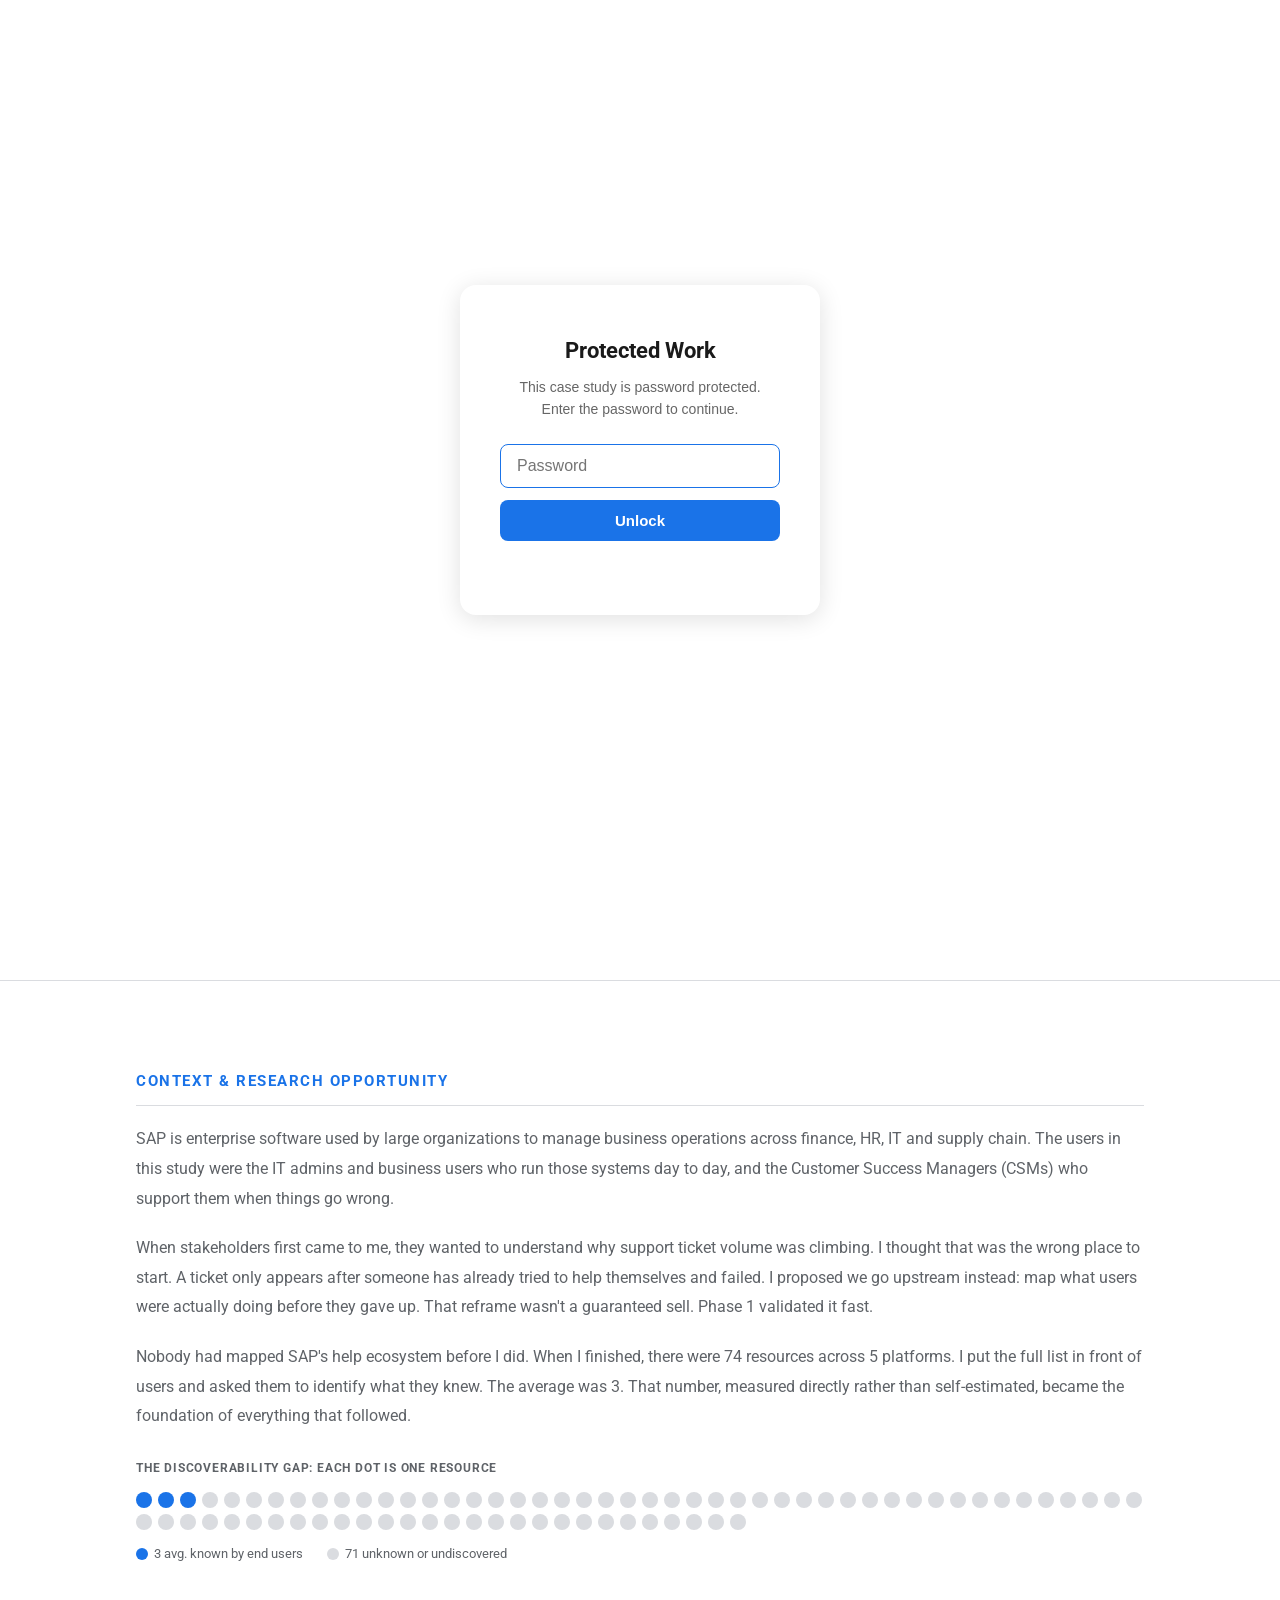
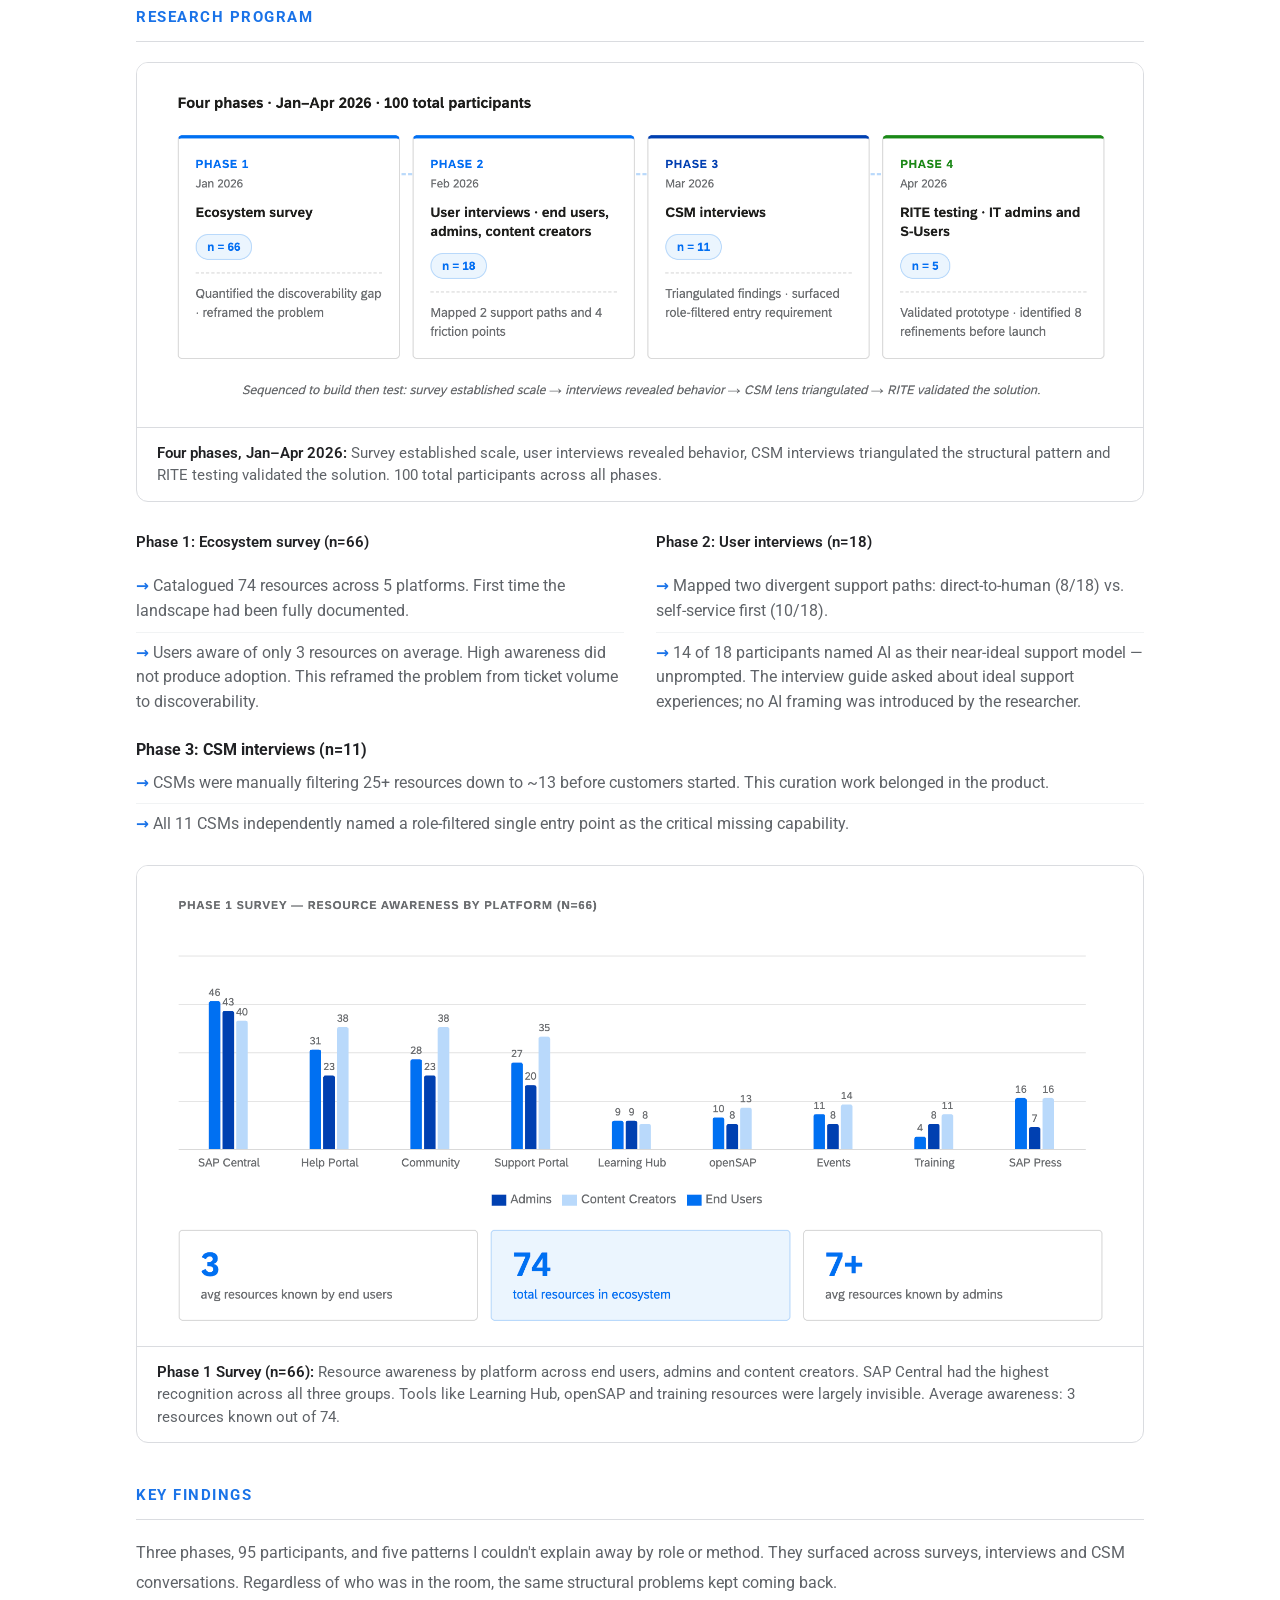
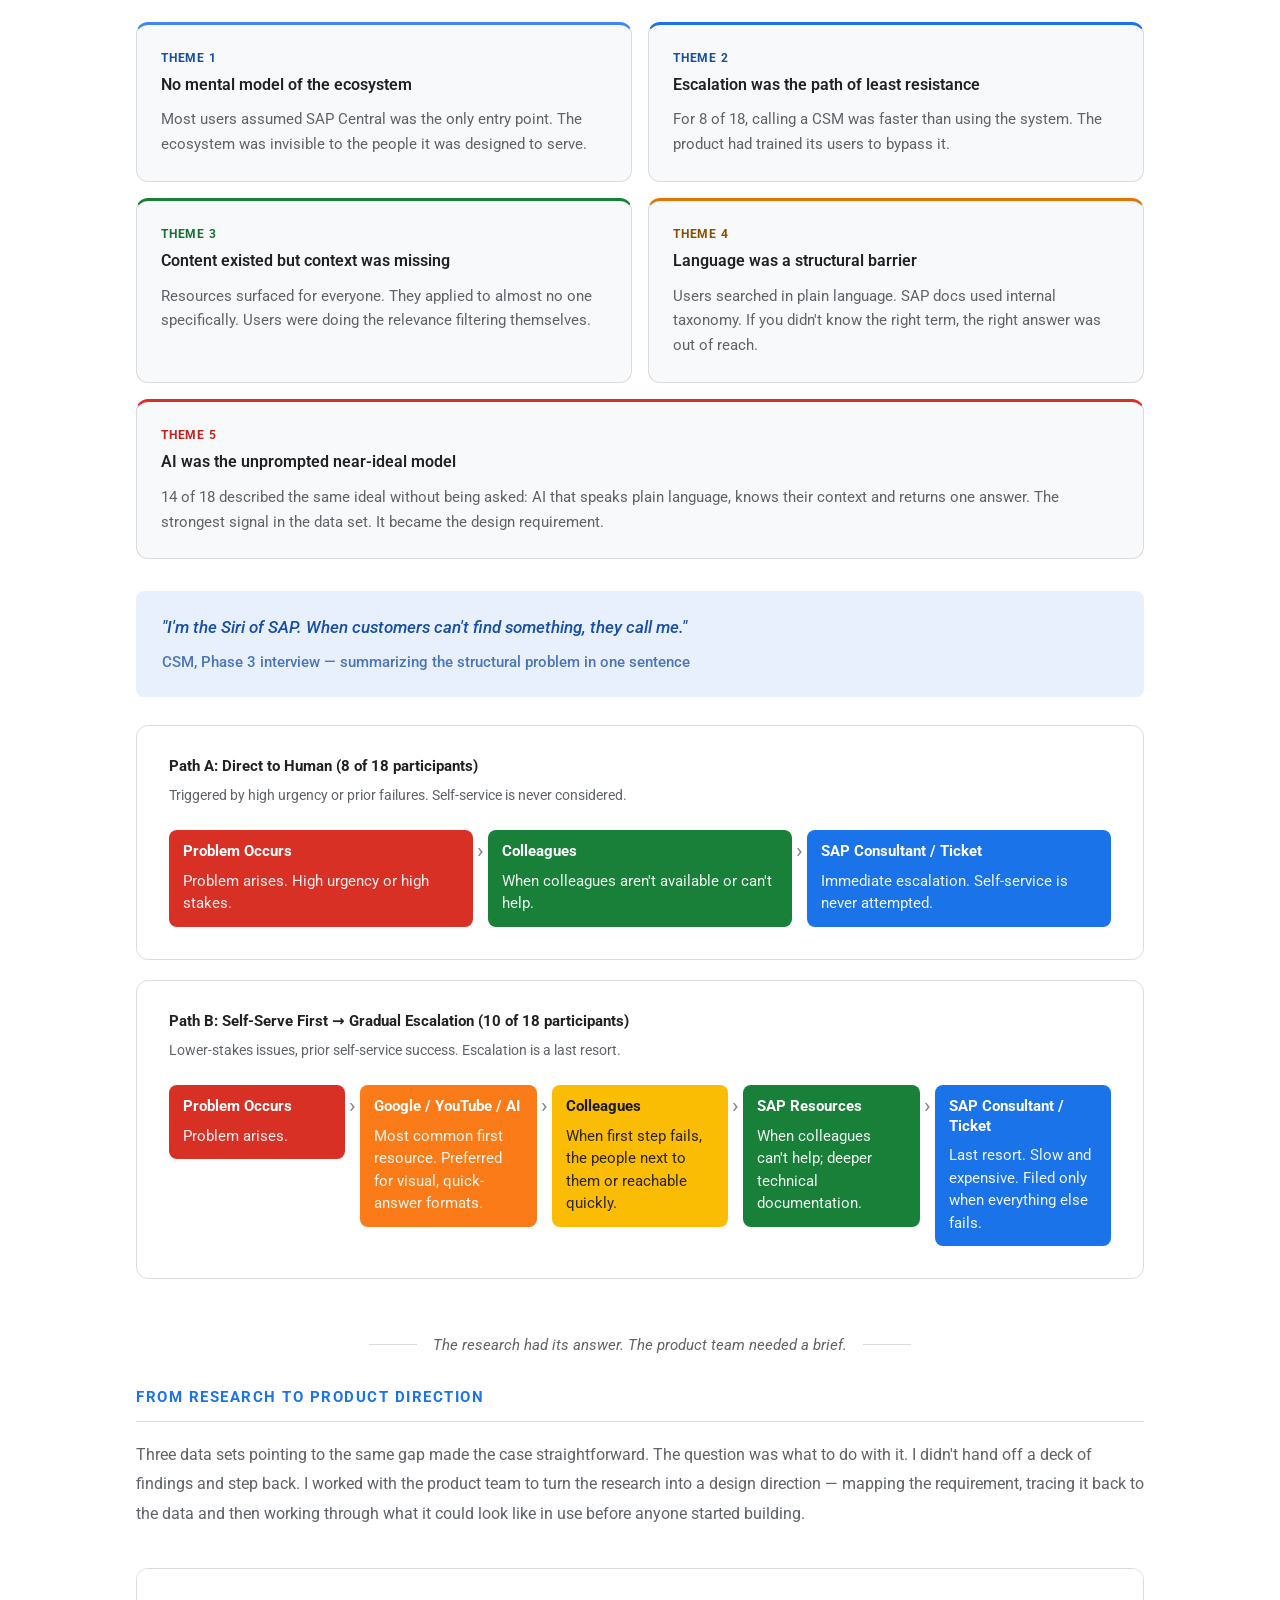
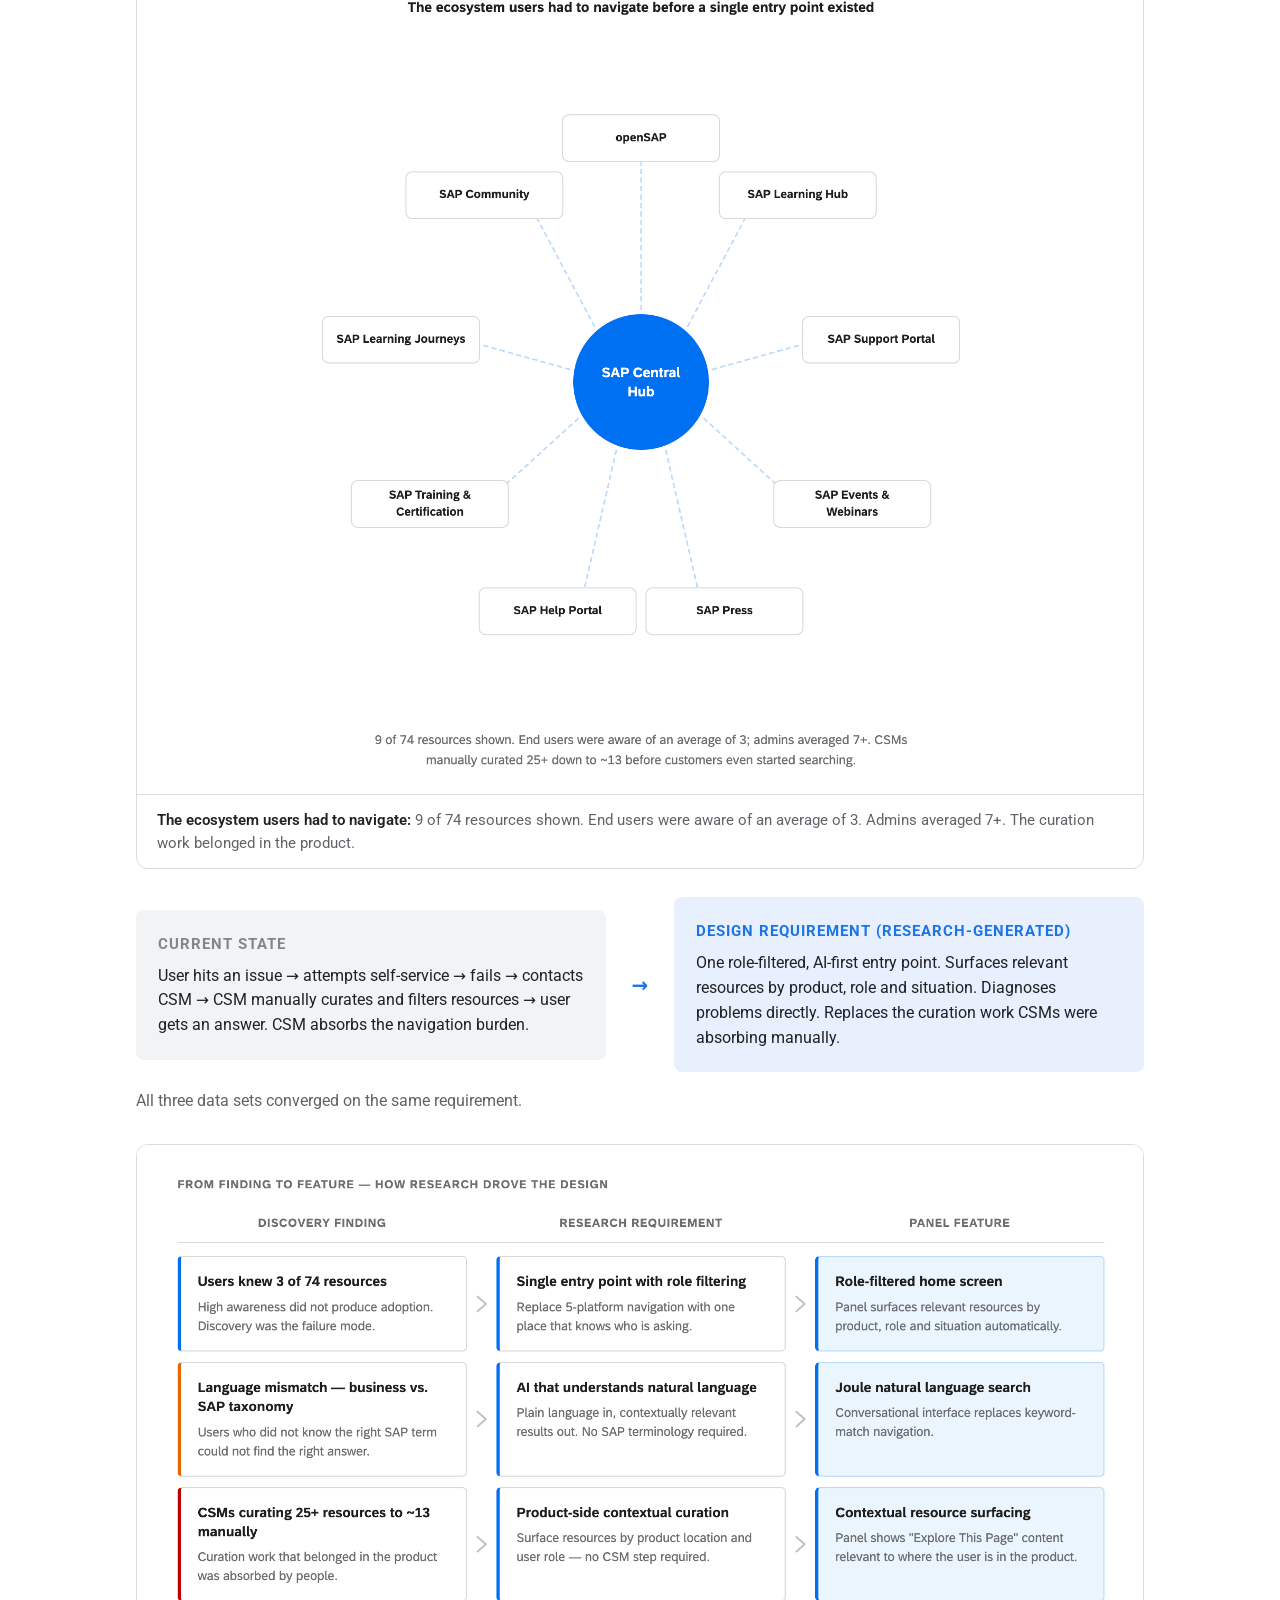
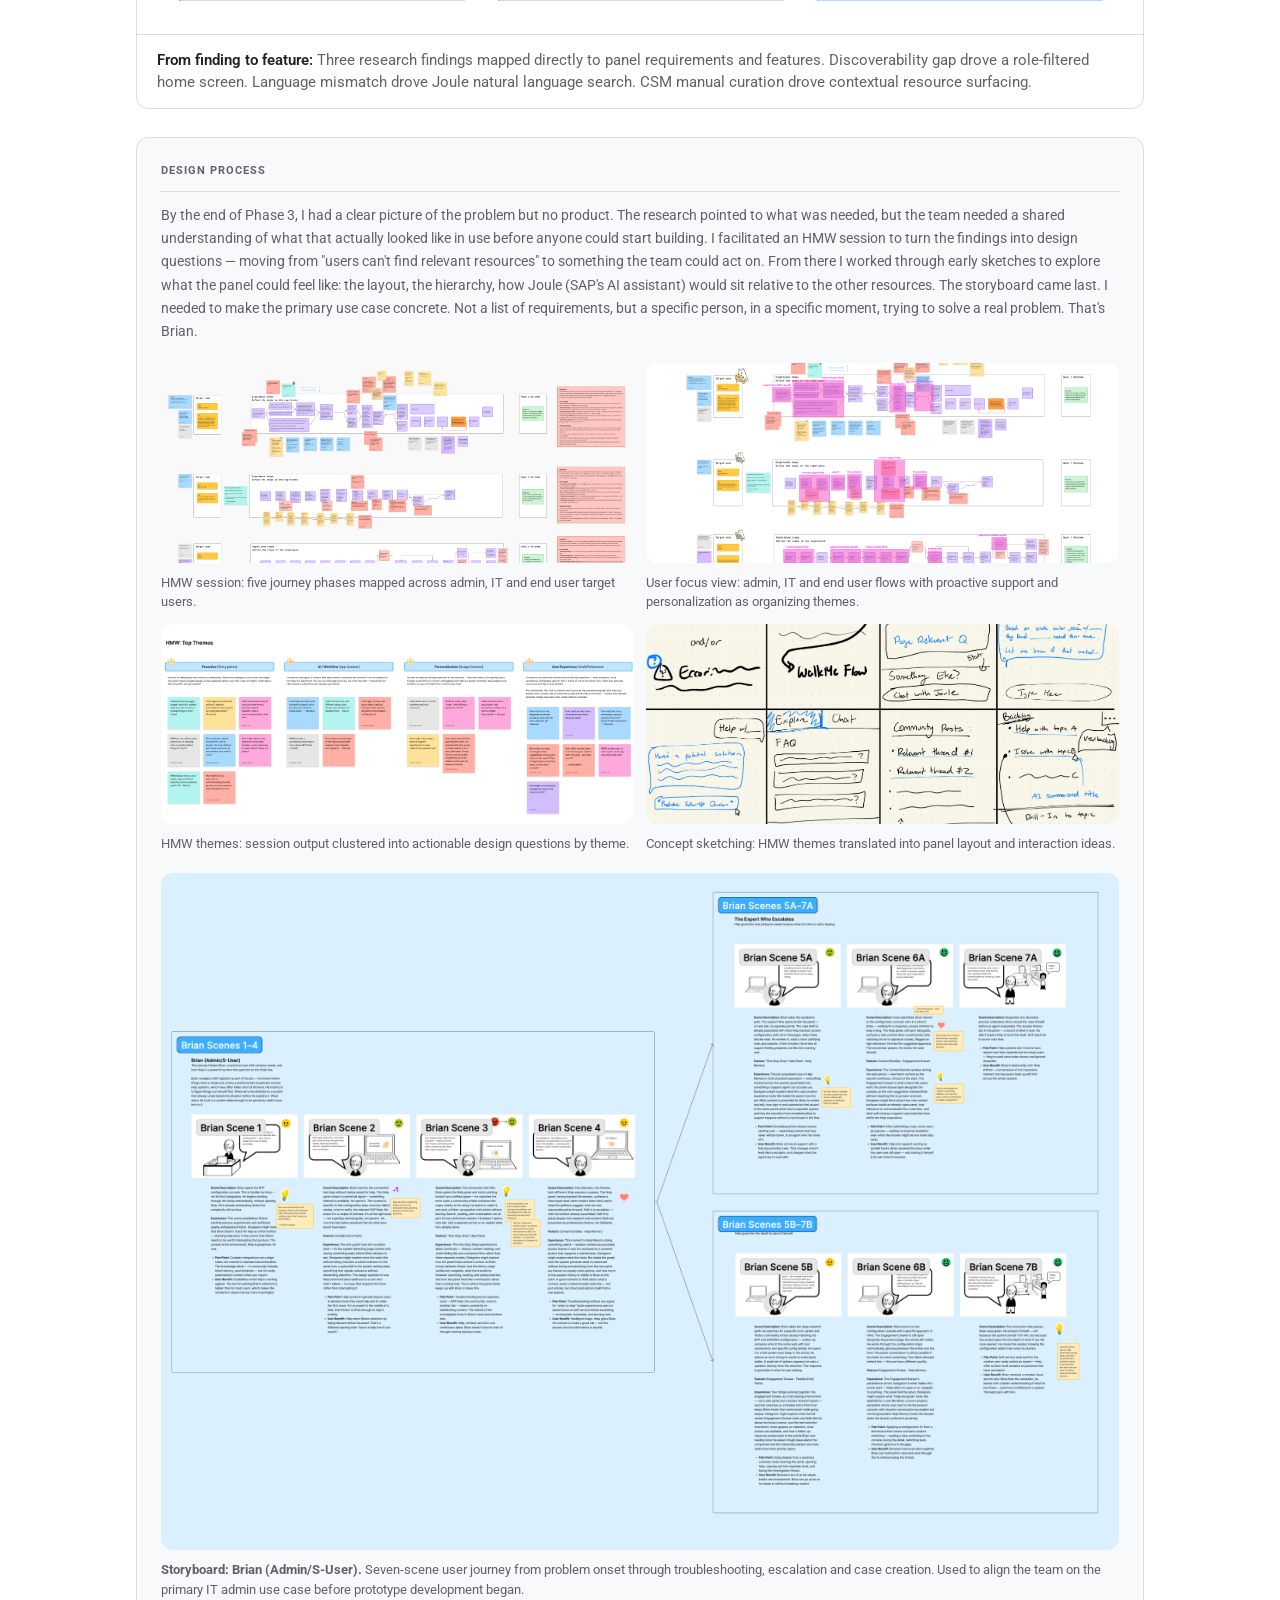
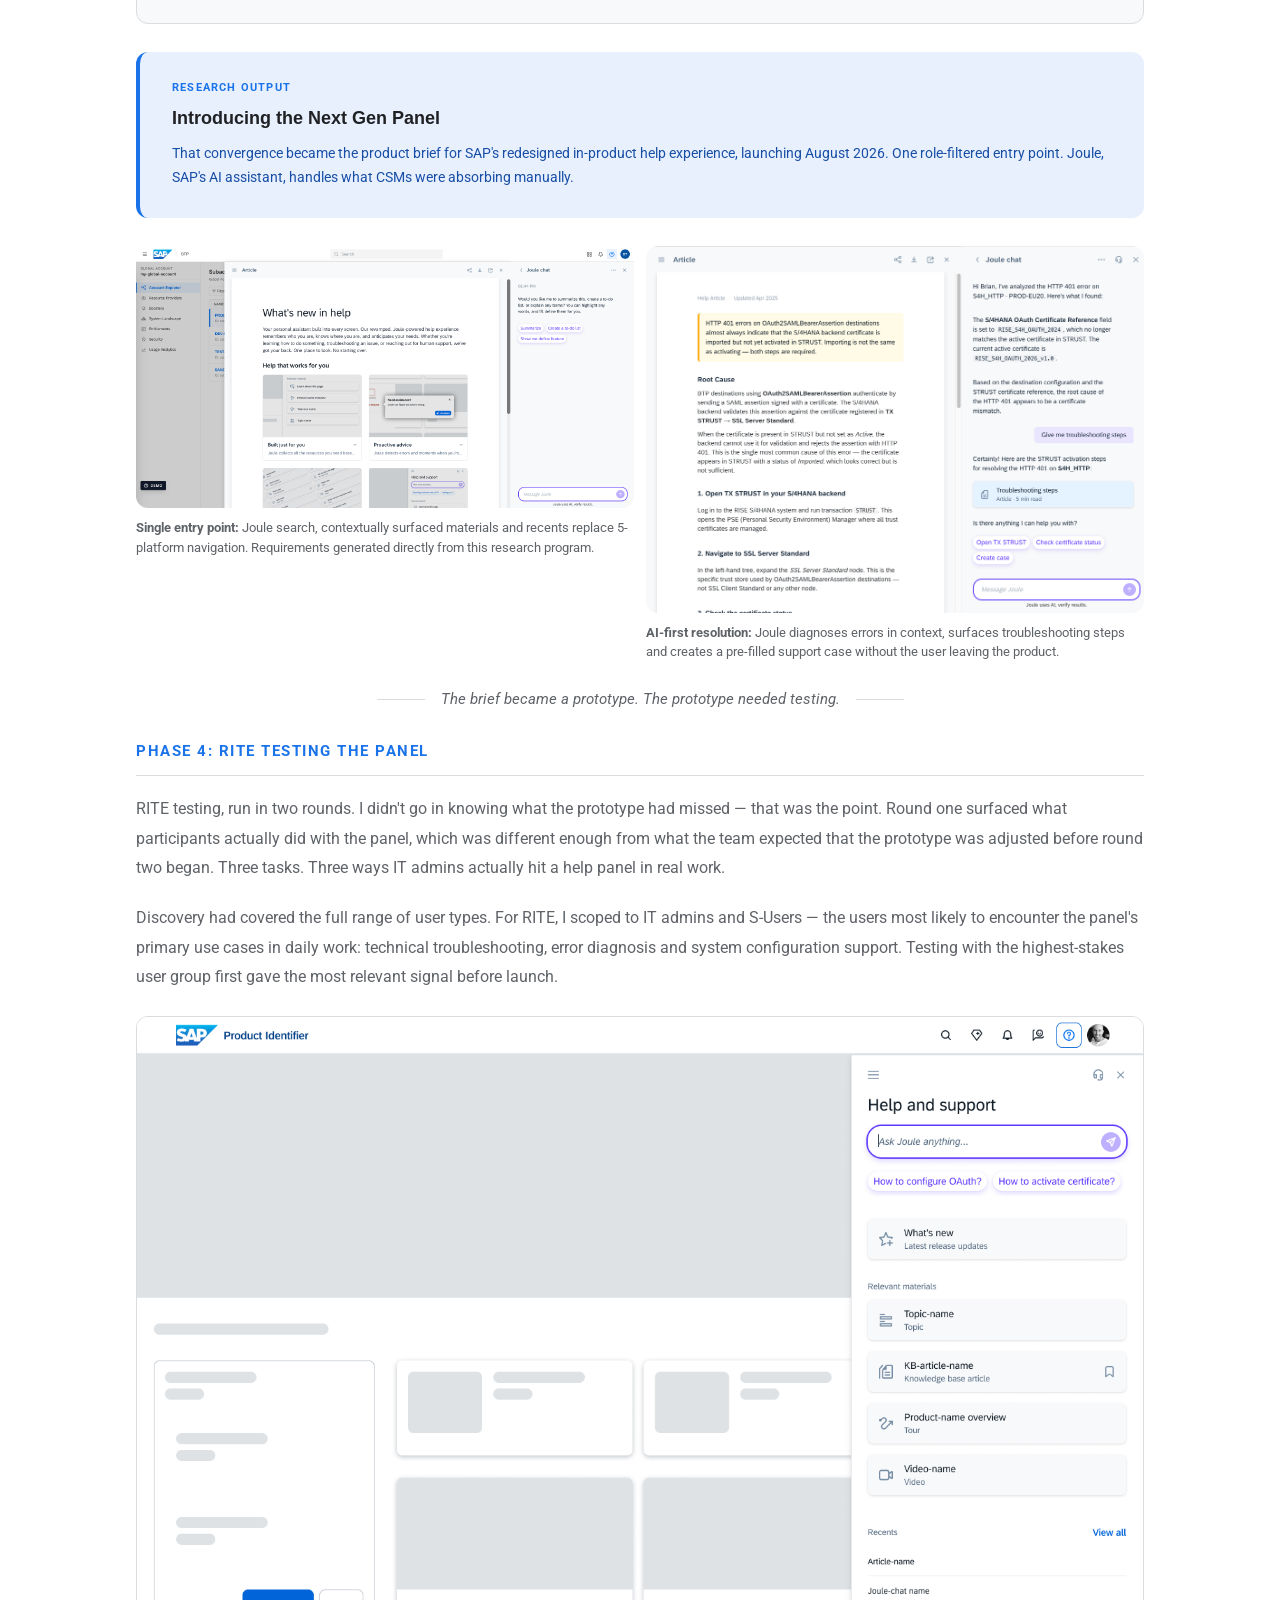
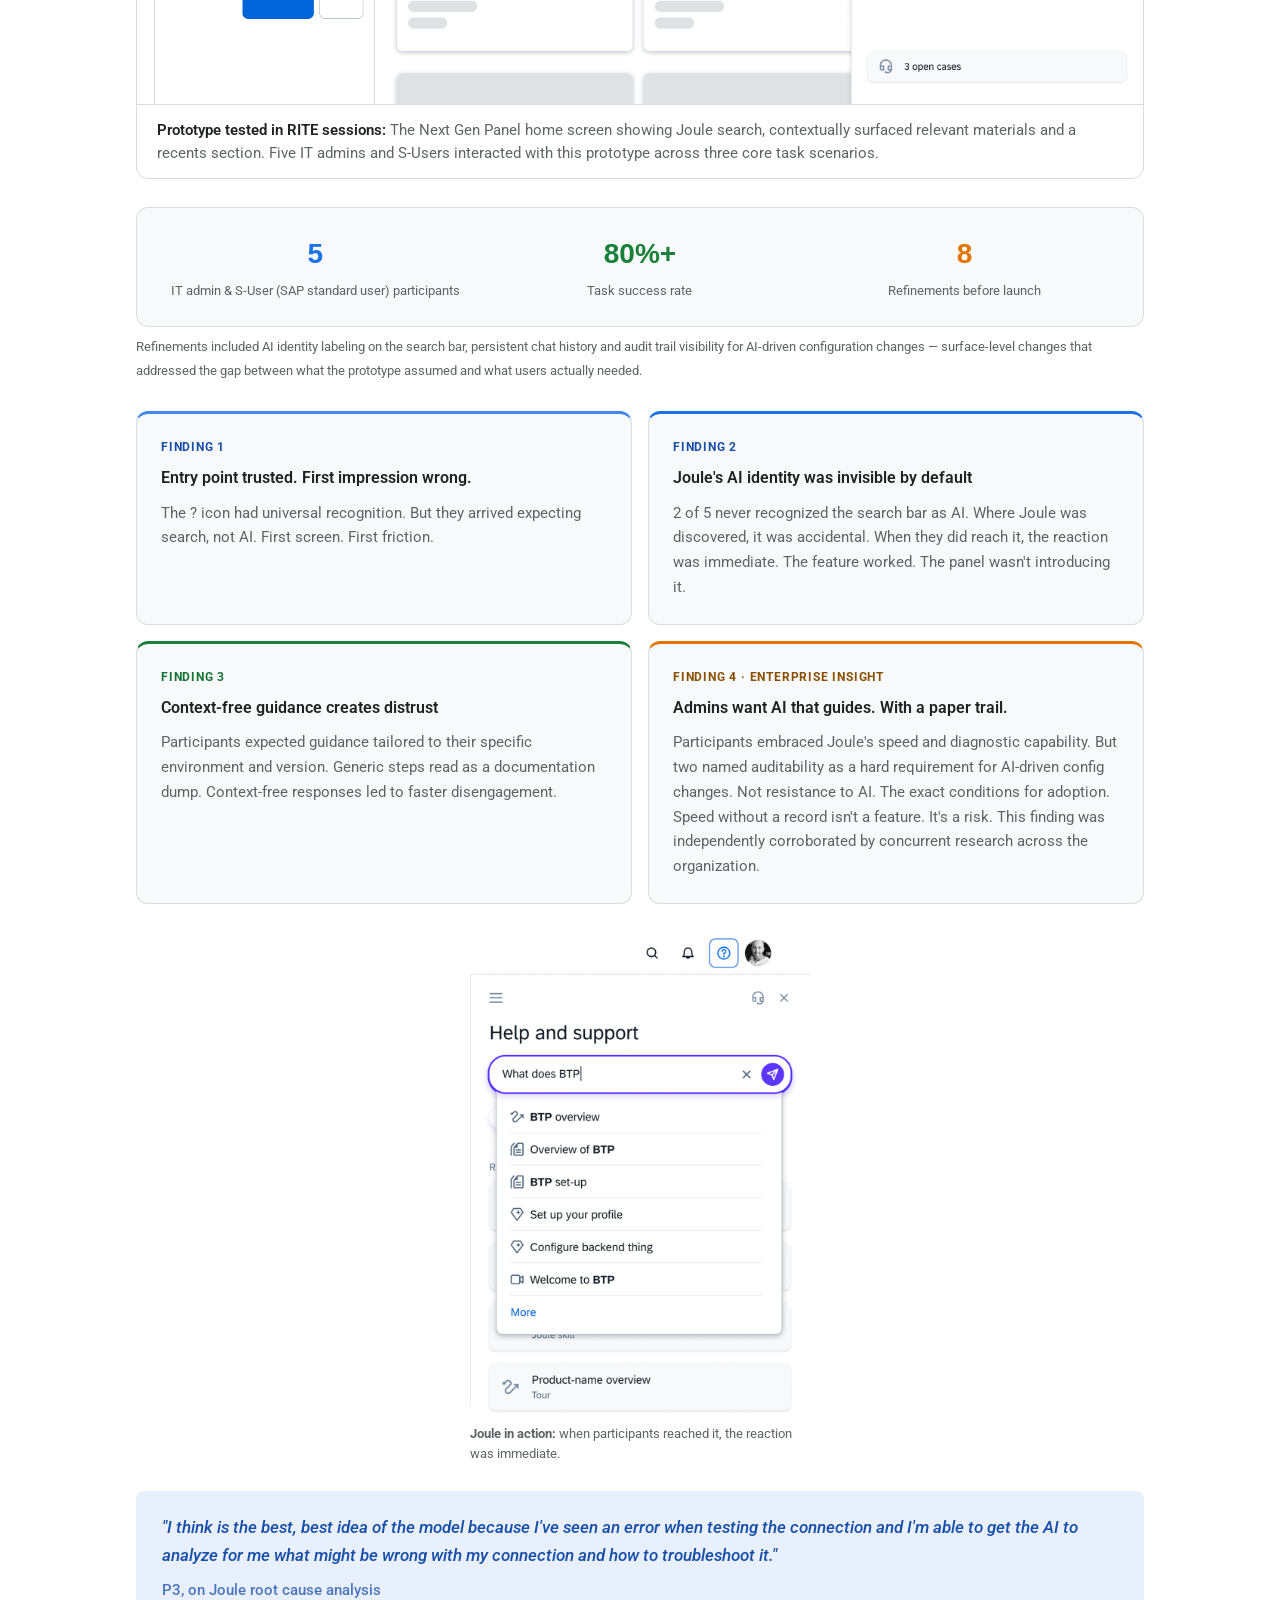
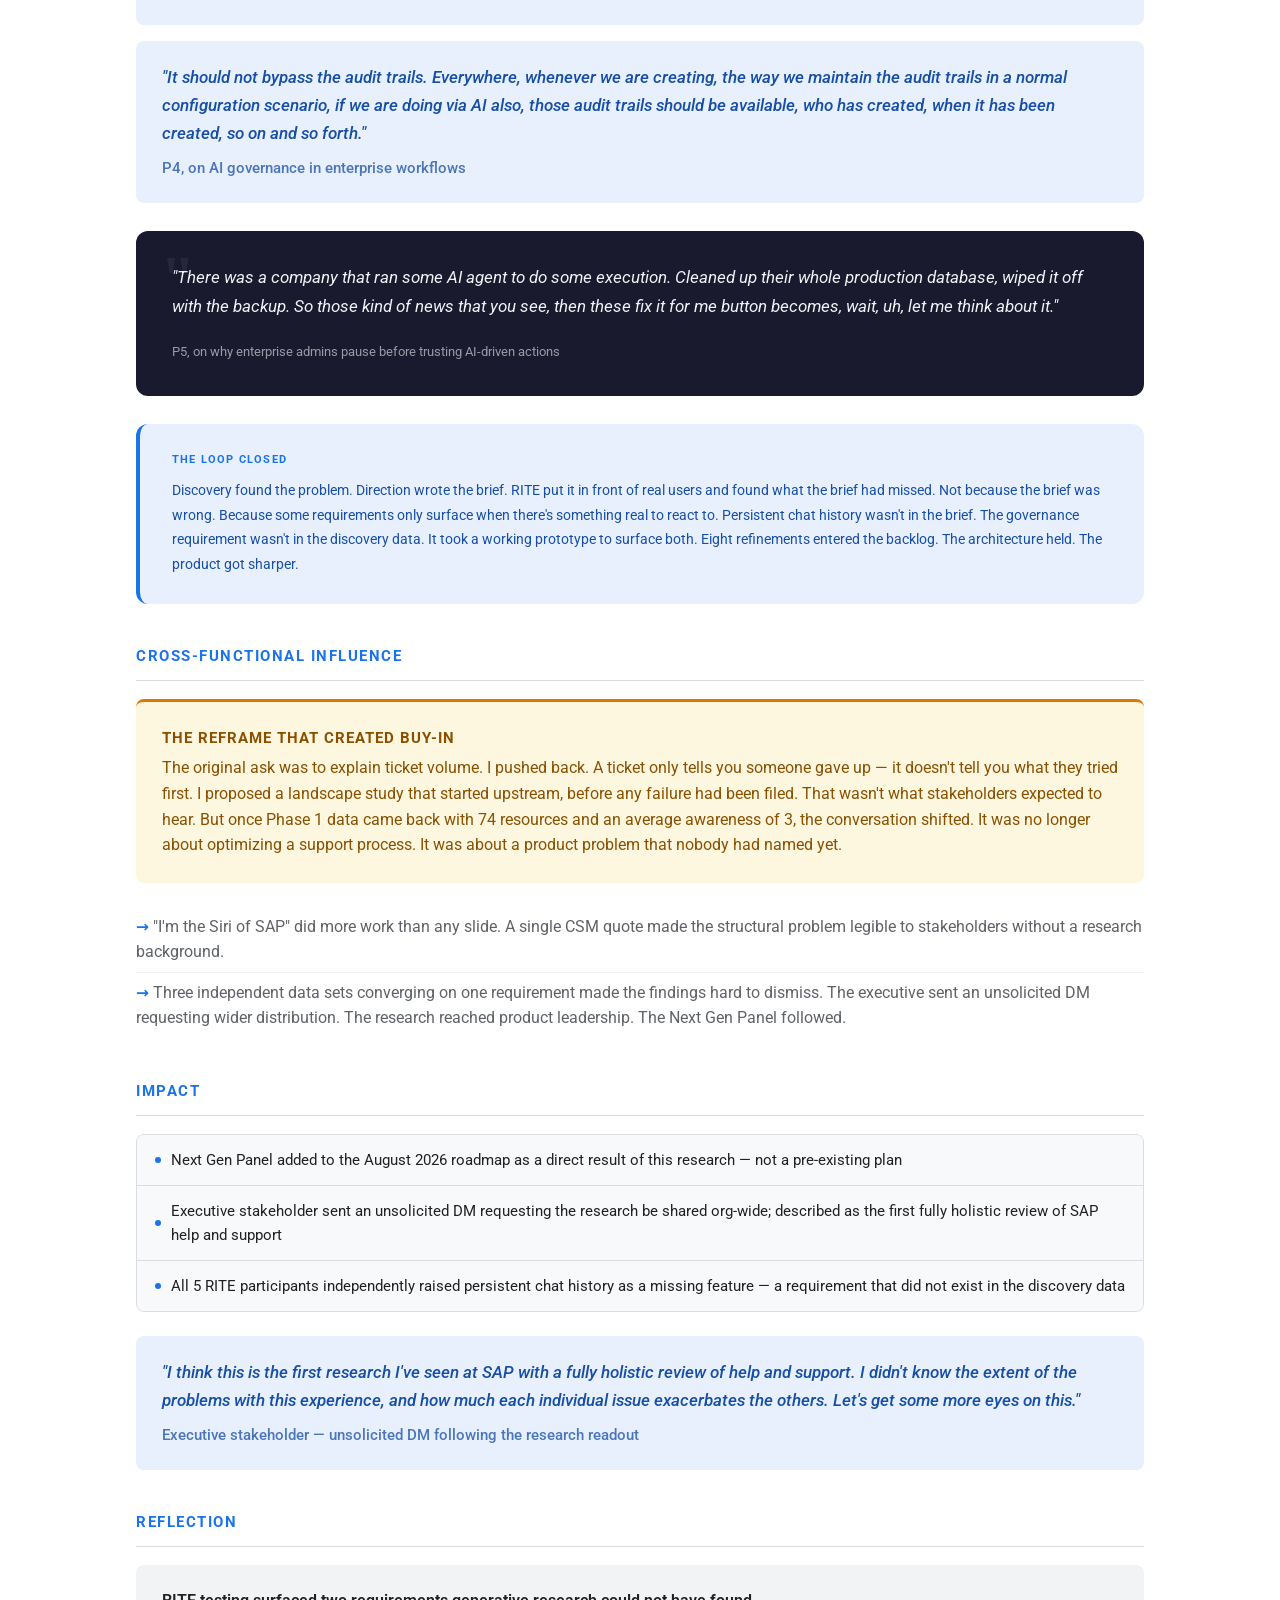
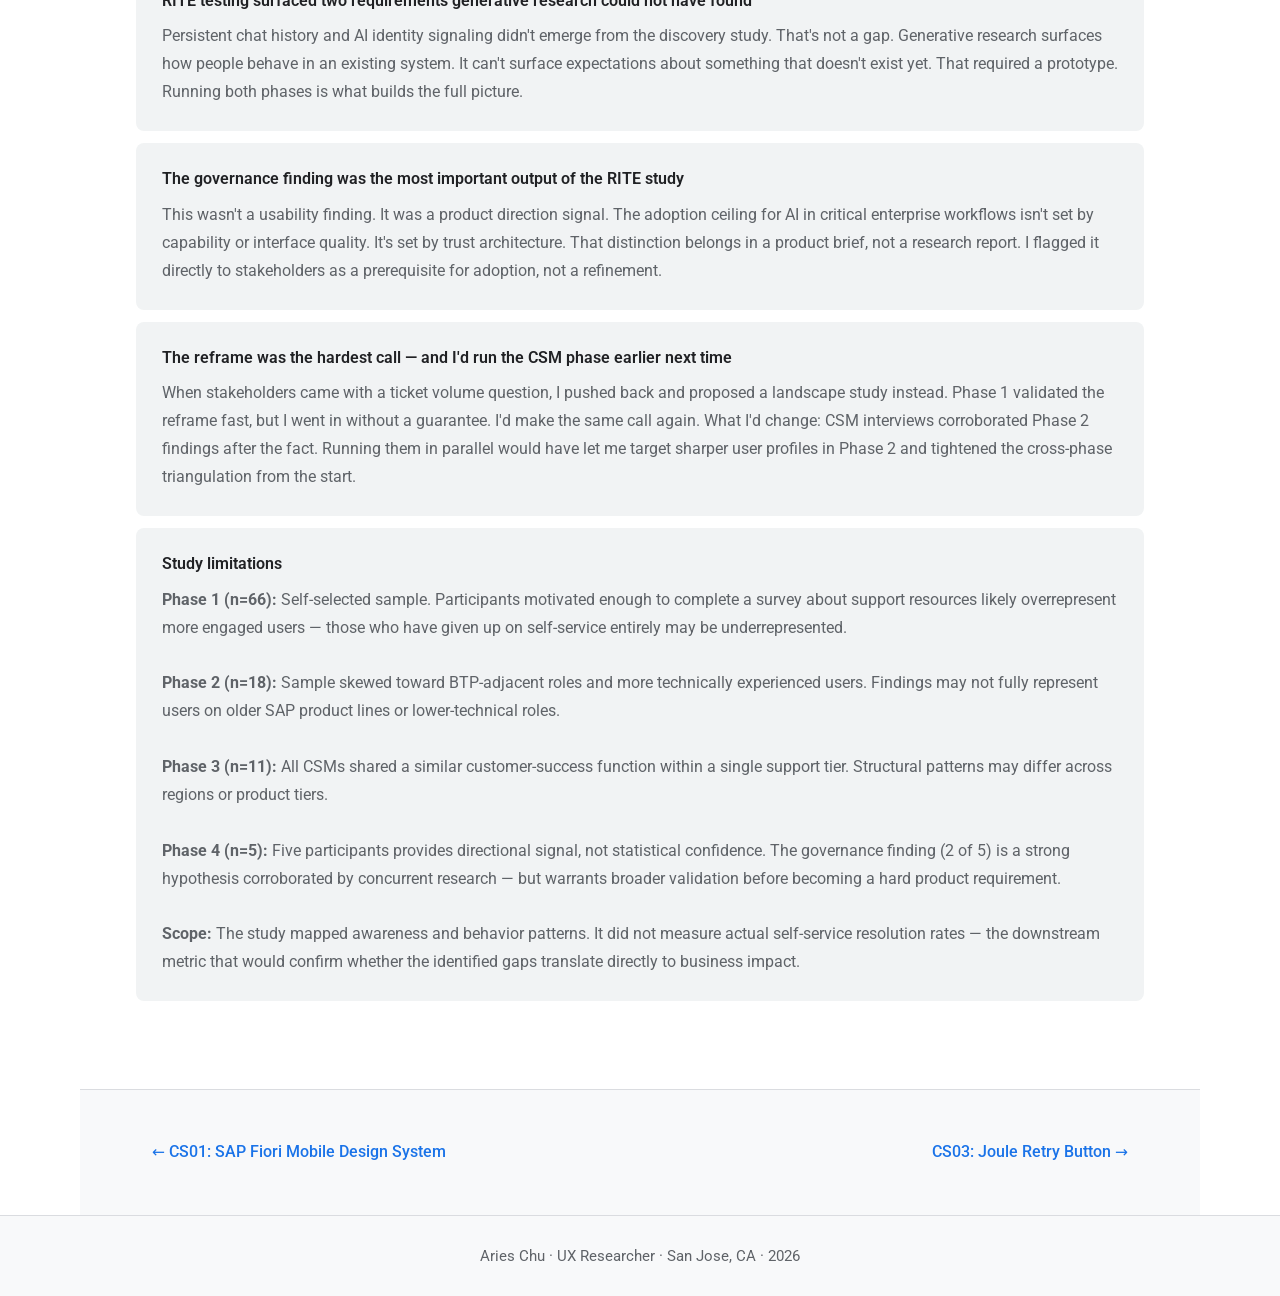
<file: cs01-support-landscape.html>
<!DOCTYPE html>
<html lang="en">
<head>
    <meta charset="UTF-8" />
    <meta name="viewport" content="width=device-width, initial-scale=1.0" />
    <title>The Support Landscape Nobody Had Mapped · Aries Chu</title>
    <link rel="preconnect" href="https://fonts.googleapis.com" />
    <link rel="preconnect" href="https://fonts.gstatic.com" crossorigin />
    <link href="https://fonts.googleapis.com/css2?family=Google+Sans:wght@400;500;700&family=Roboto:wght@300;400;500;700&display=swap" rel="stylesheet" />
    <link rel="stylesheet" href="style.css" />
</head>
<body>

<style>
#pw-gate{position:fixed;inset:0;background:#fff;z-index:9999;display:flex;align-items:center;justify-content:center;font-family:'Google Sans',sans-serif}
#pw-box{text-align:center;padding:48px 40px;border-radius:16px;box-shadow:0 4px 24px rgba(0,0,0,.12);max-width:360px;width:90%}
#pw-box h2{margin:0 0 8px;font-size:22px;font-weight:700;color:#1a1a1a}
#pw-box p{margin:0 0 24px;font-size:14px;color:#666}
#pw-input{width:100%;box-sizing:border-box;padding:12px 16px;border:1.5px solid #ddd;border-radius:8px;font-size:16px;outline:none;margin-bottom:12px;transition:border-color .2s}
#pw-input:focus{border-color:#1a73e8}
#pw-btn{width:100%;padding:12px;background:#1a73e8;color:#fff;border:none;border-radius:8px;font-size:15px;font-weight:600;cursor:pointer;transition:background .2s}
#pw-btn:hover{background:#1558b0}
#pw-error{color:#d93025;font-size:13px;margin-top:8px;min-height:18px}
</style>
<div id="pw-gate">
  <div id="pw-box">
    <h2>Protected Work</h2>
    <p>This case study is password protected.<br>Enter the password to continue.</p>
    <input id="pw-input" type="password" placeholder="Password" autofocus />
    <button id="pw-btn">Unlock</button>
    <div id="pw-error"></div>
  </div>
</div>
<script>
(function(){
  var h='cc7fffc22c4f12d190e818690c66a232d95bd5b590fcdf50bcedebca912ea720';
  var key='portfolio_unlocked';
  if(sessionStorage.getItem(key)==='1'){document.getElementById('pw-gate').style.display='none';return;}
  async function attempt(){
    var val=document.getElementById('pw-input').value;
    var buf=await crypto.subtle.digest('SHA-256',new TextEncoder().encode(val));
    var hex=Array.from(new Uint8Array(buf)).map(function(b){return b.toString(16).padStart(2,'0')}).join('');
    if(hex===h){
      sessionStorage.setItem(key,'1');
      document.getElementById('pw-gate').style.display='none';
    } else {
      document.getElementById('pw-error').textContent='Incorrect password. Try again.';
      document.getElementById('pw-input').value='';
      document.getElementById('pw-input').focus();
    }
  }
  document.getElementById('pw-btn').addEventListener('click',attempt);
  document.getElementById('pw-input').addEventListener('keydown',function(e){if(e.key==='Enter')attempt();});
})();
</script>

<nav class="nav">
    <a href="index.html" class="nav-logo">Aries <span>Chu</span></a>
    <ul class="nav-links">
        <li><a href="index.html#approach">Approach</a></li>
        <li><a href="index.html#work">Work</a></li>
        <li><a href="index.html#about">About</a></li>
        <li><a href="index.html#contact">Contact</a></li>
    </ul>
    <a href="index.html#work" class="nav-back">← All work</a>
</nav>

<div class="section">
    <div class="cs-hero-grid">
        <div>
            <div class="tags"><span class="tag t-blue">Product Discovery</span><span class="tag t-amber">Product Direction</span><span class="tag t-green">RITE Testing</span></div>
            <div class="cs-num">02 · The Support Landscape Nobody Had Mapped · Jan–Apr 2026 · 4 phases</div>
            <h1 class="cs-page-title">The Support Landscape Nobody Had Mapped</h1>
            <p class="cs-hook">Self-service wasn't failing because SAP lacked resources. It had 74, across 5 platforms. It was failing because users knew 3. I mapped the structural reasons why. The findings became requirements. The requirements became a product.</p>
        </div>
        <div class="cs-hero-media">
            <img src="pic/bio next gen.png" alt="Next Gen Panel — the product outcome of this research program" />
        </div>
    </div>

    <div class="snapshot">
        <div class="snap">
            <div class="snap-lbl">My Role</div>
            <div class="snap-val">Sole researcher across all 4 phases. Owned the full scope: survey design, interview recruitment and facilitation, CSM study design, synthesis and product framing, RITE study design and delivery, and all stakeholder readouts.</div>
        </div>
        <div class="snap">
            <div class="snap-lbl">Methods</div>
            <div class="snap-val">Ecosystem survey (n=66) · semi-structured interviews (n=18) · CSM (Customer Success Manager) interviews (n=11) · RITE testing, 2 rounds (n=5)</div>
        </div>
        <div class="snap snap-wide">
            <div class="snap-lbl">Outcome</div>
            <div class="snap-val">Generated requirements for the Next Gen Panel — SAP's redesigned in-product help panel — a role-filtered, AI-first entry point replacing the curation CSMs were doing manually. RITE testing validated the prototype with 80%+ task success and surfaced 8 refinements before launch. Product launching August 2026.</div>
        </div>
    </div>

</div>

<hr class="divider" />

<div class="section">
    <div class="ns">
        <div class="ns-h">Context &amp; Research Opportunity</div>
        <p class="ns-p">SAP is enterprise software used by large organizations to manage business operations across finance, HR, IT and supply chain. The users in this study were the IT admins and business users who run those systems day to day, and the Customer Success Managers (CSMs) who support them when things go wrong.</p>
        <p class="ns-p">When stakeholders first came to me, they wanted to understand why support ticket volume was climbing. I thought that was the wrong place to start. A ticket only appears after someone has already tried to help themselves and failed. I proposed we go upstream instead: map what users were actually doing before they gave up. That reframe wasn't a guaranteed sell. Phase 1 validated it fast.</p>
        <p class="ns-p">Nobody had mapped SAP's help ecosystem before I did. When I finished, there were 74 resources across 5 platforms. I put the full list in front of users and asked them to identify what they knew. The average was 3. That number, measured directly rather than self-estimated, became the foundation of everything that followed.</p>
        <!-- VISUALIZATION 2: 74 vs 3 dot matrix -->
        <div style="margin-top:28px;margin-bottom:4px">
            <div style="font-size:12px;font-weight:700;text-transform:uppercase;letter-spacing:0.8px;color:var(--md-on-surface-variant);margin-bottom:14px">The discoverability gap: each dot is one resource</div>
            <div id="cs01-dotgrid" style="display:flex;flex-wrap:wrap;gap:6px;margin-bottom:14px"></div>
            <script>
            (function(){
                var g=document.getElementById('cs01-dotgrid');
                for(var i=0;i<74;i++){
                    var d=document.createElement('div');
                    d.style.cssText='width:16px;height:16px;border-radius:50%;flex-shrink:0;background:'+(i<3?'var(--md-primary)':'var(--md-outline-variant)');
                    g.appendChild(d);
                }
            })();
            </script>
            <div style="display:flex;gap:24px;font-size:13px;color:var(--md-on-surface-variant)">
                <span style="display:flex;align-items:center;gap:6px"><span style="display:inline-block;width:12px;height:12px;border-radius:50%;background:var(--md-primary)"></span>3 avg. known by end users</span>
                <span style="display:flex;align-items:center;gap:6px"><span style="display:inline-block;width:12px;height:12px;border-radius:50%;background:var(--md-outline-variant)"></span>71 unknown or undiscovered</span>
            </div>
        </div>

    </div>
    <div class="ns">
        <div class="ns-h">Research Program</div>

        <figure class="cs-figure cs-figure-wide" style="margin-top:20px;margin-bottom:8px">
            <img src="pic/case study phase.png" alt="Four-phase research program: survey, user interviews, CSM interviews and RITE testing — Jan to Apr 2026" style="width:100%;height:auto;display:block" />
            <figcaption><strong>Four phases, Jan–Apr 2026:</strong> Survey established scale, user interviews revealed behavior, CSM interviews triangulated the structural pattern and RITE testing validated the solution. 100 total participants across all phases.</figcaption>
        </figure>

        <div class="two-col" style="margin-top:28px">
            <div class="ns-col">
                <h4>Phase 1: Ecosystem survey (n=66)</h4>
                <ul class="ns-list">
                    <li>Catalogued 74 resources across 5 platforms. First time the landscape had been fully documented.</li>
                    <li>Users aware of only 3 resources on average. High awareness did not produce adoption. This reframed the problem from ticket volume to discoverability.</li>
                </ul>
            </div>
            <div class="ns-col">
                <h4>Phase 2: User interviews (n=18)</h4>
                <ul class="ns-list">
                    <li>Mapped two divergent support paths: direct-to-human (8/18) vs. self-service first (10/18).</li>
                    <li>14 of 18 participants named AI as their near-ideal support model — unprompted. The interview guide asked about ideal support experiences; no AI framing was introduced by the researcher.</li>
                </ul>
            </div>
        </div>
        <div style="margin-top:14px">
            <h4>Phase 3: CSM interviews (n=11)</h4>
            <ul class="ns-list">
                <li>CSMs were manually filtering 25+ resources down to ~13 before customers started. This curation work belonged in the product.</li>
                <li>All 11 CSMs independently named a role-filtered single entry point as the critical missing capability.</li>
            </ul>
        </div>

        <figure class="cs-figure cs-figure-wide" style="margin-top:20px;margin-bottom:4px">
            <img src="pic/graph survey.png" alt="Phase 1 Survey — Resource Awareness by Platform (N=66)" style="width:100%;height:auto;display:block" />
            <figcaption><strong>Phase 1 Survey (n=66):</strong> Resource awareness by platform across end users, admins and content creators. SAP Central had the highest recognition across all three groups. Tools like Learning Hub, openSAP and training resources were largely invisible. Average awareness: 3 resources known out of 74.</figcaption>
        </figure>
    </div>
    <div class="ns">
        <div class="ns-h">Key Findings</div>
        <p class="ns-p">Three phases, 95 participants, and five patterns I couldn't explain away by role or method. They surfaced across surveys, interviews and CSM conversations. Regardless of who was in the room, the same structural problems kept coming back.</p>

        <div style="display:grid;grid-template-columns:1fr 1fr;gap:16px;margin-top:24px;margin-bottom:32px">
            <div style="background:var(--md-surface-container-low);border:1px solid var(--md-outline-variant);border-radius:var(--shape-lg);padding:24px;border-top:3px solid #4285F4">
                <div style="font-size:12px;font-weight:700;color:#174EA6;margin-bottom:4px;text-transform:uppercase;letter-spacing:0.8px">Theme 1</div>
                <div style="font-family:var(--font-ui);font-size:16px;font-weight:600;color:var(--md-on-surface);margin-bottom:10px">No mental model of the ecosystem</div>
                <p style="font-size:15px;color:var(--md-on-surface-variant);line-height:1.65;margin:0">Most users assumed SAP Central was the only entry point. The ecosystem was invisible to the people it was designed to serve.</p>
            </div>
            <div style="background:var(--md-surface-container-low);border:1px solid var(--md-outline-variant);border-radius:var(--shape-lg);padding:24px;border-top:3px solid #1A73E8">
                <div style="font-size:12px;font-weight:700;color:#174EA6;margin-bottom:4px;text-transform:uppercase;letter-spacing:0.8px">Theme 2</div>
                <div style="font-family:var(--font-ui);font-size:16px;font-weight:600;color:var(--md-on-surface);margin-bottom:10px">Escalation was the path of least resistance</div>
                <p style="font-size:15px;color:var(--md-on-surface-variant);line-height:1.65;margin:0">For 8 of 18, calling a CSM was faster than using the system. The product had trained its users to bypass it.</p>
            </div>
            <div style="background:var(--md-surface-container-low);border:1px solid var(--md-outline-variant);border-radius:var(--shape-lg);padding:24px;border-top:3px solid #188038">
                <div style="font-size:12px;font-weight:700;color:#137333;margin-bottom:4px;text-transform:uppercase;letter-spacing:0.8px">Theme 3</div>
                <div style="font-family:var(--font-ui);font-size:16px;font-weight:600;color:var(--md-on-surface);margin-bottom:10px">Content existed but context was missing</div>
                <p style="font-size:15px;color:var(--md-on-surface-variant);line-height:1.65;margin:0">Resources surfaced for everyone. They applied to almost no one specifically. Users were doing the relevance filtering themselves.</p>
            </div>
            <div style="background:var(--md-surface-container-low);border:1px solid var(--md-outline-variant);border-radius:var(--shape-lg);padding:24px;border-top:3px solid #E37400">
                <div style="font-size:12px;font-weight:700;color:#8A5000;margin-bottom:4px;text-transform:uppercase;letter-spacing:0.8px">Theme 4</div>
                <div style="font-family:var(--font-ui);font-size:16px;font-weight:600;color:var(--md-on-surface);margin-bottom:10px">Language was a structural barrier</div>
                <p style="font-size:15px;color:var(--md-on-surface-variant);line-height:1.65;margin:0">Users searched in plain language. SAP docs used internal taxonomy. If you didn't know the right term, the right answer was out of reach.</p>
            </div>
            <div style="background:var(--md-surface-container-low);border:1px solid var(--md-outline-variant);border-radius:var(--shape-lg);padding:24px;border-top:3px solid #D93025;grid-column:1/-1">
                <div style="font-size:12px;font-weight:700;color:#C5221F;margin-bottom:4px;text-transform:uppercase;letter-spacing:0.8px">Theme 5</div>
                <div style="font-family:var(--font-ui);font-size:16px;font-weight:600;color:var(--md-on-surface);margin-bottom:10px">AI was the unprompted near-ideal model</div>
                <p style="font-size:15px;color:var(--md-on-surface-variant);line-height:1.65;margin:0">14 of 18 described the same ideal without being asked: AI that speaks plain language, knows their context and returns one answer. The strongest signal in the data set. It became the design requirement.</p>
            </div>
        </div>

        <div class="quote" style="margin-bottom:28px">
            <p>"I'm the Siri of SAP. When customers can't find something, they call me."</p>
            <cite>CSM, Phase 3 interview — summarizing the structural problem in one sentence</cite>
        </div>

        <!-- Support Paths A and B -->
        <div style="display:flex;flex-direction:column;gap:20px;margin-bottom:28px">

        <div class="viz-journey">
            <div class="viz-journey-label">Path A: Direct to Human (8 of 18 participants)</div>
            <p class="viz-journey-sub">Triggered by high urgency or prior failures. Self-service is never considered.</p>
            <div class="viz-journey-steps">
                <div class="viz-step viz-step--red">
                    <div class="viz-step-num">Problem Occurs</div>
                    <div class="viz-step-body">Problem arises. High urgency or high stakes.</div>
                </div>
                <div class="viz-step-arrow">›</div>
                <div class="viz-step viz-step--green">
                    <div class="viz-step-num">Colleagues</div>
                    <div class="viz-step-body">When colleagues aren't available or can't help.</div>
                </div>
                <div class="viz-step-arrow">›</div>
                <div class="viz-step viz-step--blue">
                    <div class="viz-step-num">SAP Consultant / Ticket</div>
                    <div class="viz-step-body">Immediate escalation. Self-service is never attempted.</div>
                </div>
            </div>
        </div>

        <div class="viz-journey" style="margin-top:0">
            <div class="viz-journey-label">Path B: Self-Serve First → Gradual Escalation (10 of 18 participants)</div>
            <p class="viz-journey-sub">Lower-stakes issues, prior self-service success. Escalation is a last resort.</p>
            <div class="viz-journey-steps">
                <div class="viz-step viz-step--red">
                    <div class="viz-step-num">Problem Occurs</div>
                    <div class="viz-step-body">Problem arises.</div>
                </div>
                <div class="viz-step-arrow">›</div>
                <div class="viz-step viz-step--orange">
                    <div class="viz-step-num">Google / YouTube / AI</div>
                    <div class="viz-step-body">Most common first resource. Preferred for visual, quick-answer formats.</div>
                </div>
                <div class="viz-step-arrow">›</div>
                <div class="viz-step viz-step--amber">
                    <div class="viz-step-num">Colleagues</div>
                    <div class="viz-step-body">When first step fails, the people next to them or reachable quickly.</div>
                </div>
                <div class="viz-step-arrow">›</div>
                <div class="viz-step viz-step--green">
                    <div class="viz-step-num">SAP Resources</div>
                    <div class="viz-step-body">When colleagues can't help; deeper technical documentation.</div>
                </div>
                <div class="viz-step-arrow">›</div>
                <div class="viz-step viz-step--blue">
                    <div class="viz-step-num">SAP Consultant / Ticket</div>
                    <div class="viz-step-body">Last resort. Slow and expensive. Filed only when everything else fails.</div>
                </div>
            </div>
        </div>

        </div>

    </div>
    <div style="text-align:center;padding:20px 0 28px">
        <div style="display:inline-flex;align-items:center;gap:16px">
            <div style="width:48px;height:1px;background:var(--md-outline-variant)"></div>
            <span style="font-style:italic;color:var(--md-on-surface-variant);font-size:15px">The research had its answer. The product team needed a brief.</span>
            <div style="width:48px;height:1px;background:var(--md-outline-variant)"></div>
        </div>
    </div>

    <div class="ns">
        <div class="ns-h">From Research to Product Direction</div>
        <p class="ns-p">Three data sets pointing to the same gap made the case straightforward. The question was what to do with it. I didn't hand off a deck of findings and step back. I worked with the product team to turn the research into a design direction — mapping the requirement, tracing it back to the data and then working through what it could look like in use before anyone started building.</p>

        <figure class="cs-figure cs-figure-wide" style="margin-bottom:28px">
            <img src="pic/all in one stop.png" alt="SAP Central Hub connected to 9 peripheral resources — 9 of 74 shown" style="width:100%;height:auto;display:block" />
            <figcaption><strong>The ecosystem users had to navigate:</strong> 9 of 74 resources shown. End users were aware of an average of 3. Admins averaged 7+. The curation work belonged in the product.</figcaption>
        </figure>

        <div class="reframe">
            <div class="rf-box">
                <div class="rf-mark">Current state</div>
                <div class="rf-text">User hits an issue → attempts self-service → fails → contacts CSM → CSM manually curates and filters resources → user gets an answer. CSM absorbs the navigation burden.</div>
            </div>
            <div class="rf-arrow">→</div>
            <div class="rf-box after">
                <div class="rf-mark">Design requirement (research-generated)</div>
                <div class="rf-text">One role-filtered, AI-first entry point. Surfaces relevant resources by product, role and situation. Diagnoses problems directly. Replaces the curation work CSMs were absorbing manually.</div>
            </div>
        </div>
        <p class="ns-p" style="margin-top:14px">All three data sets converged on the same requirement.</p>

        <!-- Requirements Traceability -->
        <figure class="cs-figure cs-figure-wide" style="margin-top:28px;margin-bottom:28px">
            <img src="pic/help findings.png" alt="From Finding to Feature — How Research Drove the Design" style="width:100%;height:auto;display:block" />
            <figcaption><strong>From finding to feature:</strong> Three research findings mapped directly to panel requirements and features. Discoverability gap drove a role-filtered home screen. Language mismatch drove Joule natural language search. CSM manual curation drove contextual resource surfacing.</figcaption>
        </figure>

        <div style="background:var(--md-surface-container-low);border:1px solid var(--md-outline-variant);border-radius:var(--shape-lg);padding:24px;margin-bottom:28px">
            <div style="font-size:11px;font-weight:700;text-transform:uppercase;letter-spacing:1px;color:var(--md-on-surface-variant);border-bottom:1px solid var(--md-outline-variant);padding-bottom:12px;margin-bottom:12px">Design process</div>
            <p style="font-size:14px;color:var(--md-on-surface-variant);line-height:1.65;margin:0 0 20px">By the end of Phase 3, I had a clear picture of the problem but no product. The research pointed to what was needed, but the team needed a shared understanding of what that actually looked like in use before anyone could start building. I facilitated an HMW session to turn the findings into design questions — moving from "users can't find relevant resources" to something the team could act on. From there I worked through early sketches to explore what the panel could feel like: the layout, the hierarchy, how Joule (SAP's AI assistant) would sit relative to the other resources. The storyboard came last. I needed to make the primary use case concrete. Not a list of requirements, but a specific person, in a specific moment, trying to solve a real problem. That's Brian.</p>
            <div style="display:grid;grid-template-columns:1fr 1fr;gap:12px;margin-bottom:20px">
                <figure style="margin:0">
                    <img src="pic/hmw mapping.png" alt="HMW mapping board — five journey phases across user types" style="width:100%;height:200px;object-fit:cover;display:block;border-radius:var(--shape-lg)" />
                    <figcaption style="padding:10px 0 0;font-size:13px;color:var(--md-on-surface-variant);line-height:1.5">HMW session: five journey phases mapped across admin, IT and end user target users.</figcaption>
                </figure>
                <figure style="margin:0">
                    <img src="pic/hmw mapping 2.png" alt="HMW mapping board — target users with proactive support and personalization flows" style="width:100%;height:200px;object-fit:cover;display:block;border-radius:var(--shape-lg)" />
                    <figcaption style="padding:10px 0 0;font-size:13px;color:var(--md-on-surface-variant);line-height:1.5">User focus view: admin, IT and end user flows with proactive support and personalization as organizing themes.</figcaption>
                </figure>
                <figure style="margin:0">
                    <img src="pic/hmw themes.png" alt="HMW themes — synthesized design questions organized by theme" style="width:100%;height:200px;object-fit:cover;display:block;border-radius:var(--shape-lg)" />
                    <figcaption style="padding:10px 0 0;font-size:13px;color:var(--md-on-surface-variant);line-height:1.5">HMW themes: session output clustered into actionable design questions by theme.</figcaption>
                </figure>
                <figure style="margin:0">
                    <img src="pic/sketching.png" alt="Concept sketching — early solution exploration before prototype development" style="width:100%;height:200px;object-fit:cover;display:block;border-radius:var(--shape-lg)" />
                    <figcaption style="padding:10px 0 0;font-size:13px;color:var(--md-on-surface-variant);line-height:1.5">Concept sketching: HMW themes translated into panel layout and interaction ideas.</figcaption>
                </figure>
            </div>
            <figure style="margin:0">
                <img src="pic/storyboarding.png" alt="Storyboard for Brian (Admin/S-User) — 7-scene user journey through the help panel" style="width:100%;height:auto;display:block;border-radius:var(--shape-lg)" />
                <figcaption style="padding:10px 0 0;font-size:13px;color:var(--md-on-surface-variant);line-height:1.5"><strong>Storyboard: Brian (Admin/S-User).</strong> Seven-scene user journey from problem onset through troubleshooting, escalation and case creation. Used to align the team on the primary IT admin use case before prototype development began.</figcaption>
            </figure>
        </div>

        <div style="background:var(--md-primary-container);border-radius:var(--shape-lg);padding:28px 32px;border-left:4px solid var(--md-primary)">
            <div style="font-size:10.5px;font-weight:700;text-transform:uppercase;letter-spacing:1.2px;color:var(--md-primary);margin-bottom:10px">Research output</div>
            <div style="font-family:'Google Sans',sans-serif;font-size:18px;font-weight:600;color:var(--md-on-surface);margin-bottom:10px;line-height:1.3">Introducing the Next Gen Panel</div>
            <p style="font-size:14px;color:var(--md-on-primary-container);line-height:1.75;margin:0">That convergence became the product brief for SAP's redesigned in-product help experience, launching August 2026. One role-filtered entry point. Joule, SAP's AI assistant, handles what CSMs were absorbing manually.</p>
        </div>

        <!-- Panel gallery -->
        <div style="display:grid;grid-template-columns:1fr 1fr;gap:12px;margin-top:28px">
            <figure style="margin:0">
                <img src="pic/single entry point.png" alt="Next Gen Panel — single entry point home screen" style="width:100%;height:auto;display:block;border-radius:var(--shape-lg)" />
                <figcaption style="padding:10px 0 0;font-size:13px;color:var(--md-on-surface-variant);line-height:1.5"><strong>Single entry point:</strong> Joule search, contextually surfaced materials and recents replace 5-platform navigation. Requirements generated directly from this research program.</figcaption>
            </figure>
            <figure style="margin:0">
                <img src="pic/AI resolution.png" alt="Joule AI-first resolution flow — root cause analysis and support case creation" style="width:100%;height:auto;display:block;border-radius:var(--shape-lg)" />
                <figcaption style="padding:10px 0 0;font-size:13px;color:var(--md-on-surface-variant);line-height:1.5"><strong>AI-first resolution:</strong> Joule diagnoses errors in context, surfaces troubleshooting steps and creates a pre-filled support case without the user leaving the product.</figcaption>
            </figure>
        </div>
    </div>
    <div style="text-align:center;padding:20px 0 28px">
        <div style="display:inline-flex;align-items:center;gap:16px">
            <div style="width:48px;height:1px;background:var(--md-outline-variant)"></div>
            <span style="font-style:italic;color:var(--md-on-surface-variant);font-size:15px">The brief became a prototype. The prototype needed testing.</span>
            <div style="width:48px;height:1px;background:var(--md-outline-variant)"></div>
        </div>
    </div>

    <div class="ns">
        <div class="ns-h">Phase 4: RITE Testing the Panel</div>
        <p class="ns-p">RITE testing, run in two rounds. I didn't go in knowing what the prototype had missed — that was the point. Round one surfaced what participants actually did with the panel, which was different enough from what the team expected that the prototype was adjusted before round two began. Three tasks. Three ways IT admins actually hit a help panel in real work.</p>
        <p class="ns-p">Discovery had covered the full range of user types. For RITE, I scoped to IT admins and S-Users — the users most likely to encounter the panel's primary use cases in daily work: technical troubleshooting, error diagnosis and system configuration support. Testing with the highest-stakes user group first gave the most relevant signal before launch.</p>

        <figure class="cs-figure cs-figure-wide" style="margin-top:24px;margin-bottom:28px">
            <img src="pic/Recommended tile + Jump back in.jpg" alt="Next Gen Panel prototype — home screen with Joule search, contextual recommended resources and recents" style="width:100%;height:auto;display:block" />
            <figcaption><strong>Prototype tested in RITE sessions:</strong> The Next Gen Panel home screen showing Joule search, contextually surfaced relevant materials and a recents section. Five IT admins and S-Users interacted with this prototype across three core task scenarios.</figcaption>
        </figure>

        <div style="background:var(--md-surface-container-low);border:1px solid var(--md-outline-variant);border-radius:var(--shape-lg);padding:24px 28px;margin-top:24px;margin-bottom:8px">
            <div style="display:grid;grid-template-columns:repeat(3,1fr);gap:24px;text-align:center">
                <div>
                    <div style="font-size:28px;font-weight:700;color:var(--md-primary);font-family:'Google Sans',sans-serif">5</div>
                    <div style="font-size:13px;color:var(--md-on-surface-variant);margin-top:4px">IT admin &amp; S-User (SAP standard user) participants</div>
                </div>
                <div>
                    <div style="font-size:28px;font-weight:700;color:#188038;font-family:'Google Sans',sans-serif">80%+</div>
                    <div style="font-size:13px;color:var(--md-on-surface-variant);margin-top:4px">Task success rate</div>
                </div>
                <div>
                    <div style="font-size:28px;font-weight:700;color:#E37400;font-family:'Google Sans',sans-serif">8</div>
                    <div style="font-size:13px;color:var(--md-on-surface-variant);margin-top:4px">Refinements before launch</div>
                </div>
            </div>
        </div>
        <p class="ns-p" style="font-size:13px;color:var(--md-on-surface-variant);margin-bottom:28px">Refinements included AI identity labeling on the search bar, persistent chat history and audit trail visibility for AI-driven configuration changes — surface-level changes that addressed the gap between what the prototype assumed and what users actually needed.</p>

        <div style="display:grid;grid-template-columns:1fr 1fr;gap:16px;margin-bottom:28px">
            <div style="background:var(--md-surface-container-low);border:1px solid var(--md-outline-variant);border-radius:var(--shape-lg);padding:24px;border-top:3px solid #4285F4">
                <div style="font-size:12px;font-weight:700;color:#174EA6;margin-bottom:8px;text-transform:uppercase;letter-spacing:0.8px">Finding 1</div>
                <div style="font-family:var(--font-ui);font-size:16px;font-weight:600;color:var(--md-on-surface);margin-bottom:10px">Entry point trusted. First impression wrong.</div>
                <p style="font-size:15px;color:var(--md-on-surface-variant);line-height:1.65;margin:0">The ? icon had universal recognition. But they arrived expecting search, not AI. First screen. First friction.</p>
            </div>
            <div style="background:var(--md-surface-container-low);border:1px solid var(--md-outline-variant);border-radius:var(--shape-lg);padding:24px;border-top:3px solid #1A73E8">
                <div style="font-size:12px;font-weight:700;color:#174EA6;margin-bottom:8px;text-transform:uppercase;letter-spacing:0.8px">Finding 2</div>
                <div style="font-family:var(--font-ui);font-size:16px;font-weight:600;color:var(--md-on-surface);margin-bottom:10px">Joule's AI identity was invisible by default</div>
                <p style="font-size:15px;color:var(--md-on-surface-variant);line-height:1.65;margin:0">2 of 5 never recognized the search bar as AI. Where Joule was discovered, it was accidental. When they did reach it, the reaction was immediate. The feature worked. The panel wasn't introducing it.</p>
            </div>
            <div style="background:var(--md-surface-container-low);border:1px solid var(--md-outline-variant);border-radius:var(--shape-lg);padding:24px;border-top:3px solid #188038">
                <div style="font-size:12px;font-weight:700;color:#137333;margin-bottom:8px;text-transform:uppercase;letter-spacing:0.8px">Finding 3</div>
                <div style="font-family:var(--font-ui);font-size:16px;font-weight:600;color:var(--md-on-surface);margin-bottom:10px">Context-free guidance creates distrust</div>
                <p style="font-size:15px;color:var(--md-on-surface-variant);line-height:1.65;margin:0">Participants expected guidance tailored to their specific environment and version. Generic steps read as a documentation dump. Context-free responses led to faster disengagement.</p>
            </div>
            <div style="background:var(--md-surface-container-low);border:1px solid var(--md-outline-variant);border-radius:var(--shape-lg);padding:24px;border-top:3px solid #E37400">
                <div style="font-size:12px;font-weight:700;color:#8A5000;margin-bottom:8px;text-transform:uppercase;letter-spacing:0.8px">Finding 4 &middot; Enterprise insight</div>
                <div style="font-family:var(--font-ui);font-size:16px;font-weight:600;color:var(--md-on-surface);margin-bottom:10px">Admins want AI that guides. With a paper trail.</div>
                <p style="font-size:15px;color:var(--md-on-surface-variant);line-height:1.65;margin:0">Participants embraced Joule's speed and diagnostic capability. But two named auditability as a hard requirement for AI-driven config changes. Not resistance to AI. The exact conditions for adoption. Speed without a record isn't a feature. It's a risk. This finding was independently corroborated by concurrent research across the organization.</p>
            </div>
        </div>

        <!-- AI Identity Gap Visual -->
        <figure style="margin:0 auto 28px;max-width:340px;display:block">
            <img src="pic/Rectangle 34656885.png" alt="Joule active search — What does BTP — showing AI-powered autocomplete suggestions" style="width:100%;height:auto;display:block;border-radius:var(--shape-lg)" />
            <figcaption style="padding:10px 0 0;font-size:13px;color:var(--md-on-surface-variant);line-height:1.5"><strong>Joule in action:</strong> when participants reached it, the reaction was immediate.</figcaption>
        </figure>

        <div style="display:flex;flex-direction:column;gap:16px;margin-bottom:28px">
            <div class="quote">
                <p>"I think is the best, best idea of the model because I've seen an error when testing the connection and I'm able to get the AI to analyze for me what might be wrong with my connection and how to troubleshoot it."</p>
                <cite>P3, on Joule root cause analysis</cite>
            </div>
            <div class="quote">
                <p>"It should not bypass the audit trails. Everywhere, whenever we are creating, the way we maintain the audit trails in a normal configuration scenario, if we are doing via AI also, those audit trails should be available, who has created, when it has been created, so on and so forth."</p>
                <cite>P4, on AI governance in enterprise workflows</cite>
            </div>
        </div>

        <!-- P5 isolated governance quote -->
        <div style="background:#1a1a2e;border-radius:var(--shape-lg);padding:32px 36px;margin-bottom:28px;position:relative;overflow:hidden">
            <div style="position:absolute;top:16px;left:24px;font-size:64px;line-height:1;color:rgba(255,255,255,0.06);font-family:Georgia,serif;font-weight:700">"</div>
            <p style="font-size:17px;color:#f0f0f5;line-height:1.75;margin:0 0 16px;position:relative;font-style:italic">"There was a company that ran some AI agent to do some execution. Cleaned up their whole production database, wiped it off with the backup. So those kind of news that you see, then these fix it for me button becomes, wait, uh, let me think about it."</p>
            <cite style="font-size:13px;color:rgba(240,240,245,0.6);font-style:normal;position:relative">P5, on why enterprise admins pause before trusting AI-driven actions</cite>
        </div>

        <div style="background:var(--md-primary-container);border-radius:var(--shape-lg);padding:28px 32px;border-left:4px solid var(--md-primary)">
            <div style="font-size:10.5px;font-weight:700;text-transform:uppercase;letter-spacing:1.2px;color:var(--md-primary);margin-bottom:10px">The loop closed</div>
            <p style="font-size:14px;color:var(--md-on-primary-container);line-height:1.75;margin:0">Discovery found the problem. Direction wrote the brief. RITE put it in front of real users and found what the brief had missed. Not because the brief was wrong. Because some requirements only surface when there's something real to react to. Persistent chat history wasn't in the brief. The governance requirement wasn't in the discovery data. It took a working prototype to surface both. Eight refinements entered the backlog. The architecture held. The product got sharper.</p>
        </div>
    </div>
    <div class="ns">
        <div class="ns-h">Cross-Functional Influence</div>
        <div class="sth">
            <div class="sth-lbl">The reframe that created buy-in</div>
            <div class="sth-text">The original ask was to explain ticket volume. I pushed back. A ticket only tells you someone gave up — it doesn't tell you what they tried first. I proposed a landscape study that started upstream, before any failure had been filed. That wasn't what stakeholders expected to hear. But once Phase 1 data came back with 74 resources and an average awareness of 3, the conversation shifted. It was no longer about optimizing a support process. It was about a product problem that nobody had named yet.</div>
        </div>
        <ul class="ns-list">
            <li>"I'm the Siri of SAP" did more work than any slide. A single CSM quote made the structural problem legible to stakeholders without a research background.</li>
            <li>Three independent data sets converging on one requirement made the findings hard to dismiss. The executive sent an unsolicited DM requesting wider distribution. The research reached product leadership. The Next Gen Panel followed.</li>
        </ul>
    </div>
    <div class="ns">
        <div class="ns-h">Impact</div>
        <div class="impact-chips">
            <span class="ic">Next Gen Panel added to the August 2026 roadmap as a direct result of this research — not a pre-existing plan</span>
            <span class="ic">Executive stakeholder sent an unsolicited DM requesting the research be shared org-wide; described as the first fully holistic review of SAP help and support</span>
            <span class="ic">All 5 RITE participants independently raised persistent chat history as a missing feature — a requirement that did not exist in the discovery data</span>
        </div>
        <div class="quote" style="margin-top:24px">
            <p>"I think this is the first research I've seen at SAP with a fully holistic review of help and support. I didn't know the extent of the problems with this experience, and how much each individual issue exacerbates the others. Let's get some more eyes on this."</p>
            <cite>Executive stakeholder — unsolicited DM following the research readout</cite>
        </div>
    </div>
    <div class="ns">
        <div class="ns-h">Reflection</div>
        <div class="reflect">
            <div class="reflect-title">RITE testing surfaced two requirements generative research could not have found</div>
            <div class="reflect-body">Persistent chat history and AI identity signaling didn't emerge from the discovery study. That's not a gap. Generative research surfaces how people behave in an existing system. It can't surface expectations about something that doesn't exist yet. That required a prototype. Running both phases is what builds the full picture.</div>
        </div>
        <div class="reflect" style="margin-top:12px">
            <div class="reflect-title">The governance finding was the most important output of the RITE study</div>
            <div class="reflect-body">This wasn't a usability finding. It was a product direction signal. The adoption ceiling for AI in critical enterprise workflows isn't set by capability or interface quality. It's set by trust architecture. That distinction belongs in a product brief, not a research report. I flagged it directly to stakeholders as a prerequisite for adoption, not a refinement.</div>
        </div>
        <div class="reflect" style="margin-top:12px">
            <div class="reflect-title">The reframe was the hardest call — and I'd run the CSM phase earlier next time</div>
            <div class="reflect-body">When stakeholders came with a ticket volume question, I pushed back and proposed a landscape study instead. Phase 1 validated the reframe fast, but I went in without a guarantee. I'd make the same call again. What I'd change: CSM interviews corroborated Phase 2 findings after the fact. Running them in parallel would have let me target sharper user profiles in Phase 2 and tightened the cross-phase triangulation from the start.</div>
        </div>
        <div class="reflect" style="margin-top:12px">
            <div class="reflect-title">Study limitations</div>
            <div class="reflect-body">
                <strong>Phase 1 (n=66):</strong> Self-selected sample. Participants motivated enough to complete a survey about support resources likely overrepresent more engaged users — those who have given up on self-service entirely may be underrepresented.<br><br>
                <strong>Phase 2 (n=18):</strong> Sample skewed toward BTP-adjacent roles and more technically experienced users. Findings may not fully represent users on older SAP product lines or lower-technical roles.<br><br>
                <strong>Phase 3 (n=11):</strong> All CSMs shared a similar customer-success function within a single support tier. Structural patterns may differ across regions or product tiers.<br><br>
                <strong>Phase 4 (n=5):</strong> Five participants provides directional signal, not statistical confidence. The governance finding (2 of 5) is a strong hypothesis corroborated by concurrent research — but warrants broader validation before becoming a hard product requirement.<br><br>
                <strong>Scope:</strong> The study mapped awareness and behavior patterns. It did not measure actual self-service resolution rates — the downstream metric that would confirm whether the identified gaps translate directly to business impact.
            </div>
        </div>
    </div>
</div>

<div class="cs-nav-footer">
    <a href="cs02-fiori-design-system.html" class="cs-nav-link">← CS01: SAP Fiori Mobile Design System</a>
    <a href="cs03-retry-button.html" class="cs-nav-link next">CS03: Joule Retry Button →</a>
</div>

<footer>
    <p>Aries Chu · UX Researcher · San Jose, CA · 2026</p>
</footer>

</body>
</html>
</file>
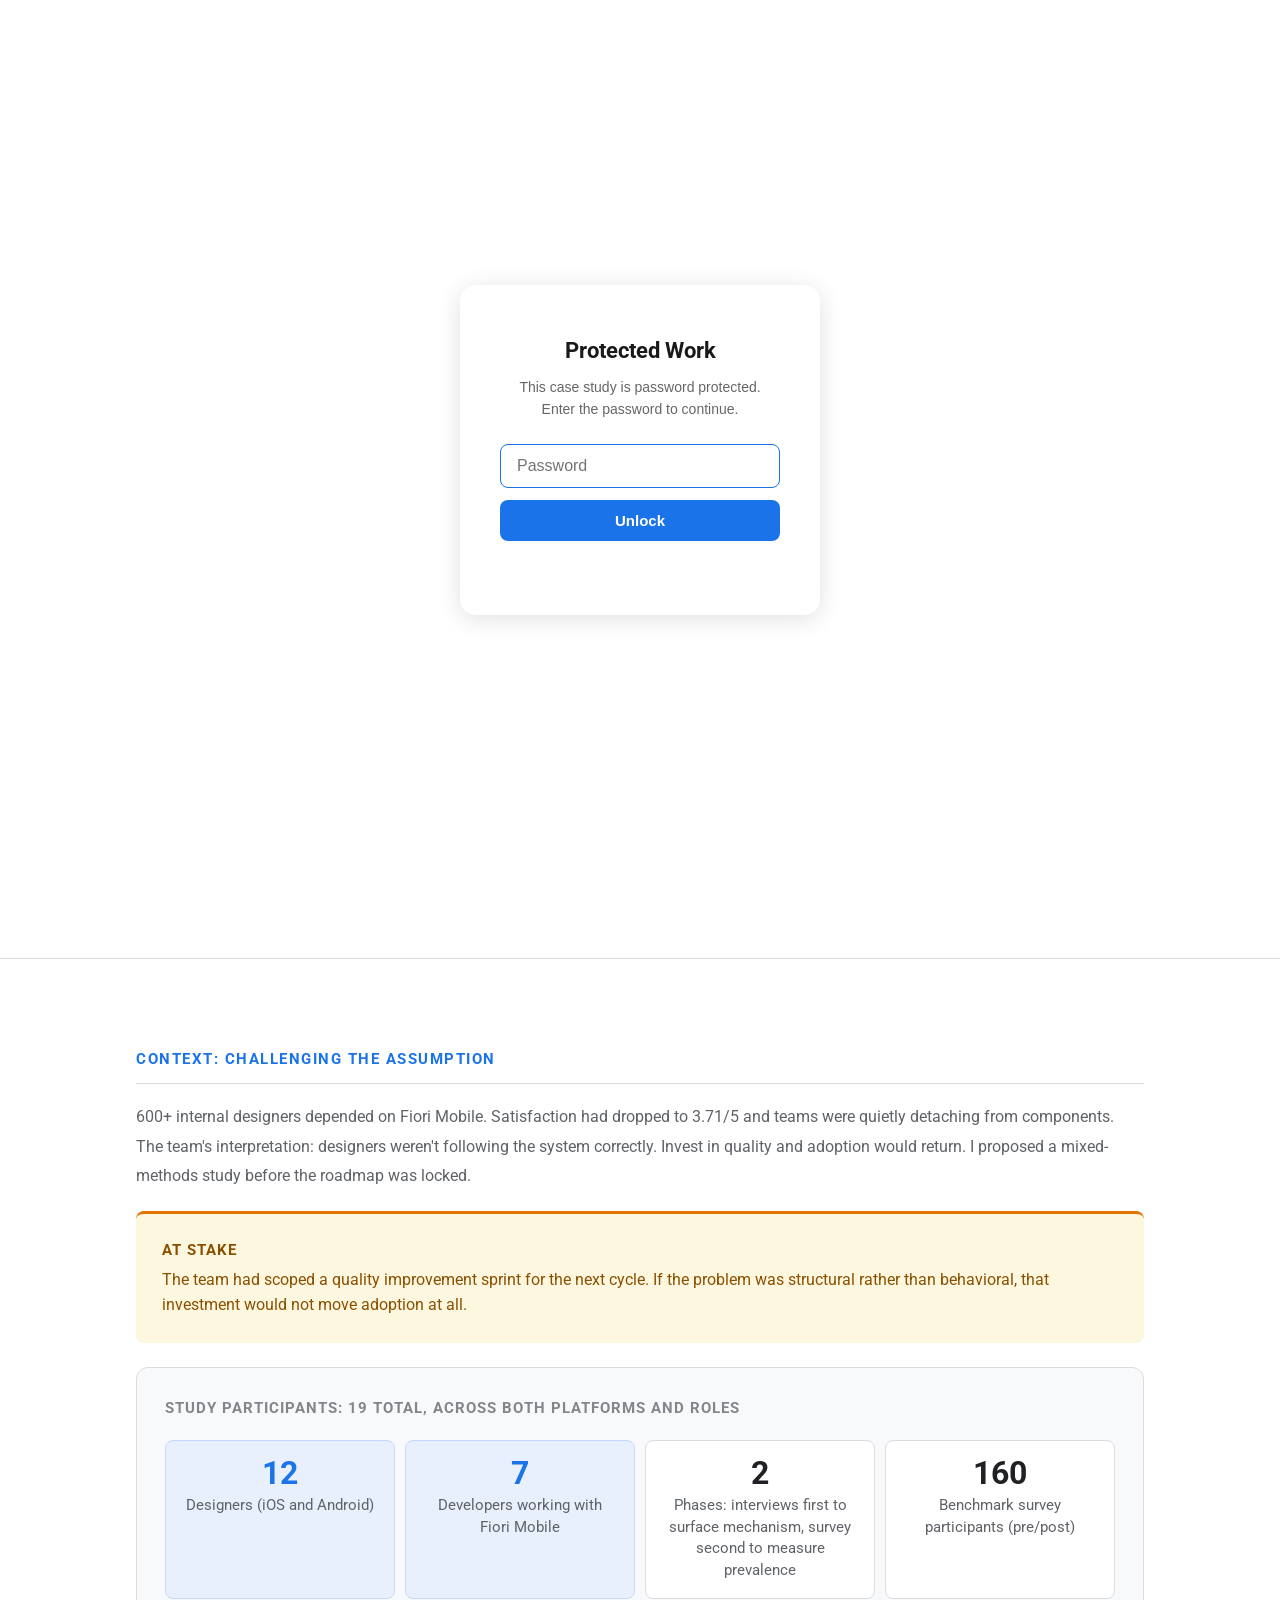
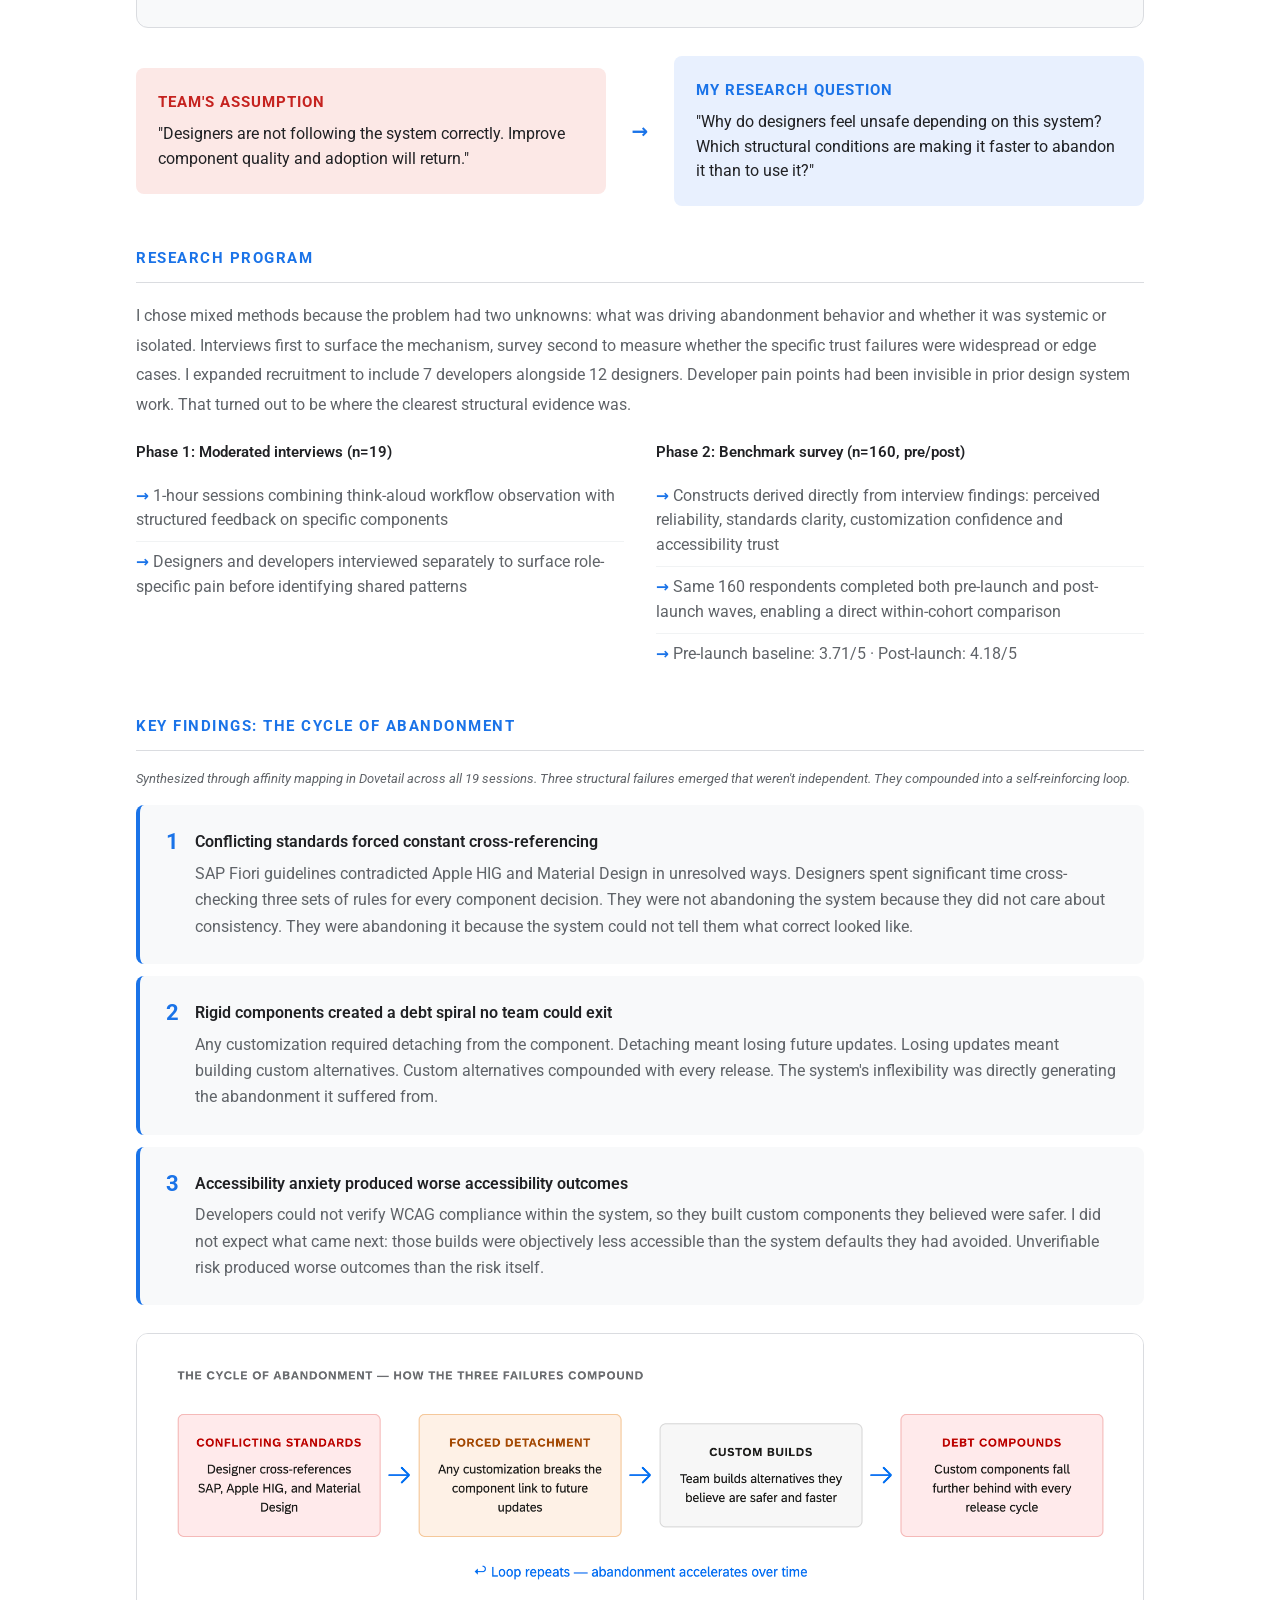
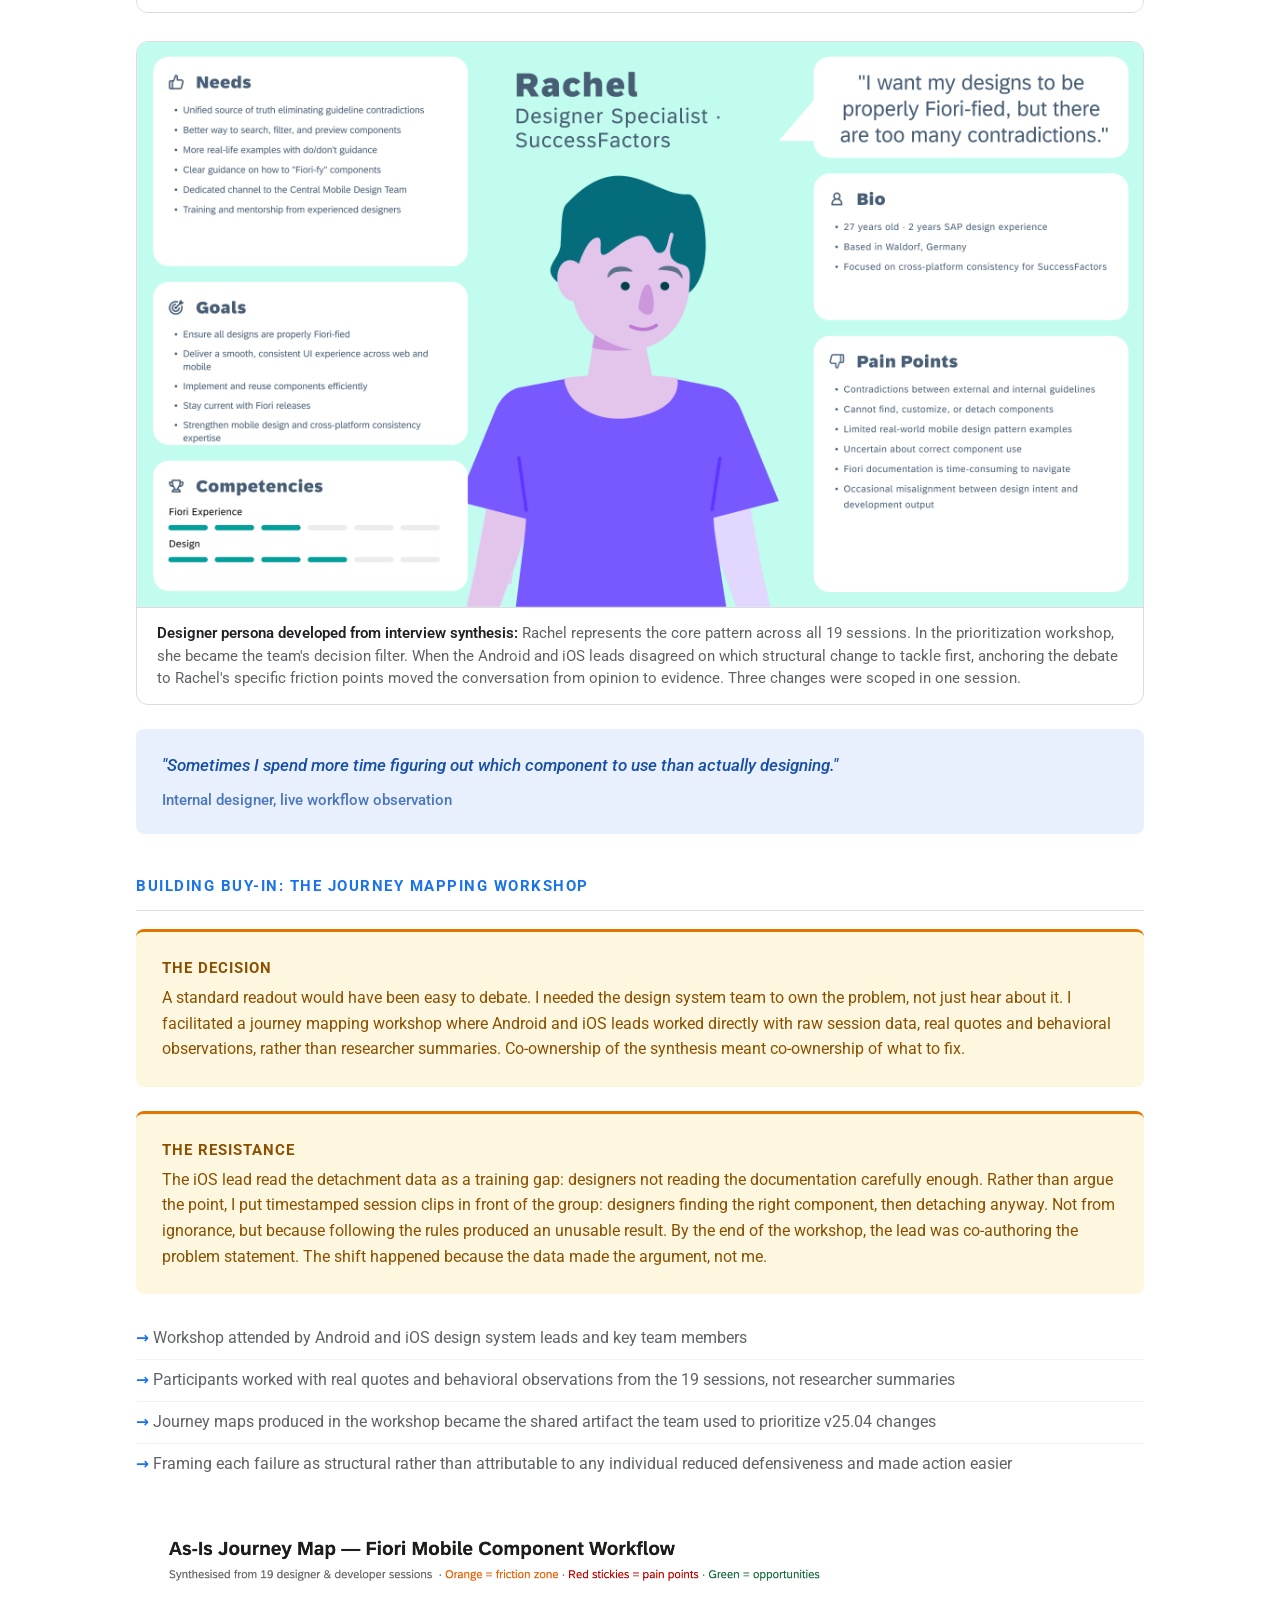
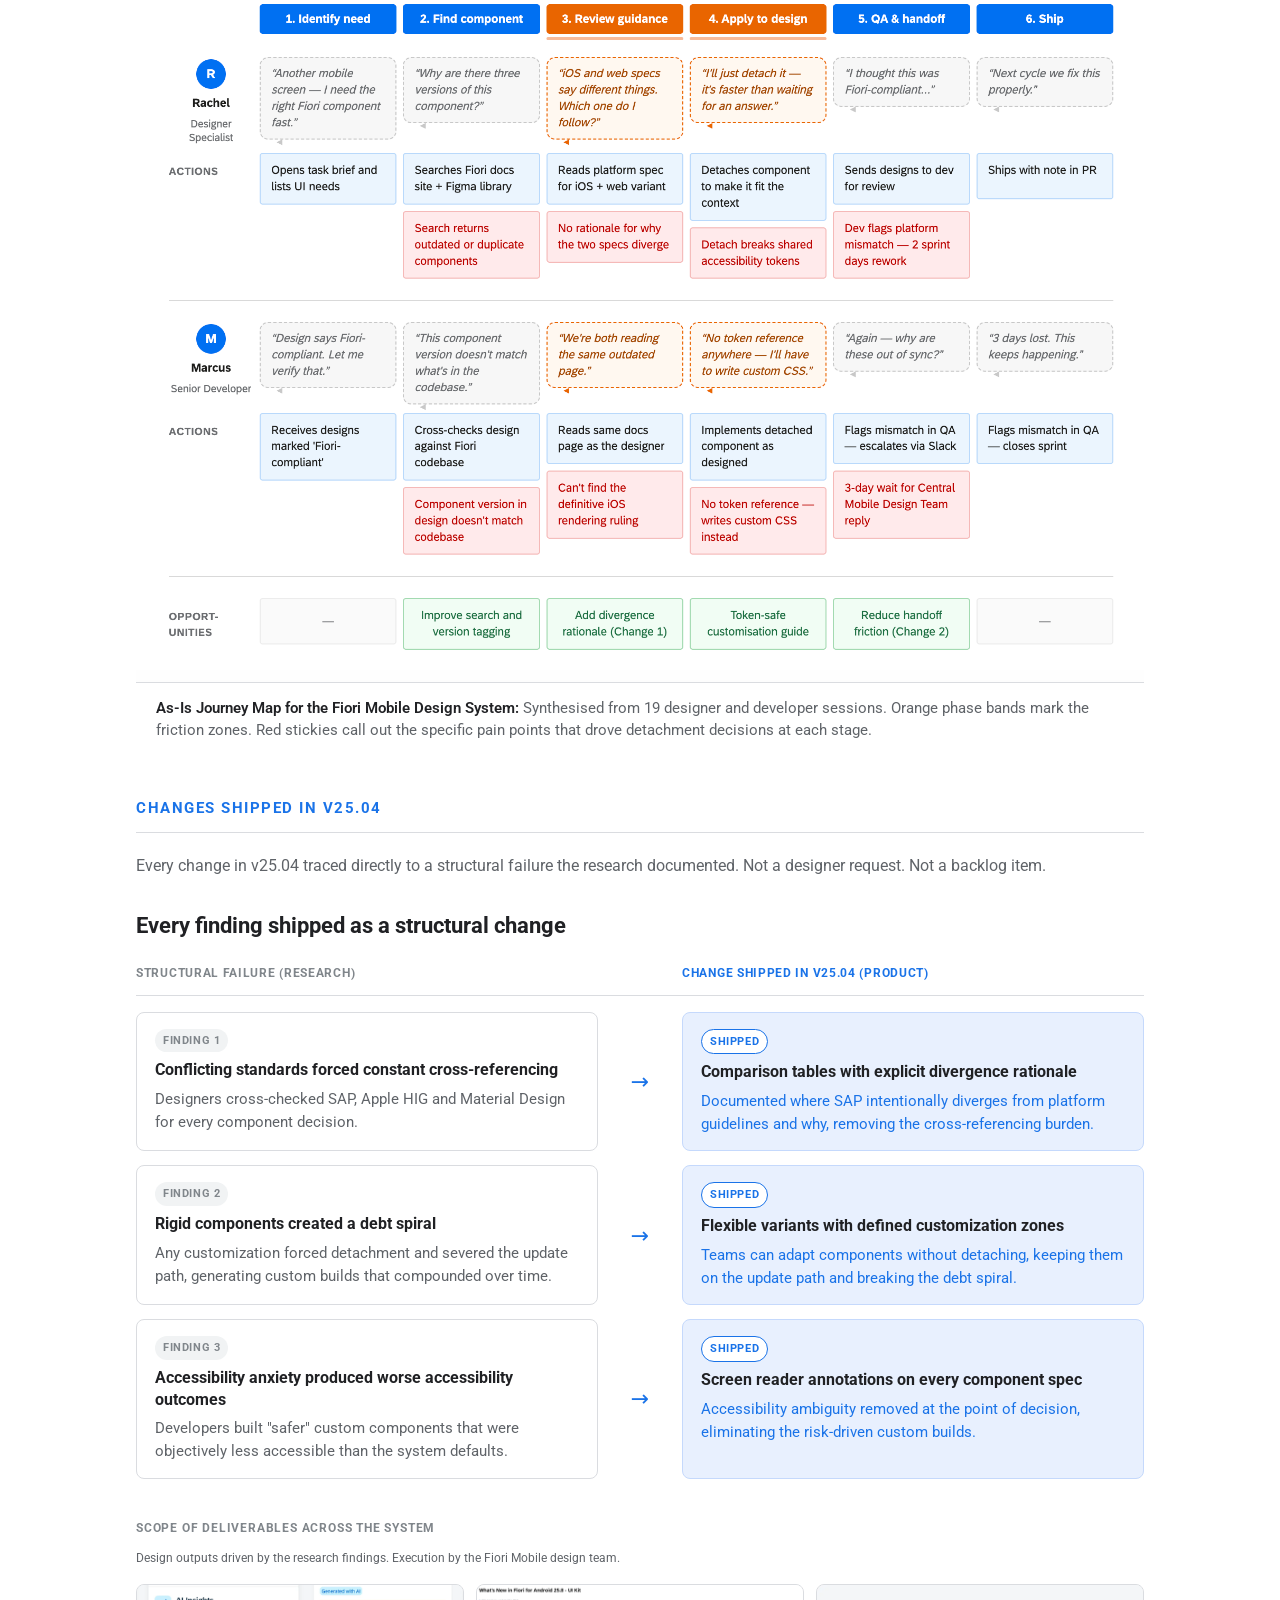
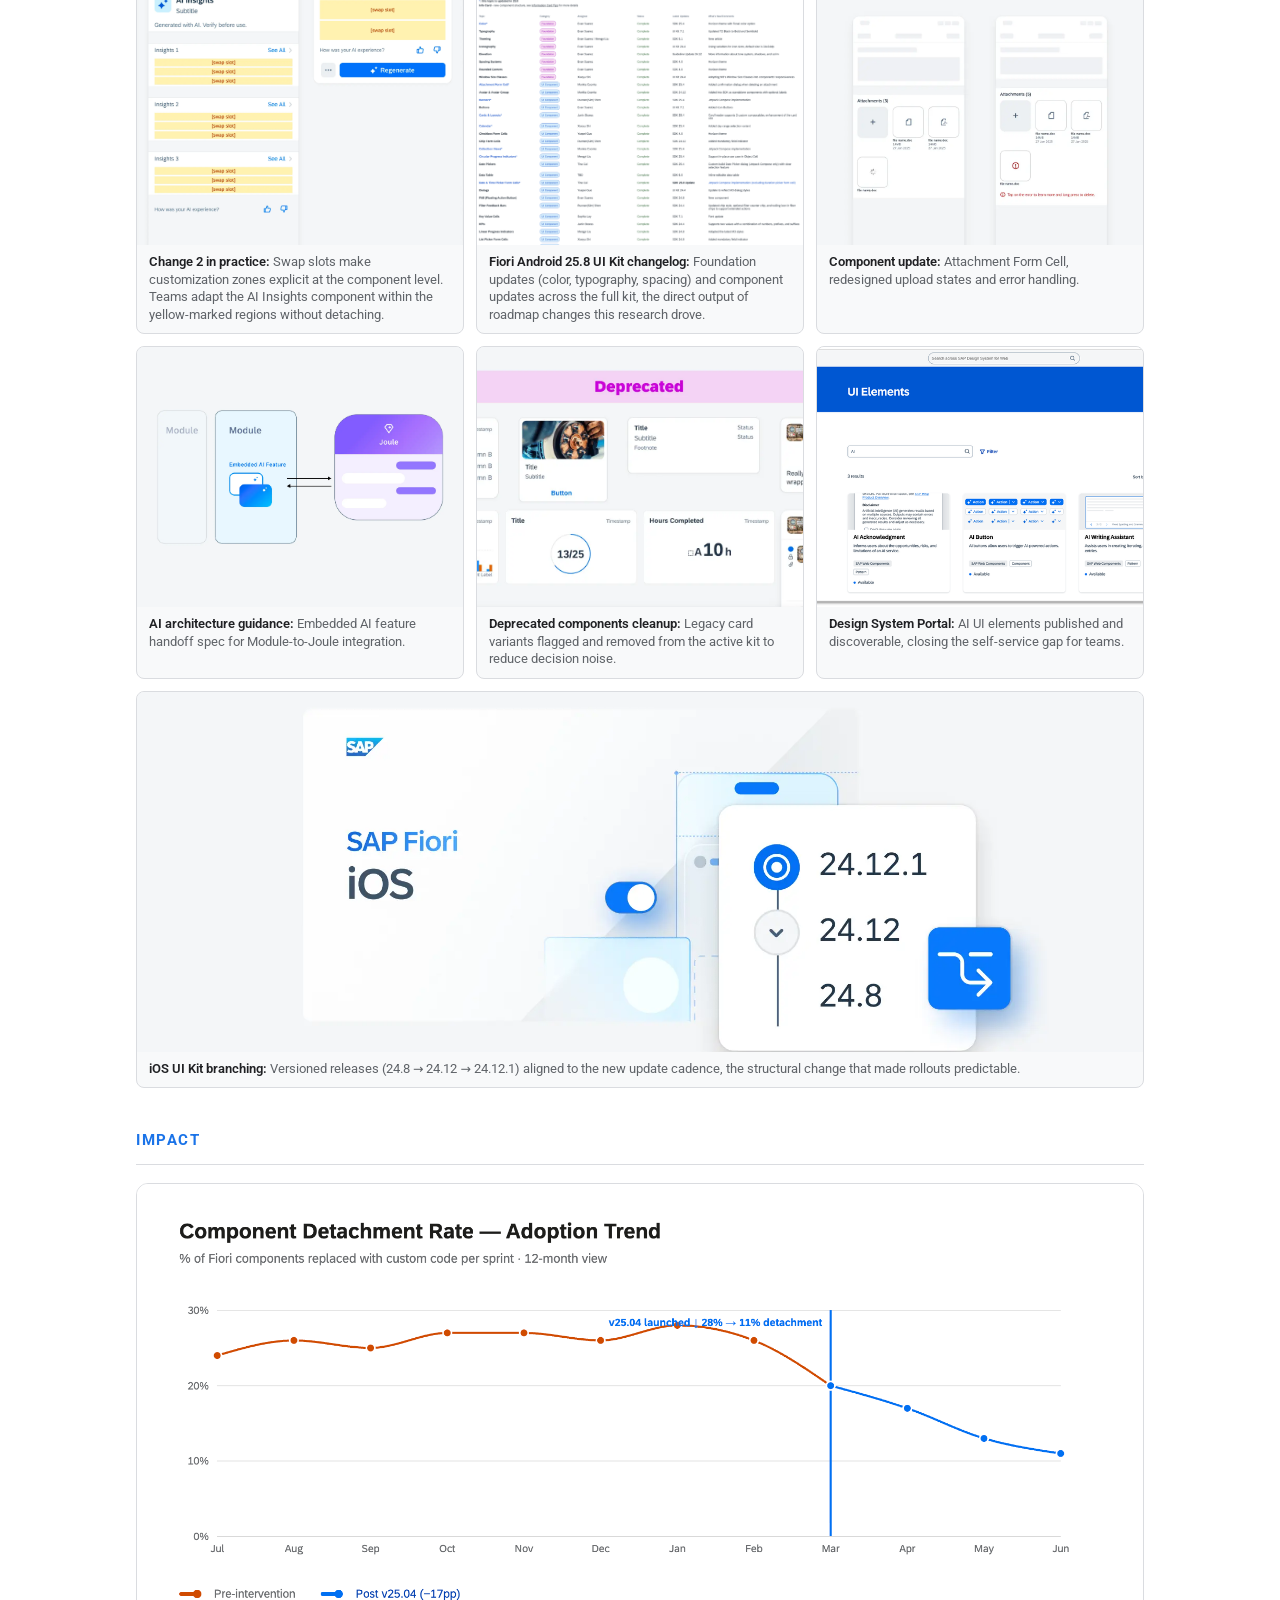
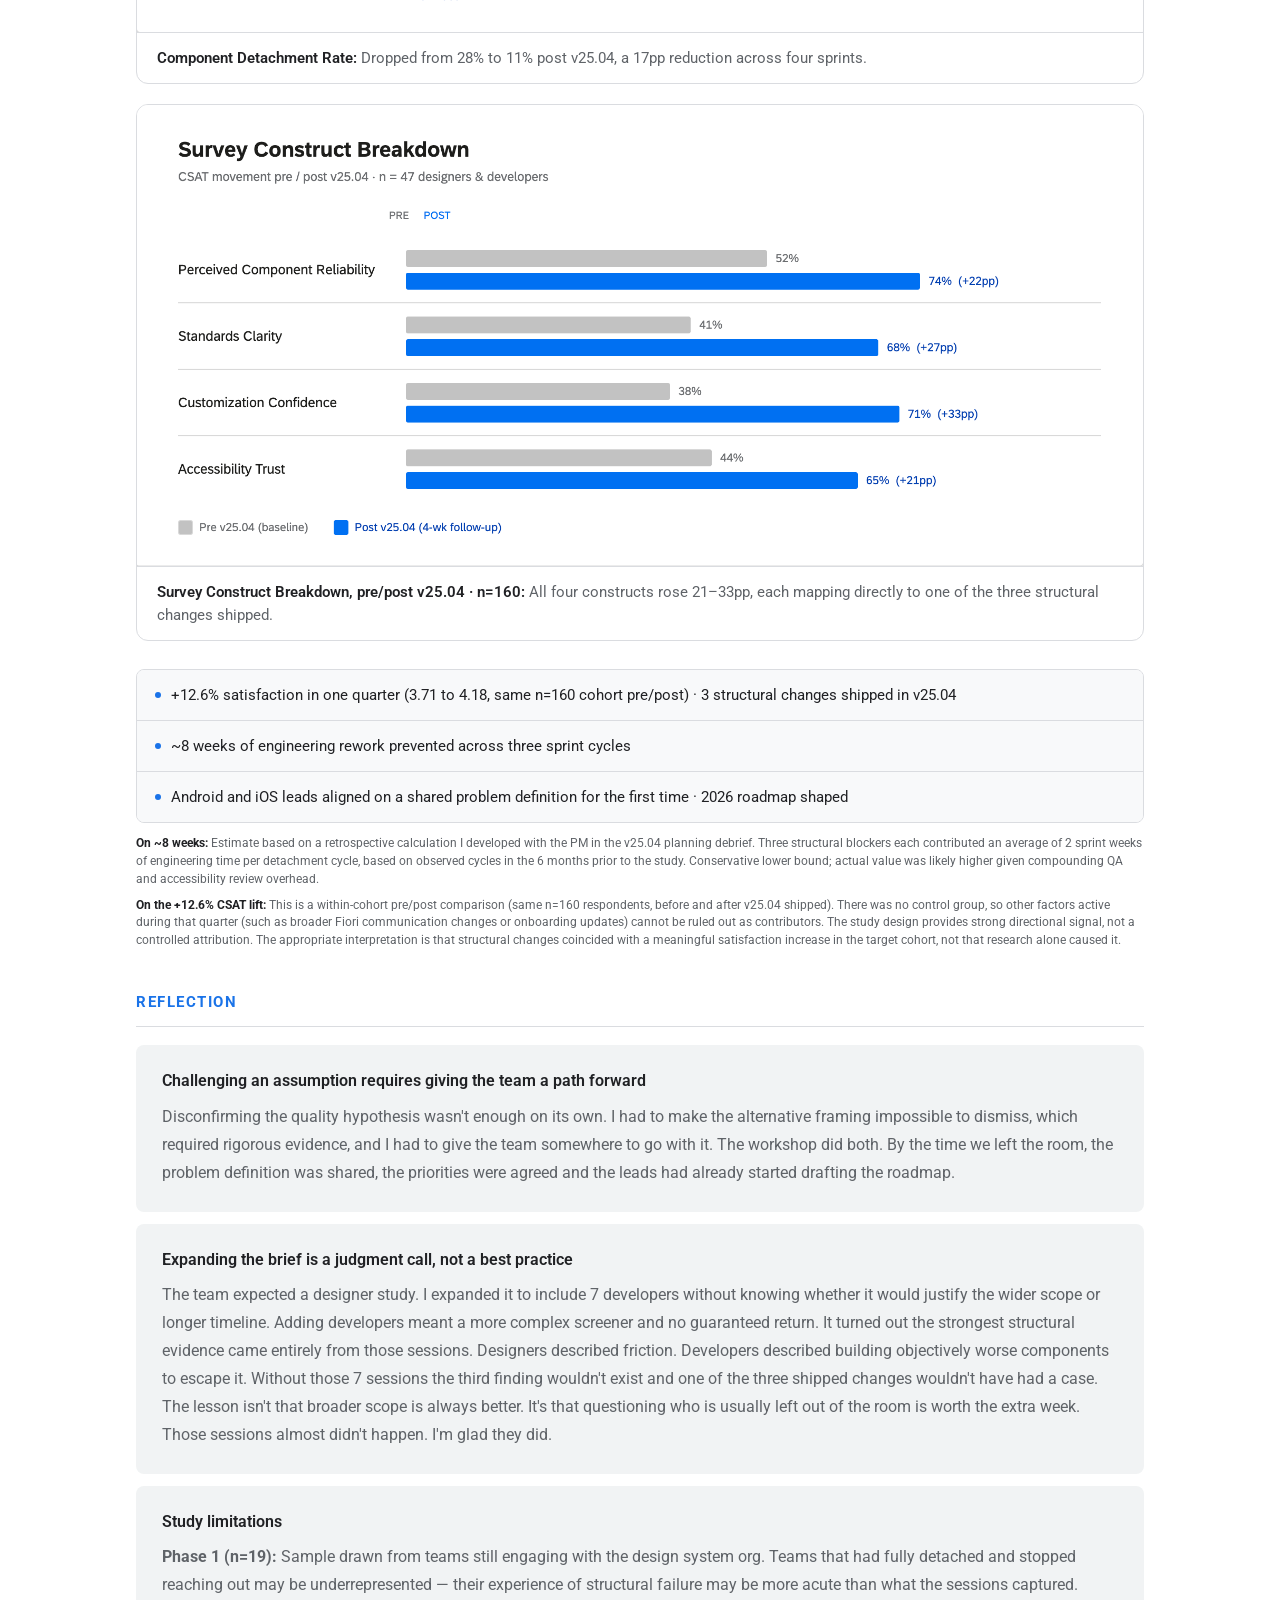
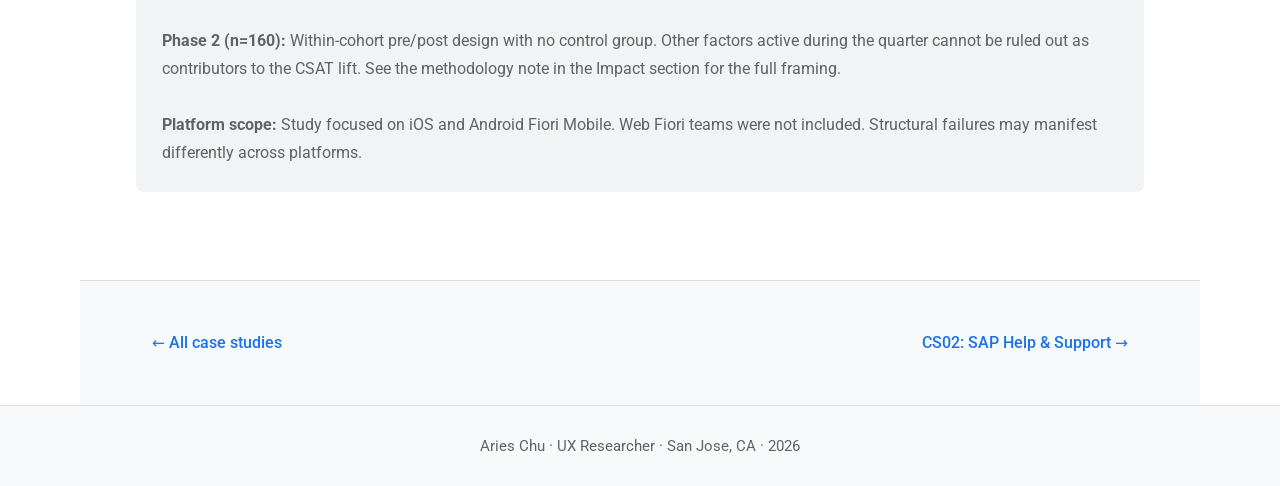
<file: cs02-fiori-design-system.html>
<!DOCTYPE html>
<html lang="en">
<head>
    <meta charset="UTF-8" />
    <meta name="viewport" content="width=device-width, initial-scale=1.0" />
    <title>CS01: Fiori Design System · Aries Chu</title>
    <link rel="preconnect" href="https://fonts.googleapis.com" />
    <link rel="preconnect" href="https://fonts.gstatic.com" crossorigin />
    <link href="https://fonts.googleapis.com/css2?family=Google+Sans:wght@400;500;700&family=Roboto:wght@300;400;500;700&display=swap" rel="stylesheet" />
    <link rel="stylesheet" href="style.css" />
</head>
<body>

<style>
#pw-gate{position:fixed;inset:0;background:#fff;z-index:9999;display:flex;align-items:center;justify-content:center;font-family:'Google Sans',sans-serif}
#pw-box{text-align:center;padding:48px 40px;border-radius:16px;box-shadow:0 4px 24px rgba(0,0,0,.12);max-width:360px;width:90%}
#pw-box h2{margin:0 0 8px;font-size:22px;font-weight:700;color:#1a1a1a}
#pw-box p{margin:0 0 24px;font-size:14px;color:#666}
#pw-input{width:100%;box-sizing:border-box;padding:12px 16px;border:1.5px solid #ddd;border-radius:8px;font-size:16px;outline:none;margin-bottom:12px;transition:border-color .2s}
#pw-input:focus{border-color:#1a73e8}
#pw-btn{width:100%;padding:12px;background:#1a73e8;color:#fff;border:none;border-radius:8px;font-size:15px;font-weight:600;cursor:pointer;transition:background .2s}
#pw-btn:hover{background:#1558b0}
#pw-error{color:#d93025;font-size:13px;margin-top:8px;min-height:18px}
</style>
<div id="pw-gate">
  <div id="pw-box">
    <h2>Protected Work</h2>
    <p>This case study is password protected.<br>Enter the password to continue.</p>
    <input id="pw-input" type="password" placeholder="Password" autofocus />
    <button id="pw-btn">Unlock</button>
    <div id="pw-error"></div>
  </div>
</div>
<script>
(function(){
  var h='cc7fffc22c4f12d190e818690c66a232d95bd5b590fcdf50bcedebca912ea720';
  var key='portfolio_unlocked';
  if(sessionStorage.getItem(key)==='1'){document.getElementById('pw-gate').style.display='none';return;}
  async function attempt(){
    var val=document.getElementById('pw-input').value;
    var buf=await crypto.subtle.digest('SHA-256',new TextEncoder().encode(val));
    var hex=Array.from(new Uint8Array(buf)).map(function(b){return b.toString(16).padStart(2,'0')}).join('');
    if(hex===h){
      sessionStorage.setItem(key,'1');
      document.getElementById('pw-gate').style.display='none';
    } else {
      document.getElementById('pw-error').textContent='Incorrect password. Try again.';
      document.getElementById('pw-input').value='';
      document.getElementById('pw-input').focus();
    }
  }
  document.getElementById('pw-btn').addEventListener('click',attempt);
  document.getElementById('pw-input').addEventListener('keydown',function(e){if(e.key==='Enter')attempt();});
})();
</script>

<nav class="nav">
    <a href="index.html" class="nav-logo">Aries <span>Chu</span></a>
    <ul class="nav-links">
        <li><a href="index.html#approach">Approach</a></li>
        <li><a href="index.html#work">Work</a></li>
        <li><a href="index.html#about">About</a></li>
        <li><a href="index.html#contact">Contact</a></li>
    </ul>
    <a href="index.html#work" class="nav-back">← All work</a>
</nav>

<div class="section">
    <div class="cs-hero-grid">
        <div>
            <div class="tags"><span class="tag t-green">Measured Impact</span><span class="tag t-blue">Mixed Methods</span><span class="tag t-blue">Workshop Facilitation</span></div>
            <div class="cs-num">01 · SAP Fiori Mobile Design System · Aug–Sep 2025 · 8 weeks</div>
            <h1 class="cs-page-title">A working design system nobody trusted.</h1>
            <p class="cs-hook">I pushed for this study before I had data to justify it. 600 internal designers were quietly building custom alternatives instead of using the system. The team's read was a training problem. Mine was different: when that many people independently make the same workaround, the system has a structural failure, not a communication one. I challenged the framing before the roadmap was locked.</p>
        </div>
        <div class="cs-hero-media">
            <img src="pic/fiori-ios-hero.png" alt="SAP Fiori for iOS design system" />
        </div>
    </div>

    <div class="snapshot">
        <div class="snap">
            <div class="snap-lbl">My Role</div>
            <div class="snap-val">Lead and sole researcher. Scoped, recruited and ran all 19 sessions. Designed the benchmark survey, facilitated the prioritization workshop and drove 3 changes shipped in v25.04.</div>
        </div>
        <div class="snap">
            <div class="snap-lbl">Methods</div>
            <div class="snap-val">Moderated interviews (n=19) · live workflow observation · pre/post benchmark survey (n=160) · prioritization workshop</div>
        </div>
        <div class="snap snap-wide">
            <div class="snap-lbl">Outcome</div>
            <div class="snap-val">+12.6% satisfaction in one quarter (3.71 to 4.18, n=160). Three structural changes shipped in v25.04. ~8 weeks of engineering rework prevented. Android and iOS leads aligned on a shared problem definition for the first time.</div>
        </div>
    </div>
</div>

<hr class="divider" />

<div class="section">
    <div class="ns">
        <div class="ns-h">Context: Challenging the Assumption</div>
        <p class="ns-p">600+ internal designers depended on Fiori Mobile. Satisfaction had dropped to 3.71/5 and teams were quietly detaching from components. The team's interpretation: designers weren't following the system correctly. Invest in quality and adoption would return. I proposed a mixed-methods study before the roadmap was locked.</p>

        <div class="sth" style="margin-top:20px">
            <div class="sth-lbl">At stake</div>
            <div class="sth-text">The team had scoped a quality improvement sprint for the next cycle. If the problem was structural rather than behavioral, that investment would not move adoption at all.</div>
        </div>

        <!-- Participant breakdown -->
        <div class="viz-adoption-gap" style="margin-top:24px">
            <div class="viz-ag-label">Study participants: 19 total, across both platforms and roles</div>
            <div style="display:grid;grid-template-columns:1fr 1fr 1fr 1fr;gap:10px;margin-top:4px">
                <div class="viz-ag-card sap" style="text-align:center">
                    <div class="viz-ag-num sap">12<span></span></div>
                    <div class="viz-ag-desc">Designers (iOS and Android)</div>
                </div>
                <div class="viz-ag-card sap" style="text-align:center">
                    <div class="viz-ag-num sap">7<span></span></div>
                    <div class="viz-ag-desc">Developers working with Fiori Mobile</div>
                </div>
                <div class="viz-ag-card" style="text-align:center">
                    <div class="viz-ag-num">2<span></span></div>
                    <div class="viz-ag-desc">Phases: interviews first to surface mechanism, survey second to measure prevalence</div>
                </div>
                <div class="viz-ag-card" style="text-align:center">
                    <div class="viz-ag-num">160<span></span></div>
                    <div class="viz-ag-desc">Benchmark survey participants (pre/post)</div>
                </div>
            </div>
        </div>

        <div class="reframe" style="margin-top:28px;margin-bottom:0">
            <div class="rf-box before">
                <div class="rf-mark">Team's assumption</div>
                <div class="rf-text">"Designers are not following the system correctly. Improve component quality and adoption will return."</div>
            </div>
            <div class="rf-arrow">→</div>
            <div class="rf-box after">
                <div class="rf-mark">My research question</div>
                <div class="rf-text">"Why do designers feel unsafe depending on this system? Which structural conditions are making it faster to abandon it than to use it?"</div>
            </div>
        </div>
    </div>

    <div class="ns">
        <div class="ns-h">Research Program</div>
        <p class="ns-p">I chose mixed methods because the problem had two unknowns: what was driving abandonment behavior and whether it was systemic or isolated. Interviews first to surface the mechanism, survey second to measure whether the specific trust failures were widespread or edge cases. I expanded recruitment to include 7 developers alongside 12 designers. Developer pain points had been invisible in prior design system work. That turned out to be where the clearest structural evidence was.</p>

        <div class="two-col" style="margin-top:20px">
            <div class="ns-col">
                <h4>Phase 1: Moderated interviews (n=19)</h4>
                <ul class="ns-list">
                    <li>1-hour sessions combining think-aloud workflow observation with structured feedback on specific components</li>
                    <li>Designers and developers interviewed separately to surface role-specific pain before identifying shared patterns</li>
                </ul>
            </div>
            <div class="ns-col">
                <h4>Phase 2: Benchmark survey (n=160, pre/post)</h4>
                <ul class="ns-list">
                    <li>Constructs derived directly from interview findings: perceived reliability, standards clarity, customization confidence and accessibility trust</li>
                    <li>Same 160 respondents completed both pre-launch and post-launch waves, enabling a direct within-cohort comparison</li>
                    <li>Pre-launch baseline: 3.71/5 · Post-launch: 4.18/5</li>
                </ul>
            </div>
        </div>

        <!-- OPERATIONS CALLOUT removed -->
    </div>

    <div class="ns">
        <div class="ns-h">Key Findings: The Cycle of Abandonment</div>
        <p style="font-size:12.5px;color:var(--md-on-surface-variant);margin-bottom:16px;font-style:italic">Synthesized through affinity mapping in Dovetail across all 19 sessions. Three structural failures emerged that weren't independent. They compounded into a self-reinforcing loop.</p>
        <div class="insight-list">
            <div class="insight">
                <div class="in-num">1</div>
                <div>
                    <div class="in-title">Conflicting standards forced constant cross-referencing</div>
                    <div class="in-body">SAP Fiori guidelines contradicted Apple HIG and Material Design in unresolved ways. Designers spent significant time cross-checking three sets of rules for every component decision. They were not abandoning the system because they did not care about consistency. They were abandoning it because the system could not tell them what correct looked like.</div>
                </div>
            </div>
            <div class="insight">
                <div class="in-num">2</div>
                <div>
                    <div class="in-title">Rigid components created a debt spiral no team could exit</div>
                    <div class="in-body">Any customization required detaching from the component. Detaching meant losing future updates. Losing updates meant building custom alternatives. Custom alternatives compounded with every release. The system's inflexibility was directly generating the abandonment it suffered from.</div>
                </div>
            </div>
            <div class="insight">
                <div class="in-num">3</div>
                <div>
                    <div class="in-title">Accessibility anxiety produced worse accessibility outcomes</div>
                    <div class="in-body">Developers could not verify WCAG compliance within the system, so they built custom components they believed were safer. I did not expect what came next: those builds were objectively less accessible than the system defaults they had avoided. Unverifiable risk produced worse outcomes than the risk itself.</div>
                </div>
            </div>
        </div>

        <!-- Cycle of Abandonment chart -->
        <figure class="cs-figure cs-figure-wide cs-figure-screenshot" style="margin-top:28px;margin-bottom:0">
            <img src="pic/cycle of abandonment.png" alt="The Cycle of Abandonment: how the three failures compound" />
        </figure>

        <figure class="cs-figure cs-figure-wide" style="margin-top:28px">
            <img src="pic/fiori-persona.png" alt="Designer persona Rachel: goals, pain points and needs" style="height:auto !important;object-fit:contain !important;width:100%" />
            <figcaption><strong>Designer persona developed from interview synthesis:</strong> Rachel represents the core pattern across all 19 sessions. In the prioritization workshop, she became the team's decision filter. When the Android and iOS leads disagreed on which structural change to tackle first, anchoring the debate to Rachel's specific friction points moved the conversation from opinion to evidence. Three changes were scoped in one session.</figcaption>
        </figure>

        <div class="quote" style="margin-top:24px">
            <p>"Sometimes I spend more time figuring out which component to use than actually designing."</p>
            <cite>Internal designer, live workflow observation</cite>
        </div>
    </div>

    <div class="ns">
        <div class="ns-h">Building Buy-in: The Journey Mapping Workshop</div>
        <div class="sth">
            <div class="sth-lbl">The decision</div>
            <div class="sth-text">A standard readout would have been easy to debate. I needed the design system team to own the problem, not just hear about it. I facilitated a journey mapping workshop where Android and iOS leads worked directly with raw session data, real quotes and behavioral observations, rather than researcher summaries. Co-ownership of the synthesis meant co-ownership of what to fix.</div>
        </div>
        <div class="sth" style="margin-top:12px">
            <div class="sth-lbl">The resistance</div>
            <div class="sth-text">The iOS lead read the detachment data as a training gap: designers not reading the documentation carefully enough. Rather than argue the point, I put timestamped session clips in front of the group: designers finding the right component, then detaching anyway. Not from ignorance, but because following the rules produced an unusable result. By the end of the workshop, the lead was co-authoring the problem statement. The shift happened because the data made the argument, not me.</div>
        </div>
        <ul class="ns-list" style="margin-bottom:20px">
            <li>Workshop attended by Android and iOS design system leads and key team members</li>
            <li>Participants worked with real quotes and behavioral observations from the 19 sessions, not researcher summaries</li>
            <li>Journey maps produced in the workshop became the shared artifact the team used to prioritize v25.04 changes</li>
            <li>Framing each failure as structural rather than attributable to any individual reduced defensiveness and made action easier</li>
        </ul>

        <figure class="cs-figure cs-figure-wide cs-figure-artifact" style="margin-top:24px">
            <img src="pic/as is journey.png" alt="As-Is Journey Map: Fiori Mobile Design System" />
            <figcaption><strong>As-Is Journey Map for the Fiori Mobile Design System:</strong> Synthesised from 19 designer and developer sessions. Orange phase bands mark the friction zones. Red stickies call out the specific pain points that drove detachment decisions at each stage.</figcaption>
        </figure>

    </div>

    <div class="ns">
        <div class="ns-h">Changes Shipped in v25.04</div>
        <p class="ns-p">Every change in v25.04 traced directly to a structural failure the research documented. Not a designer request. Not a backlog item.</p>

        <!-- FINDING → SHIPPED CHANGE MAPPING -->
        <div class="viz-map" style="margin-top:28px">
            <div class="vmap-title">Every finding shipped as a structural change</div>
            <div class="vmap-header">
                <div class="vmap-h-finding">Structural failure (research)</div>
                <div class="vmap-h-arrow"></div>
                <div class="vmap-h-ship">Change shipped in v25.04 (product)</div>
            </div>
            <div class="vmap-row">
                <div class="vmap-finding">
                    <div class="vmap-tag">Finding 1</div>
                    <div class="vmap-h">Conflicting standards forced constant cross-referencing</div>
                    <div class="vmap-body">Designers cross-checked SAP, Apple HIG and Material Design for every component decision.</div>
                </div>
                <div class="vmap-arrow">→</div>
                <div class="vmap-ship">
                    <div class="vmap-tag vmap-tag--ship">Shipped</div>
                    <div class="vmap-h">Comparison tables with explicit divergence rationale</div>
                    <div class="vmap-body">Documented where SAP intentionally diverges from platform guidelines and why, removing the cross-referencing burden.</div>
                </div>
            </div>
            <div class="vmap-row">
                <div class="vmap-finding">
                    <div class="vmap-tag">Finding 2</div>
                    <div class="vmap-h">Rigid components created a debt spiral</div>
                    <div class="vmap-body">Any customization forced detachment and severed the update path, generating custom builds that compounded over time.</div>
                </div>
                <div class="vmap-arrow">→</div>
                <div class="vmap-ship">
                    <div class="vmap-tag vmap-tag--ship">Shipped</div>
                    <div class="vmap-h">Flexible variants with defined customization zones</div>
                    <div class="vmap-body">Teams can adapt components without detaching, keeping them on the update path and breaking the debt spiral.</div>
                </div>
            </div>
            <div class="vmap-row">
                <div class="vmap-finding">
                    <div class="vmap-tag">Finding 3</div>
                    <div class="vmap-h">Accessibility anxiety produced worse accessibility outcomes</div>
                    <div class="vmap-body">Developers built "safer" custom components that were objectively less accessible than the system defaults.</div>
                </div>
                <div class="vmap-arrow">→</div>
                <div class="vmap-ship">
                    <div class="vmap-tag vmap-tag--ship">Shipped</div>
                    <div class="vmap-h">Screen reader annotations on every component spec</div>
                    <div class="vmap-body">Accessibility ambiguity removed at the point of decision, eliminating the risk-driven custom builds.</div>
                </div>
            </div>
        </div>

        <!-- Gallery: scope of v25.04 deliverables -->
        <div class="sg-label">Scope of deliverables across the system</div>
        <p style="font-size:12px;color:var(--md-on-surface-variant);margin-top:4px;margin-bottom:16px">Design outputs driven by the research findings. Execution by the Fiori Mobile design team.</p>
        <div class="sg-grid">
            <figure class="sg-item">
                <img src="pic/fiori-swap-slots.webp" alt="Fiori Mobile AI Insights component with defined customization swap slots highlighted in yellow" style="object-position:center center" />
                <figcaption><strong>Change 2 in practice:</strong> Swap slots make customization zones explicit at the component level. Teams adapt the AI Insights component within the yellow-marked regions without detaching.</figcaption>
            </figure>
            <figure class="sg-item">
                <img src="pic/fiori-v25-changelog.png" alt="What's New in Fiori for Android 25.8 UI Kit changelog" style="object-position:center top" />
                <figcaption><strong>Fiori Android 25.8 UI Kit changelog:</strong> Foundation updates (color, typography, spacing) and component updates across the full kit, the direct output of roadmap changes this research drove.</figcaption>
            </figure>
            <figure class="sg-item">
                <img src="pic/web kit.webp" alt="Attachment Form Cell component update — before and after wireframes" />
                <figcaption><strong>Component update:</strong> Attachment Form Cell, redesigned upload states and error handling.</figcaption>
            </figure>
            <figure class="sg-item">
                <img src="pic/ai handoff.webp" alt="AI component architecture — Module to Joule handoff diagram" />
                <figcaption><strong>AI architecture guidance:</strong> Embedded AI feature handoff spec for Module-to-Joule integration.</figcaption>
            </figure>
            <figure class="sg-item">
                <img src="pic/depricated.webp" alt="Deprecated components — Figma UI Kit cleanup" style="object-position:center top" />
                <figcaption><strong>Deprecated components cleanup:</strong> Legacy card variants flagged and removed from the active kit to reduce decision noise.</figcaption>
            </figure>
            <figure class="sg-item">
                <img src="pic/01 Design System Portal - AI UI elements.png" alt="SAP Design System Portal — AI UI elements search results" />
                <figcaption><strong>Design System Portal:</strong> AI UI elements published and discoverable, closing the self-service gap for teams.</figcaption>
            </figure>
            <figure class="sg-item sg-item-featured">
                <img src="pic/branch.webp" alt="SAP Fiori iOS UI Kit versioning and branching — 24.12.1 release" />
                <figcaption><strong>iOS UI Kit branching:</strong> Versioned releases (24.8 → 24.12 → 24.12.1) aligned to the new update cadence, the structural change that made rollouts predictable.</figcaption>
            </figure>
        </div>
    </div>

    <div class="ns">
        <div class="ns-h">Impact</div>

        <!-- Detachment Rate Trend chart -->
        <figure class="cs-figure cs-figure-wide cs-figure-screenshot" style="margin-top:0;margin-bottom:20px">
            <img src="pic/survey results.png" alt="Component Detachment Rate: Adoption Trend" />
            <figcaption><strong>Component Detachment Rate:</strong> Dropped from 28% to 11% post v25.04, a 17pp reduction across four sprints.</figcaption>
        </figure>

        <!-- Survey Construct Breakdown -->
        <figure class="cs-figure cs-figure-wide cs-figure-screenshot" style="margin-top:0;margin-bottom:28px">
            <img src="pic/survey results 2.png" alt="Survey Construct Breakdown: CSAT movement pre/post v25.04" />
            <figcaption><strong>Survey Construct Breakdown, pre/post v25.04 · n=160:</strong> All four constructs rose 21–33pp, each mapping directly to one of the three structural changes shipped.</figcaption>
        </figure>

<div class="impact-chips">
            <span class="ic">+12.6% satisfaction in one quarter (3.71 to 4.18, same n=160 cohort pre/post) · 3 structural changes shipped in v25.04</span>
            <span class="ic">~8 weeks of engineering rework prevented across three sprint cycles</span>
            <span class="ic">Android and iOS leads aligned on a shared problem definition for the first time · 2026 roadmap shaped</span>
        </div>
        <p style="font-size:11.5px;color:var(--md-on-surface-variant);margin-top:12px;line-height:1.55"><strong style="color:var(--md-on-surface)">On ~8 weeks:</strong> Estimate based on a retrospective calculation I developed with the PM in the v25.04 planning debrief. Three structural blockers each contributed an average of 2 sprint weeks of engineering time per detachment cycle, based on observed cycles in the 6 months prior to the study. Conservative lower bound; actual value was likely higher given compounding QA and accessibility review overhead.</p>
        <p style="font-size:11.5px;color:var(--md-on-surface-variant);margin-top:8px;line-height:1.55"><strong style="color:var(--md-on-surface)">On the +12.6% CSAT lift:</strong> This is a within-cohort pre/post comparison (same n=160 respondents, before and after v25.04 shipped). There was no control group, so other factors active during that quarter (such as broader Fiori communication changes or onboarding updates) cannot be ruled out as contributors. The study design provides strong directional signal, not a controlled attribution. The appropriate interpretation is that structural changes coincided with a meaningful satisfaction increase in the target cohort, not that research alone caused it.</p>
    </div>

    <div class="ns">
        <div class="ns-h">Reflection</div>
        <div class="reflect">
            <div class="reflect-title">Challenging an assumption requires giving the team a path forward</div>
            <div class="reflect-body">Disconfirming the quality hypothesis wasn't enough on its own. I had to make the alternative framing impossible to dismiss, which required rigorous evidence, and I had to give the team somewhere to go with it. The workshop did both. By the time we left the room, the problem definition was shared, the priorities were agreed and the leads had already started drafting the roadmap.</div>
        </div>
        <div class="reflect" style="margin-top:12px">
            <div class="reflect-title">Expanding the brief is a judgment call, not a best practice</div>
            <div class="reflect-body">The team expected a designer study. I expanded it to include 7 developers without knowing whether it would justify the wider scope or longer timeline. Adding developers meant a more complex screener and no guaranteed return. It turned out the strongest structural evidence came entirely from those sessions. Designers described friction. Developers described building objectively worse components to escape it. Without those 7 sessions the third finding wouldn't exist and one of the three shipped changes wouldn't have had a case. The lesson isn't that broader scope is always better. It's that questioning who is usually left out of the room is worth the extra week. Those sessions almost didn't happen. I'm glad they did.</div>
        </div>
        <div class="reflect" style="margin-top:12px">
            <div class="reflect-title">Study limitations</div>
            <div class="reflect-body">
                <strong>Phase 1 (n=19):</strong> Sample drawn from teams still engaging with the design system org. Teams that had fully detached and stopped reaching out may be underrepresented — their experience of structural failure may be more acute than what the sessions captured.<br><br>
                <strong>Phase 2 (n=160):</strong> Within-cohort pre/post design with no control group. Other factors active during the quarter cannot be ruled out as contributors to the CSAT lift. See the methodology note in the Impact section for the full framing.<br><br>
                <strong>Platform scope:</strong> Study focused on iOS and Android Fiori Mobile. Web Fiori teams were not included. Structural failures may manifest differently across platforms.
            </div>
        </div>
    </div>
</div>

<div class="cs-nav-footer">
    <a href="index.html#work" class="cs-nav-link">← All case studies</a>
    <a href="cs01-support-landscape.html" class="cs-nav-link next">CS02: SAP Help & Support →</a>
</div>

<footer>
    <p>Aries Chu · UX Researcher · San Jose, CA · 2026</p>
</footer>

</body>
</html>
</file>
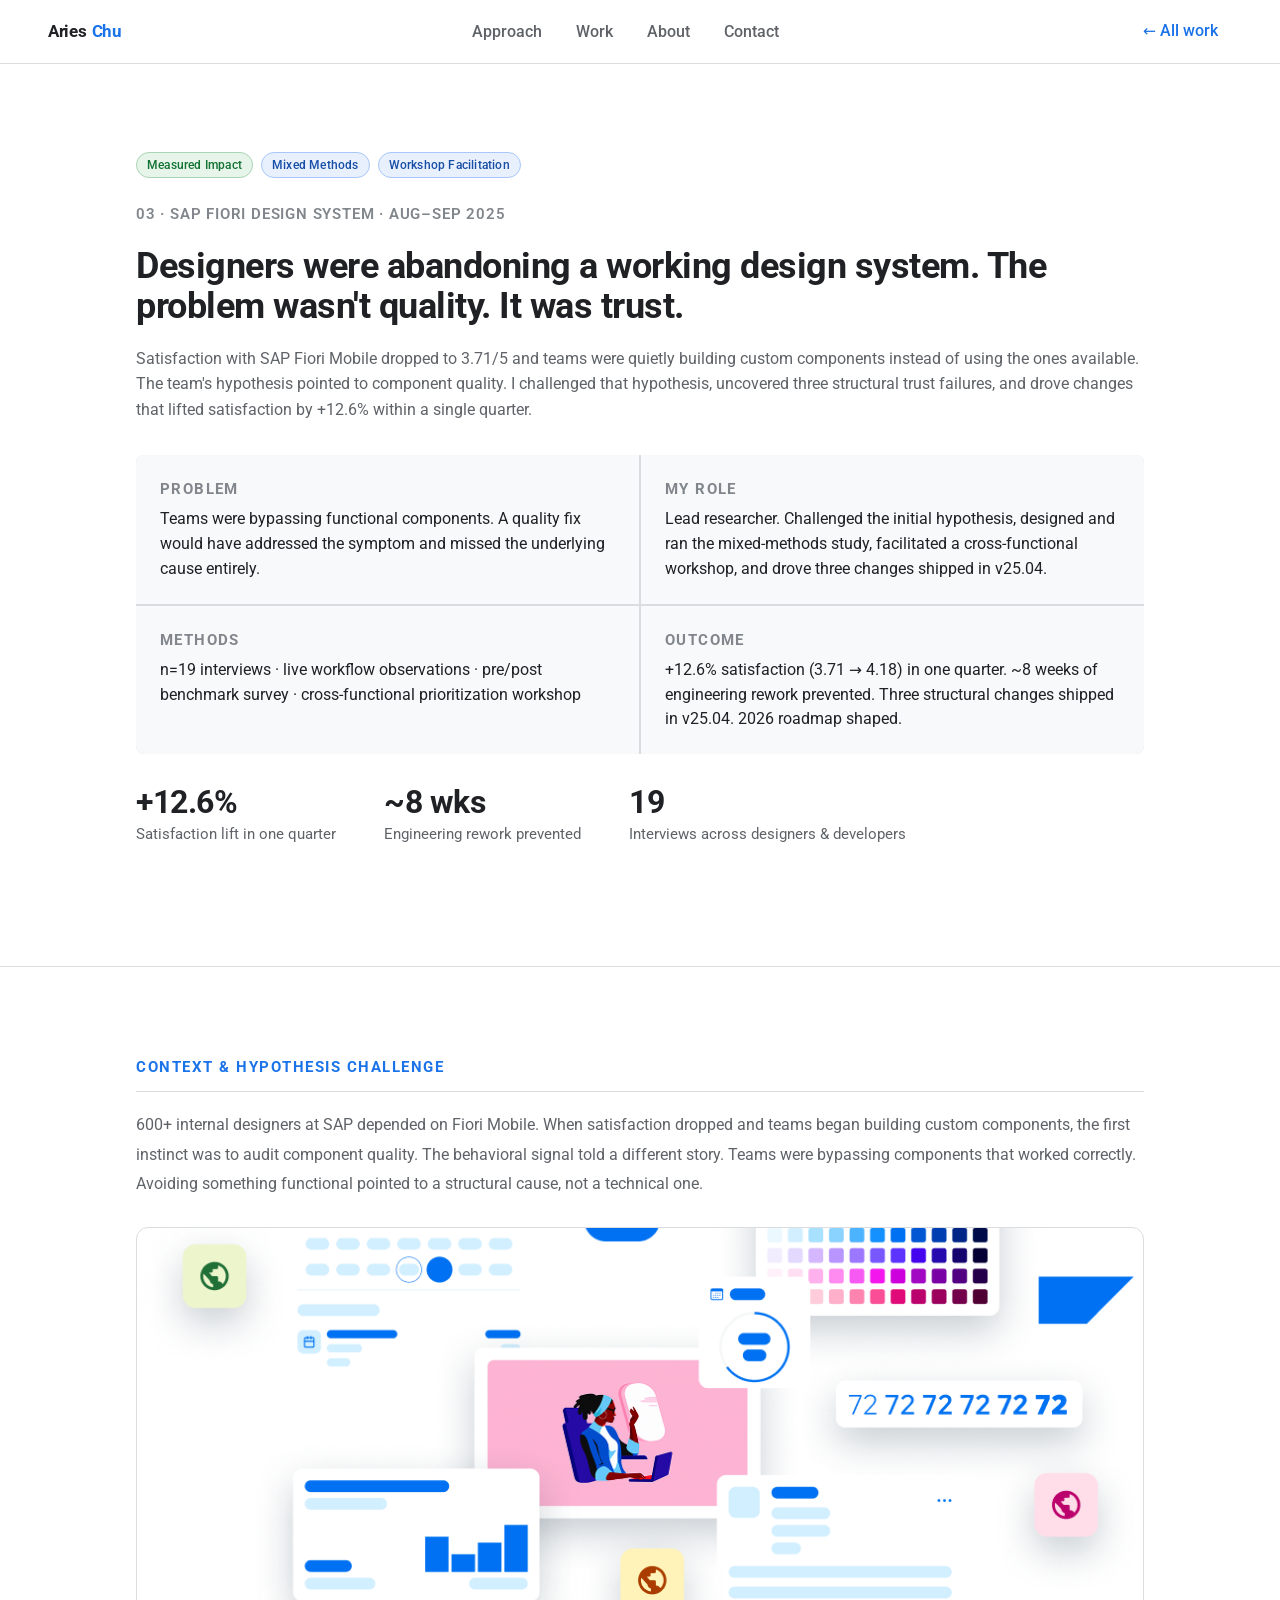
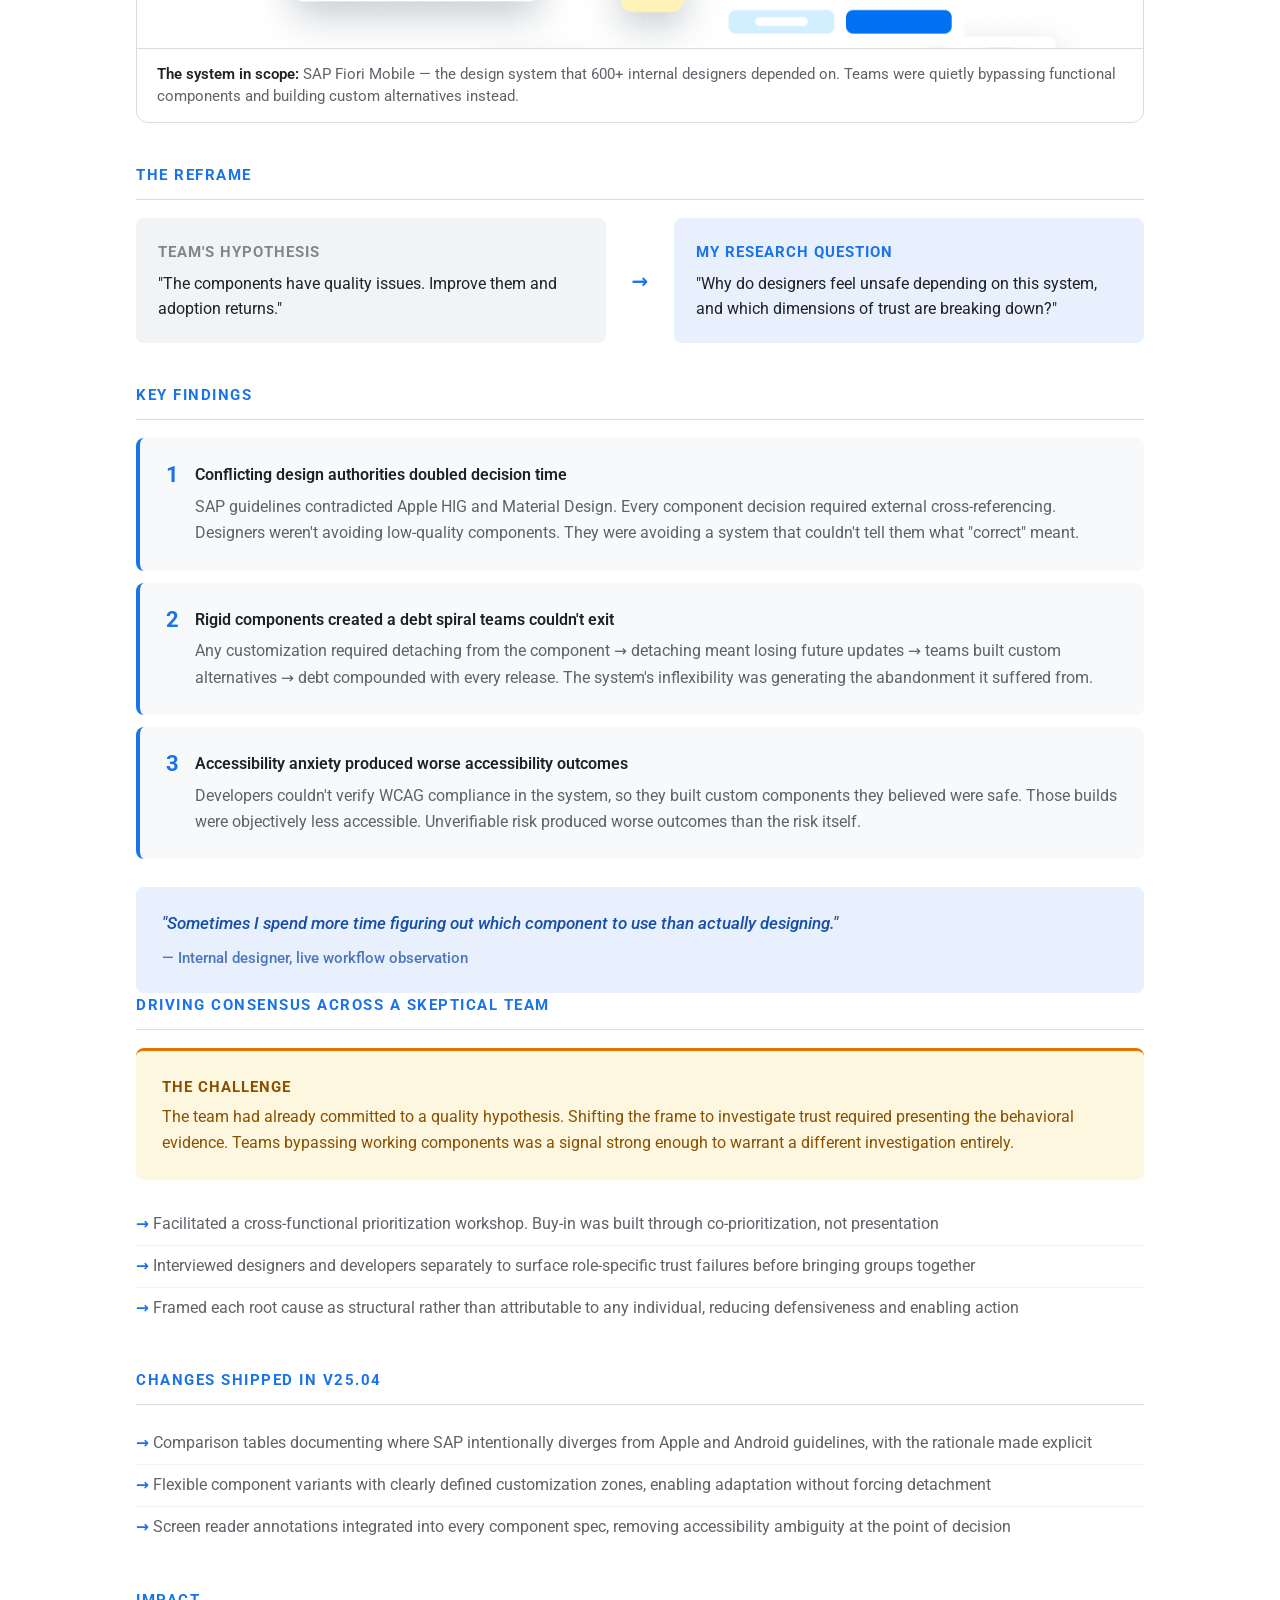
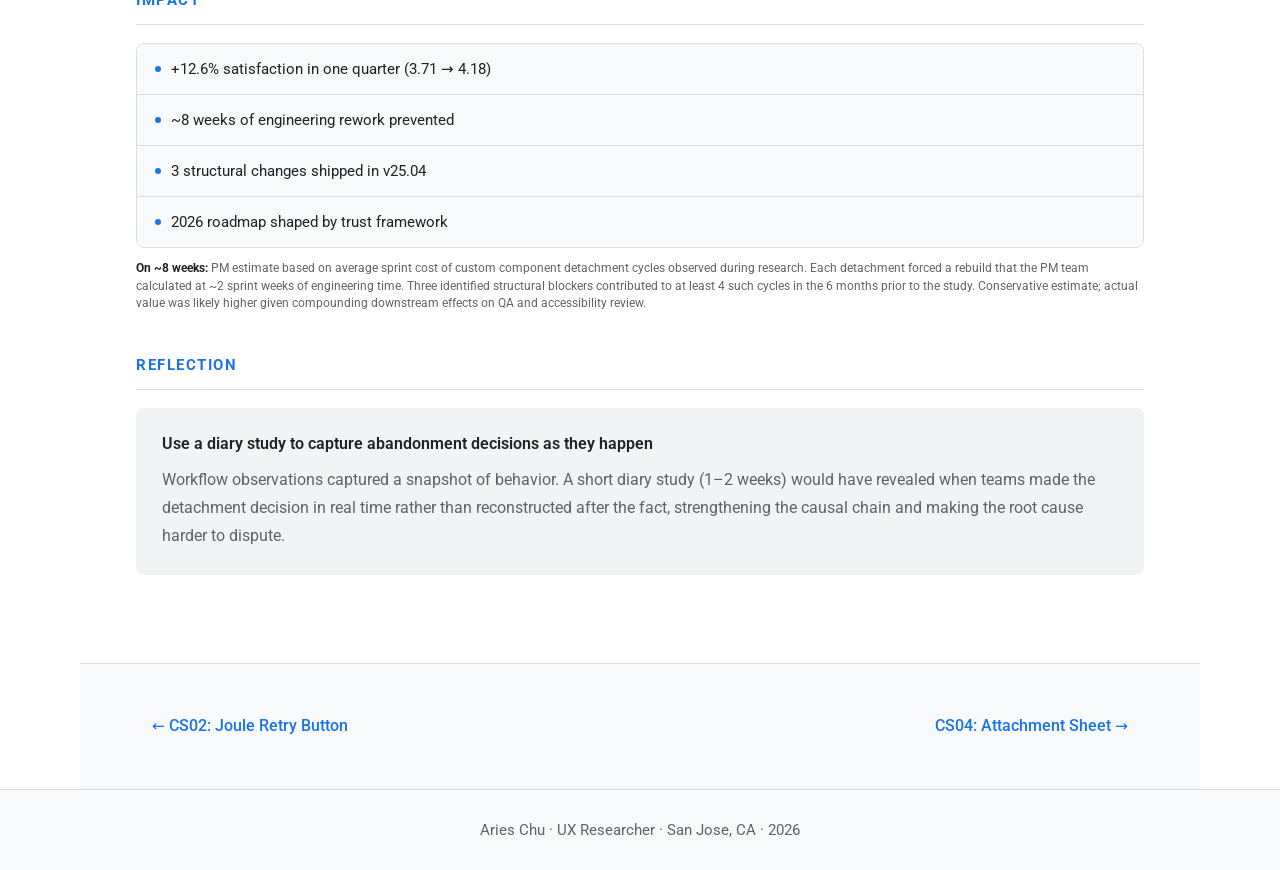
<file: cs03-fiori-design-system.html>
<!DOCTYPE html>
<html lang="en">
<head>
    <meta charset="UTF-8" />
    <meta name="viewport" content="width=device-width, initial-scale=1.0" />
    <title>CS03: Fiori Design System · Aries Chu</title>
    <link rel="preconnect" href="https://fonts.googleapis.com" />
    <link rel="preconnect" href="https://fonts.gstatic.com" crossorigin />
    <link href="https://fonts.googleapis.com/css2?family=Google+Sans:wght@400;500;700&family=Roboto:wght@300;400;500;700&display=swap" rel="stylesheet" />
    <link rel="stylesheet" href="style.css" />
</head>
<body>

<nav class="nav">
    <a href="index.html" class="nav-logo">Aries <span>Chu</span></a>
    <ul class="nav-links">
        <li><a href="index.html#approach">Approach</a></li>
        <li><a href="index.html#work">Work</a></li>
        <li><a href="index.html#about">About</a></li>
        <li><a href="index.html#contact">Contact</a></li>
    </ul>
    <a href="index.html#work" class="nav-back">← All work</a>
</nav>

<div class="section">
    <div class="tags"><span class="tag t-green">Measured Impact</span><span class="tag t-blue">Mixed Methods</span><span class="tag t-blue">Workshop Facilitation</span></div>
    <div class="cs-num">03 · SAP Fiori Design System · Aug–Sep 2025</div>
    <h1 class="cs-page-title">Designers were abandoning a working design system. The problem wasn't quality. It was trust.</h1>
    <p class="cs-hook">Satisfaction with SAP Fiori Mobile dropped to 3.71/5 and teams were quietly building custom components instead of using the ones available. The team's hypothesis pointed to component quality. I challenged that hypothesis, uncovered three structural trust failures, and drove changes that lifted satisfaction by +12.6% within a single quarter.</p>

    <div class="snapshot">
        <div class="snap">
            <div class="snap-lbl">Problem</div>
            <div class="snap-val">Teams were bypassing functional components. A quality fix would have addressed the symptom and missed the underlying cause entirely.</div>
        </div>
        <div class="snap">
            <div class="snap-lbl">My Role</div>
            <div class="snap-val">Lead researcher. Challenged the initial hypothesis, designed and ran the mixed-methods study, facilitated a cross-functional workshop, and drove three changes shipped in v25.04.</div>
        </div>
        <div class="snap">
            <div class="snap-lbl">Methods</div>
            <div class="snap-val">n=19 interviews · live workflow observations · pre/post benchmark survey · cross-functional prioritization workshop</div>
        </div>
        <div class="snap">
            <div class="snap-lbl">Outcome</div>
            <div class="snap-val">+12.6% satisfaction (3.71 → 4.18) in one quarter. ~8 weeks of engineering rework prevented. Three structural changes shipped in v25.04. 2026 roadmap shaped.</div>
        </div>
    </div>

    <div class="cs-metrics">
        <div><div class="cs-mn">+12.6%</div><div class="cs-ml">Satisfaction lift in one quarter</div></div>
        <div><div class="cs-mn">~8 wks</div><div class="cs-ml">Engineering rework prevented</div></div>
        <div><div class="cs-mn">19</div><div class="cs-ml">Interviews across designers &amp; developers</div></div>
    </div>
</div>

<hr class="divider" />

<div class="section">
    <div class="ns">
        <div class="ns-h">Context &amp; Hypothesis Challenge</div>
        <p class="ns-p">600+ internal designers at SAP depended on Fiori Mobile. When satisfaction dropped and teams began building custom components, the first instinct was to audit component quality. The behavioral signal told a different story. Teams were bypassing components that worked correctly. Avoiding something functional pointed to a structural cause, not a technical one.</p>
        <figure class="cs-figure cs-figure-wide" style="margin-top:28px">
            <img src="pic/visualFoundationImg.834e09a36611bd5c921d.png" alt="SAP Fiori design system component library" />
            <figcaption><strong>The system in scope:</strong> SAP Fiori Mobile — the design system that 600+ internal designers depended on. Teams were quietly bypassing functional components and building custom alternatives instead.</figcaption>
        </figure>
    </div>
    <div class="ns">
        <div class="ns-h">The Reframe</div>
        <div class="reframe">
            <div class="rf-box">
                <div class="rf-mark">Team's hypothesis</div>
                <div class="rf-text">"The components have quality issues. Improve them and adoption returns."</div>
            </div>
            <div class="rf-arrow">→</div>
            <div class="rf-box after">
                <div class="rf-mark">My research question</div>
                <div class="rf-text">"Why do designers feel unsafe depending on this system, and which dimensions of trust are breaking down?"</div>
            </div>
        </div>
    </div>
    <div class="ns">
        <div class="ns-h">Key Findings</div>
        <div class="insight-list">
            <div class="insight">
                <div class="in-num">1</div>
                <div>
                    <div class="in-title">Conflicting design authorities doubled decision time</div>
                    <div class="in-body">SAP guidelines contradicted Apple HIG and Material Design. Every component decision required external cross-referencing. Designers weren't avoiding low-quality components. They were avoiding a system that couldn't tell them what "correct" meant.</div>
                </div>
            </div>
            <div class="insight">
                <div class="in-num">2</div>
                <div>
                    <div class="in-title">Rigid components created a debt spiral teams couldn't exit</div>
                    <div class="in-body">Any customization required detaching from the component → detaching meant losing future updates → teams built custom alternatives → debt compounded with every release. The system's inflexibility was generating the abandonment it suffered from.</div>
                </div>
            </div>
            <div class="insight">
                <div class="in-num">3</div>
                <div>
                    <div class="in-title">Accessibility anxiety produced worse accessibility outcomes</div>
                    <div class="in-body">Developers couldn't verify WCAG compliance in the system, so they built custom components they believed were safe. Those builds were objectively less accessible. Unverifiable risk produced worse outcomes than the risk itself.</div>
                </div>
            </div>
        </div>
    </div>
    <div class="quote">
        <p>"Sometimes I spend more time figuring out which component to use than actually designing."</p>
        <cite>— Internal designer, live workflow observation</cite>
    </div>
    <div class="ns">
        <div class="ns-h">Driving Consensus Across a Skeptical Team</div>
        <div class="sth">
            <div class="sth-lbl">The challenge</div>
            <div class="sth-text">The team had already committed to a quality hypothesis. Shifting the frame to investigate trust required presenting the behavioral evidence. Teams bypassing working components was a signal strong enough to warrant a different investigation entirely.</div>
        </div>
        <ul class="ns-list">
            <li>Facilitated a cross-functional prioritization workshop. Buy-in was built through co-prioritization, not presentation</li>
            <li>Interviewed designers and developers separately to surface role-specific trust failures before bringing groups together</li>
            <li>Framed each root cause as structural rather than attributable to any individual, reducing defensiveness and enabling action</li>
        </ul>
    </div>
    <div class="ns">
        <div class="ns-h">Changes Shipped in v25.04</div>
        <ul class="ns-list">
            <li>Comparison tables documenting where SAP intentionally diverges from Apple and Android guidelines, with the rationale made explicit</li>
            <li>Flexible component variants with clearly defined customization zones, enabling adaptation without forcing detachment</li>
            <li>Screen reader annotations integrated into every component spec, removing accessibility ambiguity at the point of decision</li>
        </ul>
    </div>
    <div class="ns">
        <div class="ns-h">Impact</div>
        <div class="impact-chips">
            <span class="ic">+12.6% satisfaction in one quarter (3.71 → 4.18)</span>
            <span class="ic">~8 weeks of engineering rework prevented</span>
            <span class="ic">3 structural changes shipped in v25.04</span>
            <span class="ic">2026 roadmap shaped by trust framework</span>
        </div>
        <p style="font-size:11.5px;color:var(--md-on-surface-variant);margin-top:12px;line-height:1.55"><strong style="color:var(--md-on-surface)">On ~8 weeks:</strong> PM estimate based on average sprint cost of custom component detachment cycles observed during research. Each detachment forced a rebuild that the PM team calculated at ~2 sprint weeks of engineering time. Three identified structural blockers contributed to at least 4 such cycles in the 6 months prior to the study. Conservative estimate; actual value was likely higher given compounding downstream effects on QA and accessibility review.</p>
    </div>
    <div class="ns">
        <div class="ns-h">Reflection</div>
        <div class="reflect">
            <div class="reflect-title">Use a diary study to capture abandonment decisions as they happen</div>
            <div class="reflect-body">Workflow observations captured a snapshot of behavior. A short diary study (1–2 weeks) would have revealed when teams made the detachment decision in real time rather than reconstructed after the fact, strengthening the causal chain and making the root cause harder to dispute.</div>
        </div>
    </div>
</div>

<div class="cs-nav-footer">
    <a href="cs02-retry-button.html" class="cs-nav-link">← CS02: Joule Retry Button</a>
    <a href="cs04-attachment-sheet.html" class="cs-nav-link next">CS04: Attachment Sheet →</a>
</div>

<footer>
    <p>Aries Chu · UX Researcher · San Jose, CA · 2026</p>
</footer>

</body>
</html>
</file>
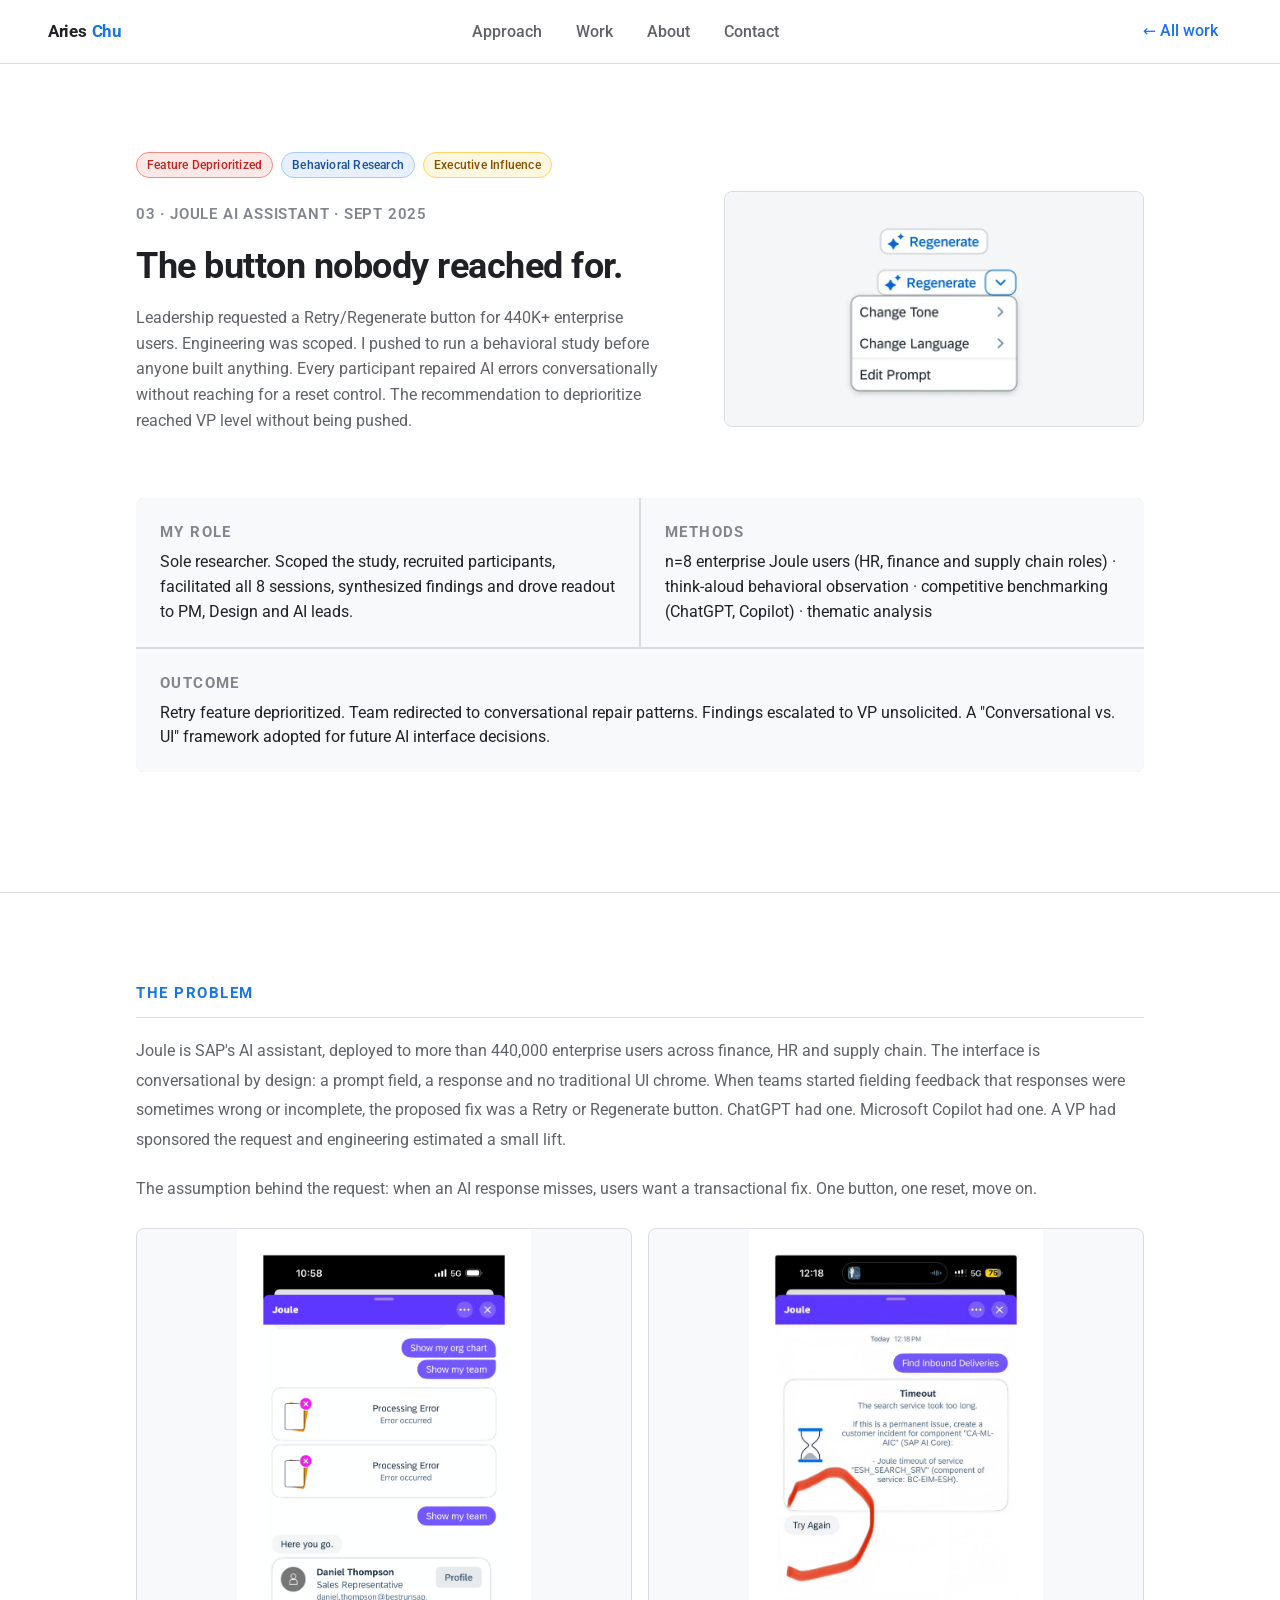
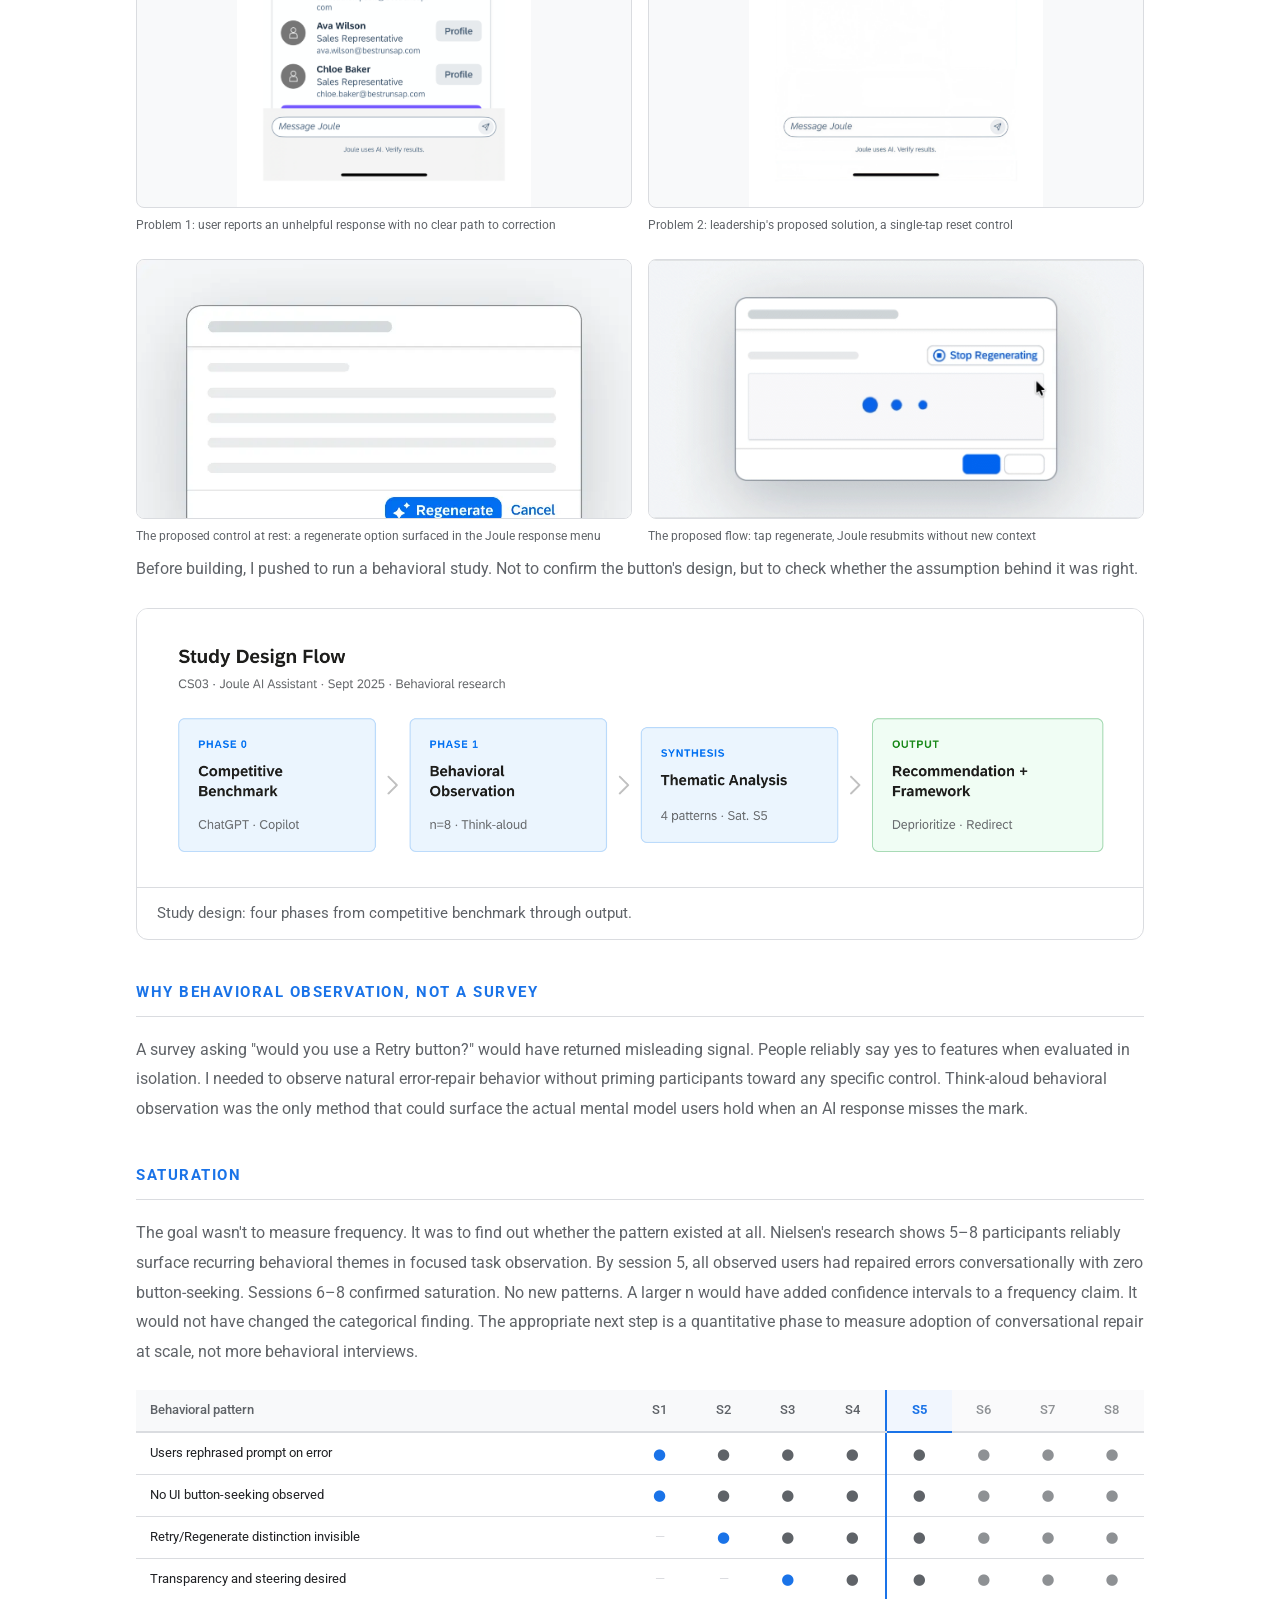
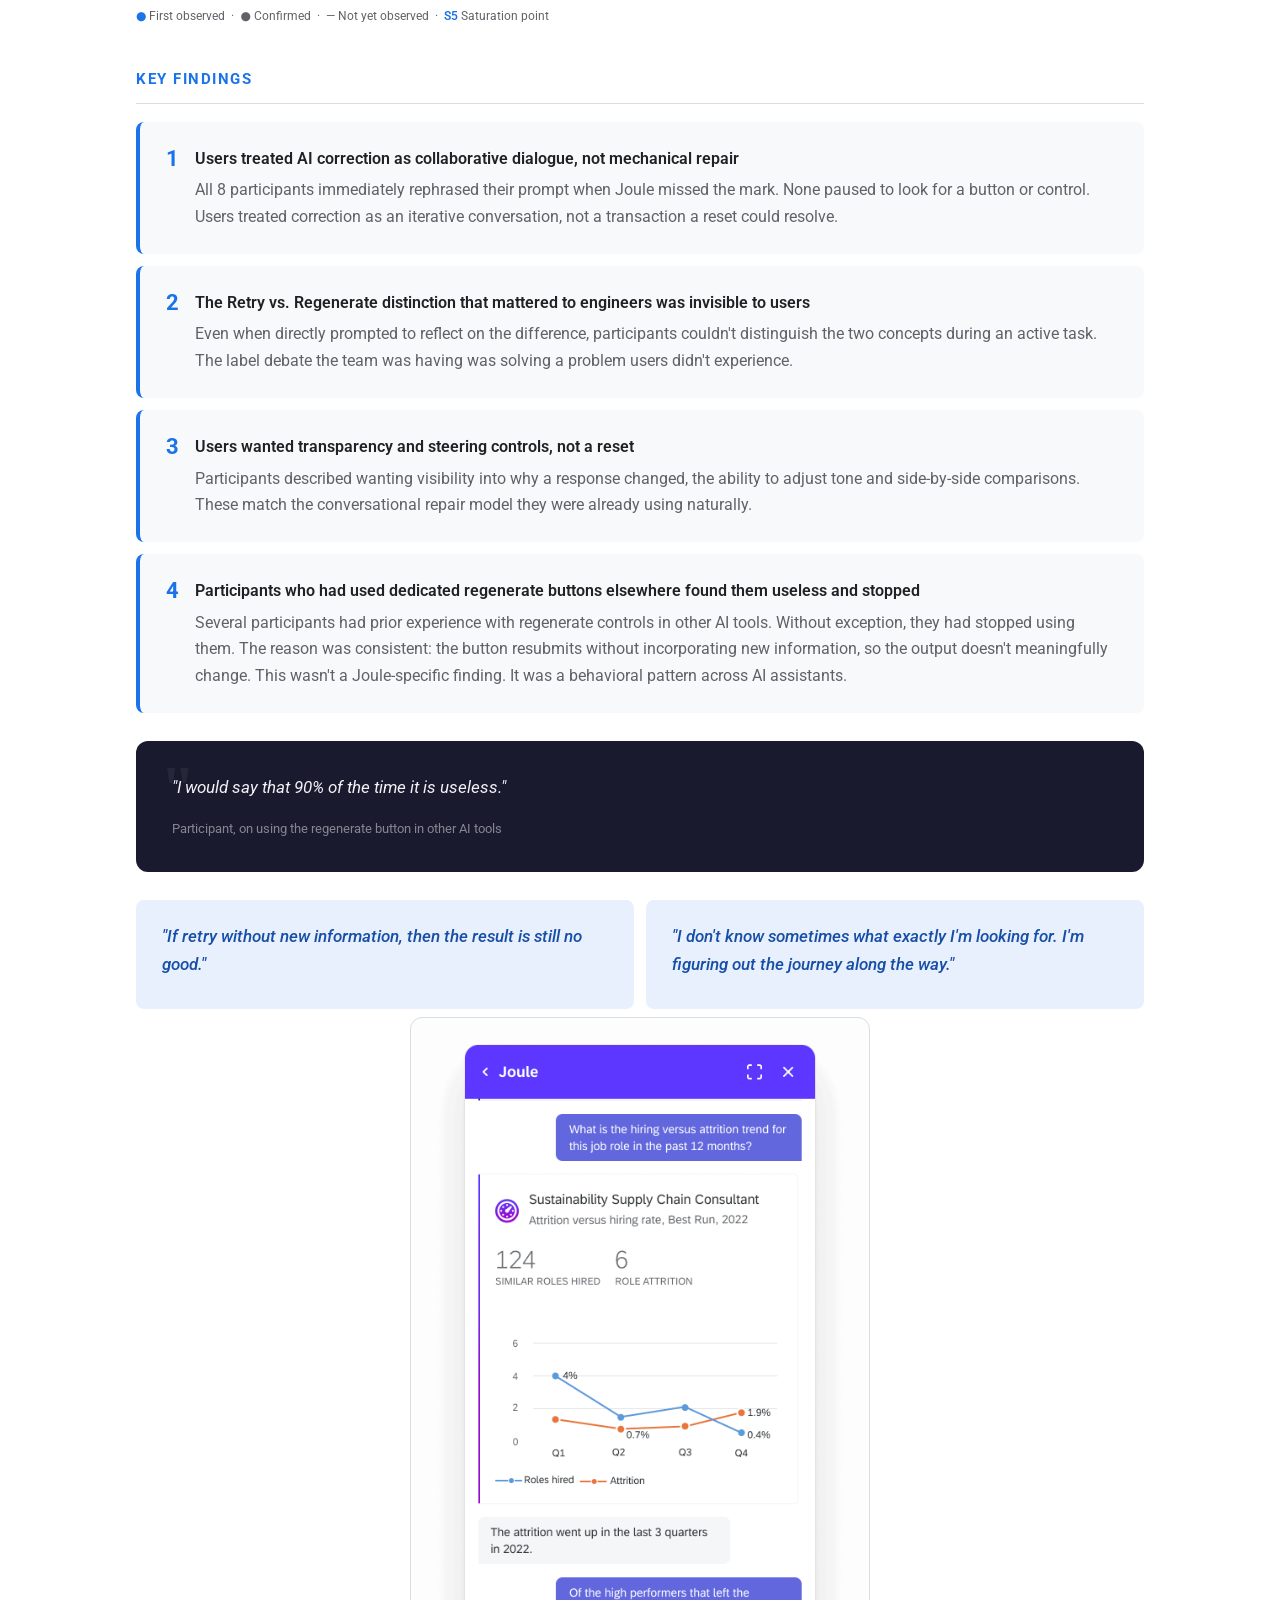
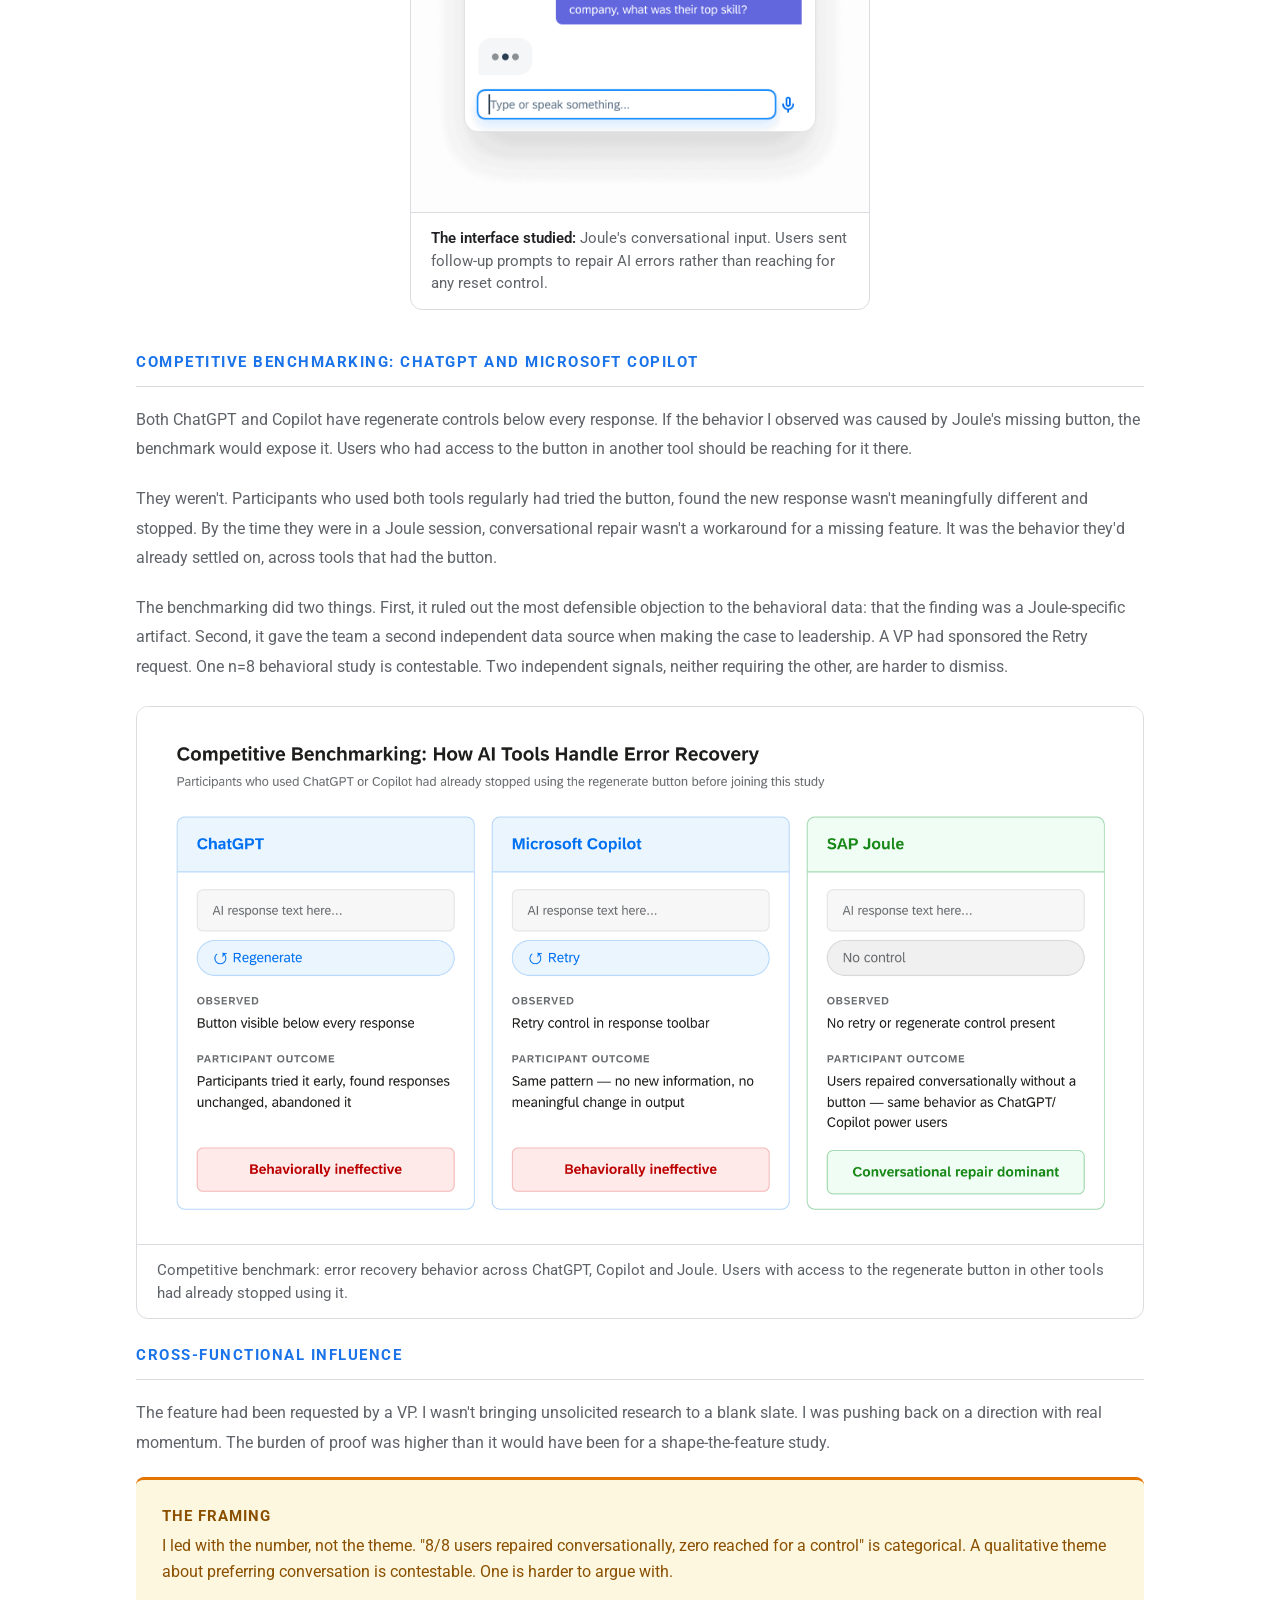
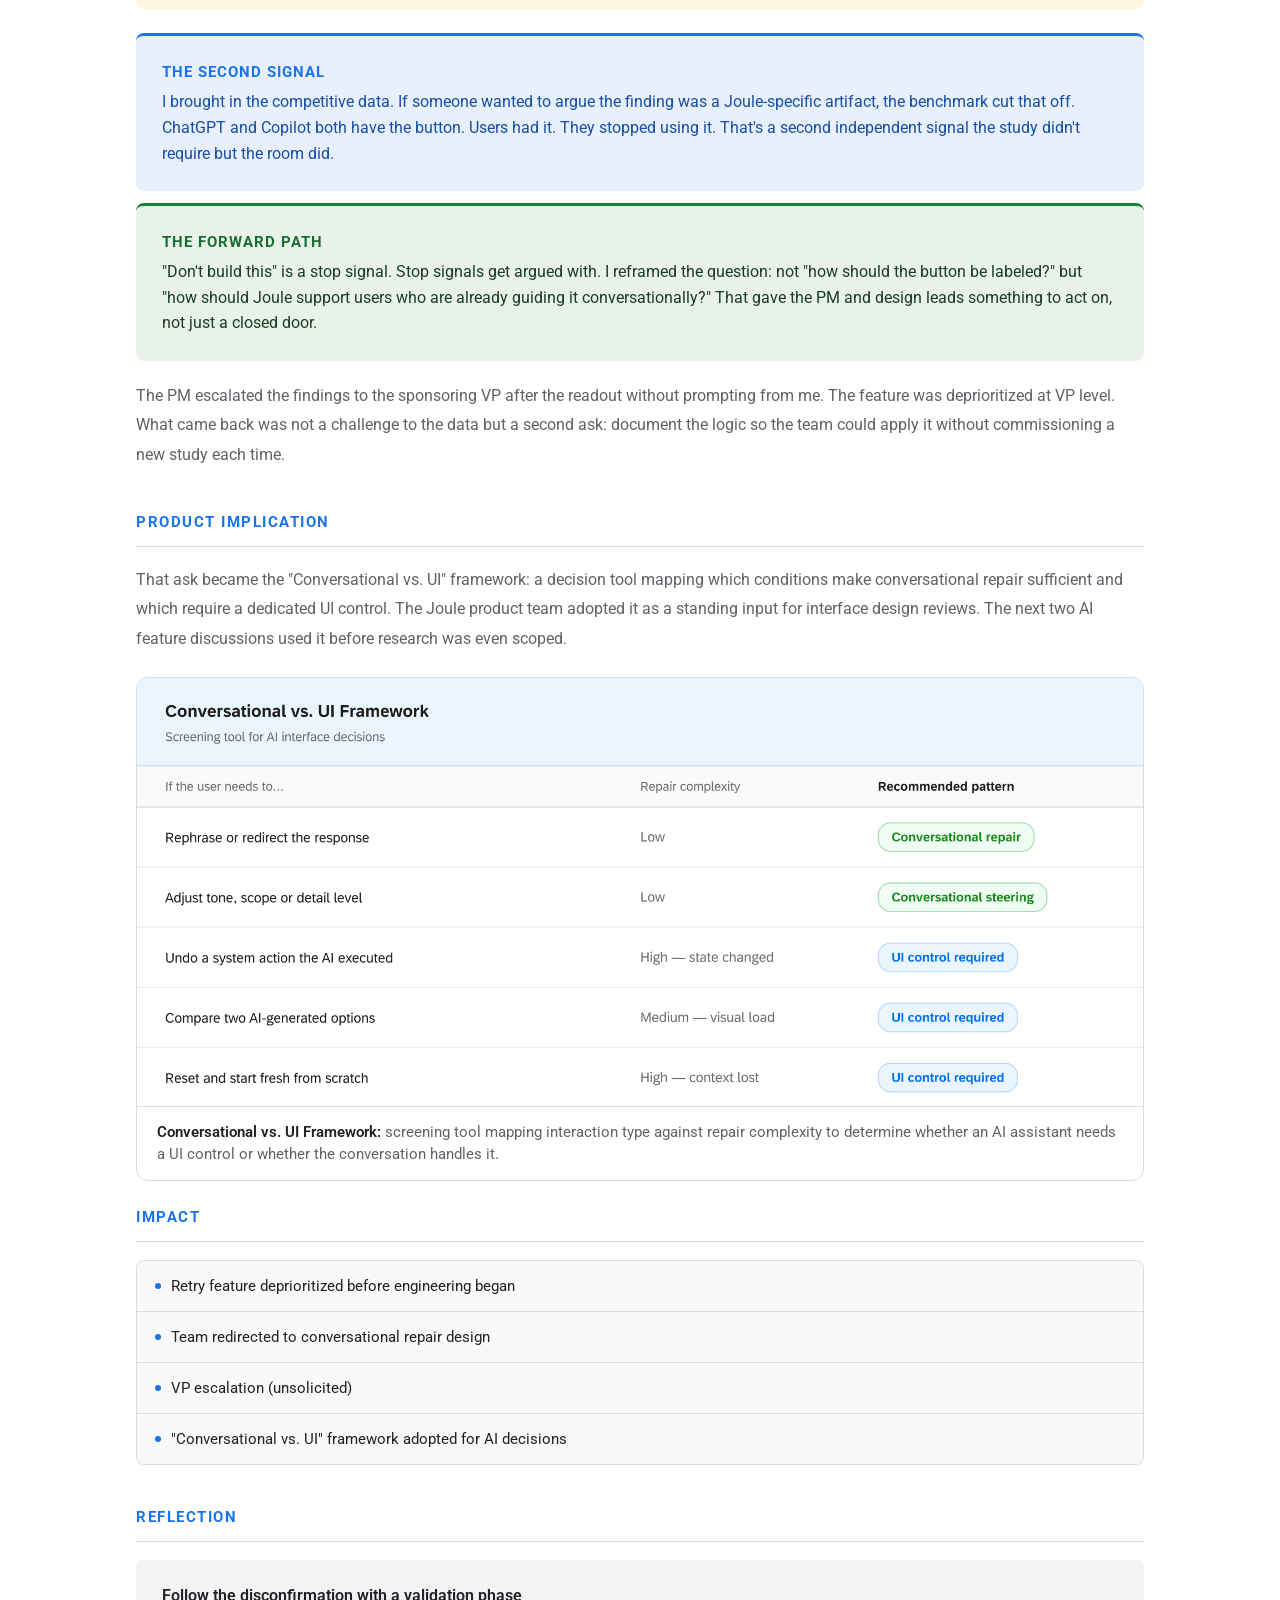
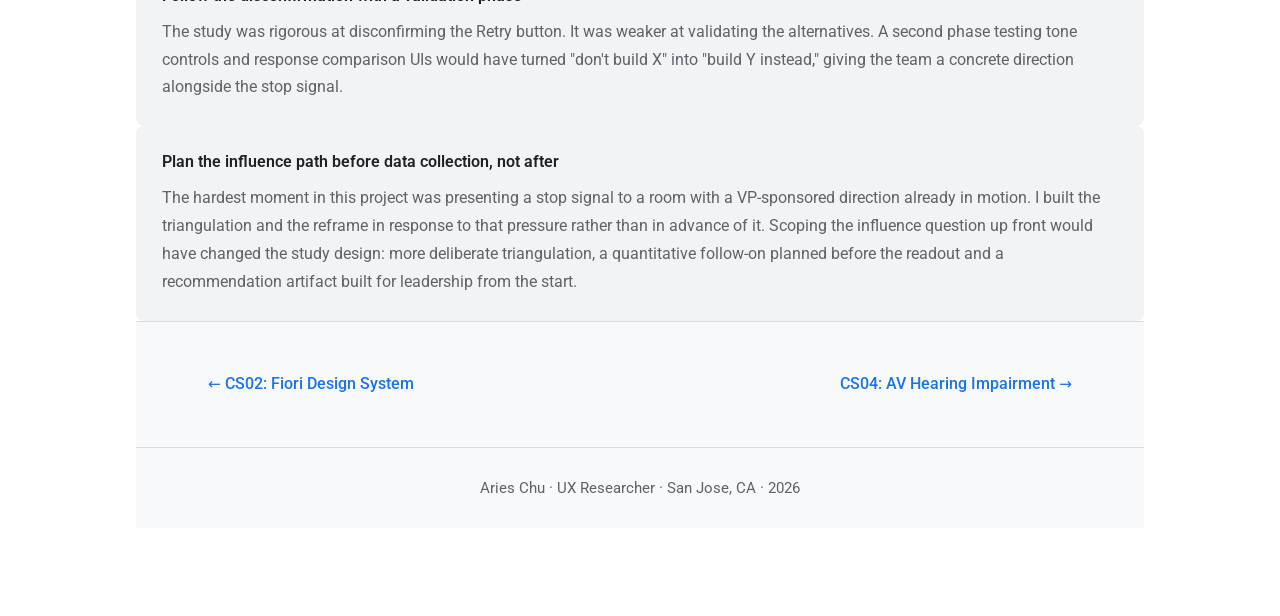
<file: cs03-retry-button.html>
<!DOCTYPE html>
<html lang="en">
<head>
    <meta charset="UTF-8" />
    <meta name="viewport" content="width=device-width, initial-scale=1.0" />
    <title>CS03: Joule AI Assistant · Aries Chu</title>
    <link rel="preconnect" href="https://fonts.googleapis.com" />
    <link rel="preconnect" href="https://fonts.gstatic.com" crossorigin />
    <link href="https://fonts.googleapis.com/css2?family=Google+Sans:wght@400;500;700&family=Roboto:wght@300;400;500;700&display=swap" rel="stylesheet" />
    <link rel="stylesheet" href="style.css" />
</head>
<body>

<nav class="nav">
    <a href="index.html" class="nav-logo">Aries <span>Chu</span></a>
    <ul class="nav-links">
        <li><a href="index.html#approach">Approach</a></li>
        <li><a href="index.html#work">Work</a></li>
        <li><a href="index.html#about">About</a></li>
        <li><a href="index.html#contact">Contact</a></li>
    </ul>
    <a href="index.html#work" class="nav-back">← All work</a>
</nav>

<div class="section">
    <div class="cs-hero-grid">
        <div>
            <div class="tags"><span class="tag t-red">Feature Deprioritized</span><span class="tag t-blue">Behavioral Research</span><span class="tag t-amber">Executive Influence</span></div>
            <div class="cs-num">03 · Joule AI Assistant · Sept 2025</div>
            <h1 class="cs-page-title">The button nobody reached for.</h1>
            <p class="cs-hook">Leadership requested a Retry/Regenerate button for 440K+ enterprise users. Engineering was scoped. I pushed to run a behavioral study before anyone built anything. Every participant repaired AI errors conversationally without reaching for a reset control. The recommendation to deprioritize reached VP level without being pushed.</p>
        </div>
        <div class="cs-hero-media">
            <img src="pic/joule-regenerate-menu.webp" alt="Joule AI assistant interface showing the proposed regenerate control" />
        </div>
    </div>

    <div class="snapshot">
        <div class="snap">
            <div class="snap-lbl">My Role</div>
            <div class="snap-val">Sole researcher. Scoped the study, recruited participants, facilitated all 8 sessions, synthesized findings and drove readout to PM, Design and AI leads.</div>
        </div>
        <div class="snap">
            <div class="snap-lbl">Methods</div>
            <div class="snap-val">n=8 enterprise Joule users (HR, finance and supply chain roles) · think-aloud behavioral observation · competitive benchmarking (ChatGPT, Copilot) · thematic analysis</div>
        </div>
        <div class="snap snap-wide">
            <div class="snap-lbl">Outcome</div>
            <div class="snap-val">Retry feature deprioritized. Team redirected to conversational repair patterns. Findings escalated to VP unsolicited. A "Conversational vs. UI" framework adopted for future AI interface decisions.</div>
        </div>
    </div>
</div>

<hr class="divider" />

<div class="section">
    <div class="ns">
        <div class="ns-h">The Problem</div>
        <p class="ns-p">Joule is SAP's AI assistant, deployed to more than 440,000 enterprise users across finance, HR and supply chain. The interface is conversational by design: a prompt field, a response and no traditional UI chrome. When teams started fielding feedback that responses were sometimes wrong or incomplete, the proposed fix was a Retry or Regenerate button. ChatGPT had one. Microsoft Copilot had one. A VP had sponsored the request and engineering estimated a small lift.</p>
        <p class="ns-p">The assumption behind the request: when an AI response misses, users want a transactional fix. One button, one reset, move on.</p>
        <div style="display:grid;grid-template-columns:1fr 1fr;gap:16px;margin:24px 0">
            <figure style="margin:0">
                <img src="pic/problem 1.png" alt="Problem statement 1" style="width:100%;max-height:580px;object-fit:contain;background:var(--md-surface-container-low);border-radius:var(--shape-md);border:1px solid var(--md-outline-variant)" />
                <figcaption style="margin-top:8px;font-size:12px;color:var(--md-on-surface-variant)">Problem 1: user reports an unhelpful response with no clear path to correction</figcaption>
            </figure>
            <figure style="margin:0">
                <img src="pic/problem 2.png" alt="Problem statement 2" style="width:100%;max-height:580px;object-fit:contain;background:var(--md-surface-container-low);border-radius:var(--shape-md);border:1px solid var(--md-outline-variant)" />
                <figcaption style="margin-top:8px;font-size:12px;color:var(--md-on-surface-variant)">Problem 2: leadership's proposed solution, a single-tap reset control</figcaption>
            </figure>
        </div>
        <div style="display:grid;grid-template-columns:1fr 1fr;gap:16px;margin:24px 0 8px">
            <figure style="margin:0">
                <img src="pic/joule-regenerate-static.webp" alt="Joule interface: static state with proposed regenerate control visible" style="width:100%;height:260px;object-fit:cover;object-position:top;border-radius:var(--shape-md);border:1px solid var(--md-outline-variant);display:block" />
                <figcaption style="margin-top:8px;font-size:12px;color:var(--md-on-surface-variant)">The proposed control at rest: a regenerate option surfaced in the Joule response menu</figcaption>
            </figure>
            <figure style="margin:0">
                <img src="pic/joule-regenerate-flow.gif" alt="Joule regenerate interaction flow animated" style="width:100%;height:260px;object-fit:cover;object-position:center;border-radius:var(--shape-md);border:1px solid var(--md-outline-variant);display:block" />
                <figcaption style="margin-top:8px;font-size:12px;color:var(--md-on-surface-variant)">The proposed flow: tap regenerate, Joule resubmits without new context</figcaption>
            </figure>
        </div>
        <p class="ns-p">Before building, I pushed to run a behavioral study. Not to confirm the button's design, but to check whether the assumption behind it was right.</p>
        <figure class="cs-figure cs-figure-screenshot cs-figure-wide" style="margin:24px 0">
            <img src="pic/study flow.png" alt="Study design flow: Competitive Benchmark, Behavioral Observation, Synthesis, Output" style="width:100%;height:auto;display:block" />
            <figcaption>Study design: four phases from competitive benchmark through output.</figcaption>
        </figure>
    </div>
    <div class="ns">
        <div class="ns-h">Why Behavioral Observation, Not a Survey</div>
        <p class="ns-p">A survey asking "would you use a Retry button?" would have returned misleading signal. People reliably say yes to features when evaluated in isolation. I needed to observe natural error-repair behavior without priming participants toward any specific control. Think-aloud behavioral observation was the only method that could surface the actual mental model users hold when an AI response misses the mark.</p>
    </div>
    <div class="ns">
        <div class="ns-h">Saturation</div>
        <p class="ns-p">The goal wasn't to measure frequency. It was to find out whether the pattern existed at all. Nielsen's research shows 5–8 participants reliably surface recurring behavioral themes in focused task observation. By session 5, all observed users had repaired errors conversationally with zero button-seeking. Sessions 6–8 confirmed saturation. No new patterns. A larger n would have added confidence intervals to a frequency claim. It would not have changed the categorical finding. The appropriate next step is a quantitative phase to measure adoption of conversational repair at scale, not more behavioral interviews.</p>
        <div style="margin:24px 0;overflow-x:auto">
            <table style="width:100%;border-collapse:collapse;font-size:13px;min-width:540px">
                <thead>
                    <tr>
                        <th style="text-align:left;padding:10px 14px;font-weight:500;color:var(--md-on-surface-variant);border-bottom:2px solid var(--md-outline-variant);background:var(--md-surface-container-low)">Behavioral pattern</th>
                        <th style="padding:10px 8px;text-align:center;font-weight:500;color:var(--md-on-surface-variant);border-bottom:2px solid var(--md-outline-variant);background:var(--md-surface-container-low)">S1</th>
                        <th style="padding:10px 8px;text-align:center;font-weight:500;color:var(--md-on-surface-variant);border-bottom:2px solid var(--md-outline-variant);background:var(--md-surface-container-low)">S2</th>
                        <th style="padding:10px 8px;text-align:center;font-weight:500;color:var(--md-on-surface-variant);border-bottom:2px solid var(--md-outline-variant);background:var(--md-surface-container-low)">S3</th>
                        <th style="padding:10px 8px;text-align:center;font-weight:500;color:var(--md-on-surface-variant);border-bottom:2px solid var(--md-outline-variant);background:var(--md-surface-container-low)">S4</th>
                        <th style="padding:10px 8px;text-align:center;font-weight:700;color:var(--md-primary);border-bottom:2px solid var(--md-primary);border-left:2px solid var(--md-primary);background:color-mix(in srgb, var(--md-primary-container) 60%, white)">S5</th>
                        <th style="padding:10px 8px;text-align:center;font-weight:500;color:var(--md-on-surface-variant);border-bottom:2px solid var(--md-outline-variant);background:var(--md-surface-container-low);opacity:.7">S6</th>
                        <th style="padding:10px 8px;text-align:center;font-weight:500;color:var(--md-on-surface-variant);border-bottom:2px solid var(--md-outline-variant);background:var(--md-surface-container-low);opacity:.7">S7</th>
                        <th style="padding:10px 8px;text-align:center;font-weight:500;color:var(--md-on-surface-variant);border-bottom:2px solid var(--md-outline-variant);background:var(--md-surface-container-low);opacity:.7">S8</th>
                    </tr>
                </thead>
                <tbody>
                    <tr style="border-bottom:1px solid var(--md-outline-variant)">
                        <td style="padding:10px 14px;color:var(--md-on-surface)">Users rephrased prompt on error</td>
                        <td style="text-align:center;color:var(--md-primary);font-size:15px;font-weight:700">●</td>
                        <td style="text-align:center;color:var(--md-on-surface-variant);font-size:15px">●</td>
                        <td style="text-align:center;color:var(--md-on-surface-variant);font-size:15px">●</td>
                        <td style="text-align:center;color:var(--md-on-surface-variant);font-size:15px">●</td>
                        <td style="text-align:center;color:var(--md-on-surface-variant);font-size:15px;border-left:2px solid var(--md-primary)">●</td>
                        <td style="text-align:center;color:var(--md-on-surface-variant);font-size:15px;opacity:.7">●</td>
                        <td style="text-align:center;color:var(--md-on-surface-variant);font-size:15px;opacity:.7">●</td>
                        <td style="text-align:center;color:var(--md-on-surface-variant);font-size:15px;opacity:.7">●</td>
                    </tr>
                    <tr style="border-bottom:1px solid var(--md-outline-variant)">
                        <td style="padding:10px 14px;color:var(--md-on-surface)">No UI button-seeking observed</td>
                        <td style="text-align:center;color:var(--md-primary);font-size:15px;font-weight:700">●</td>
                        <td style="text-align:center;color:var(--md-on-surface-variant);font-size:15px">●</td>
                        <td style="text-align:center;color:var(--md-on-surface-variant);font-size:15px">●</td>
                        <td style="text-align:center;color:var(--md-on-surface-variant);font-size:15px">●</td>
                        <td style="text-align:center;color:var(--md-on-surface-variant);font-size:15px;border-left:2px solid var(--md-primary)">●</td>
                        <td style="text-align:center;color:var(--md-on-surface-variant);font-size:15px;opacity:.7">●</td>
                        <td style="text-align:center;color:var(--md-on-surface-variant);font-size:15px;opacity:.7">●</td>
                        <td style="text-align:center;color:var(--md-on-surface-variant);font-size:15px;opacity:.7">●</td>
                    </tr>
                    <tr style="border-bottom:1px solid var(--md-outline-variant)">
                        <td style="padding:10px 14px;color:var(--md-on-surface)">Retry/Regenerate distinction invisible</td>
                        <td style="text-align:center;color:var(--md-outline-variant);font-size:13px">—</td>
                        <td style="text-align:center;color:var(--md-primary);font-size:15px;font-weight:700">●</td>
                        <td style="text-align:center;color:var(--md-on-surface-variant);font-size:15px">●</td>
                        <td style="text-align:center;color:var(--md-on-surface-variant);font-size:15px">●</td>
                        <td style="text-align:center;color:var(--md-on-surface-variant);font-size:15px;border-left:2px solid var(--md-primary)">●</td>
                        <td style="text-align:center;color:var(--md-on-surface-variant);font-size:15px;opacity:.7">●</td>
                        <td style="text-align:center;color:var(--md-on-surface-variant);font-size:15px;opacity:.7">●</td>
                        <td style="text-align:center;color:var(--md-on-surface-variant);font-size:15px;opacity:.7">●</td>
                    </tr>
                    <tr>
                        <td style="padding:10px 14px;color:var(--md-on-surface)">Transparency and steering desired</td>
                        <td style="text-align:center;color:var(--md-outline-variant);font-size:13px">—</td>
                        <td style="text-align:center;color:var(--md-outline-variant);font-size:13px">—</td>
                        <td style="text-align:center;color:var(--md-primary);font-size:15px;font-weight:700">●</td>
                        <td style="text-align:center;color:var(--md-on-surface-variant);font-size:15px">●</td>
                        <td style="text-align:center;color:var(--md-on-surface-variant);font-size:15px;border-left:2px solid var(--md-primary)">●</td>
                        <td style="text-align:center;color:var(--md-on-surface-variant);font-size:15px;opacity:.7">●</td>
                        <td style="text-align:center;color:var(--md-on-surface-variant);font-size:15px;opacity:.7">●</td>
                        <td style="text-align:center;color:var(--md-on-surface-variant);font-size:15px;opacity:.7">●</td>
                    </tr>
                </tbody>
            </table>
            <p style="font-size:12px;color:var(--md-on-surface-variant);margin-top:8px"><span style="color:var(--md-primary);font-weight:600">●</span> First observed &nbsp;·&nbsp; <span style="color:var(--md-on-surface-variant)">●</span> Confirmed &nbsp;·&nbsp; — Not yet observed &nbsp;·&nbsp; <span style="color:var(--md-primary);font-weight:600">S5</span> Saturation point</p>
        </div>
    </div>
    <div class="ns">
        <div class="ns-h">Key Findings</div>
        <div class="insight-list">
            <div class="insight">
                <div class="in-num">1</div>
                <div>
                    <div class="in-title">Users treated AI correction as collaborative dialogue, not mechanical repair</div>
                    <div class="in-body">All 8 participants immediately rephrased their prompt when Joule missed the mark. None paused to look for a button or control. Users treated correction as an iterative conversation, not a transaction a reset could resolve.</div>
                </div>
            </div>
            <div class="insight">
                <div class="in-num">2</div>
                <div>
                    <div class="in-title">The Retry vs. Regenerate distinction that mattered to engineers was invisible to users</div>
                    <div class="in-body">Even when directly prompted to reflect on the difference, participants couldn't distinguish the two concepts during an active task. The label debate the team was having was solving a problem users didn't experience.</div>
                </div>
            </div>
            <div class="insight">
                <div class="in-num">3</div>
                <div>
                    <div class="in-title">Users wanted transparency and steering controls, not a reset</div>
                    <div class="in-body">Participants described wanting visibility into why a response changed, the ability to adjust tone and side-by-side comparisons. These match the conversational repair model they were already using naturally.</div>
                </div>
            </div>
            <div class="insight">
                <div class="in-num">4</div>
                <div>
                    <div class="in-title">Participants who had used dedicated regenerate buttons elsewhere found them useless and stopped</div>
                    <div class="in-body">Several participants had prior experience with regenerate controls in other AI tools. Without exception, they had stopped using them. The reason was consistent: the button resubmits without incorporating new information, so the output doesn't meaningfully change. This wasn't a Joule-specific finding. It was a behavioral pattern across AI assistants.</div>
                </div>
            </div>
        </div>
        <div style="background:#1a1a2e;border-radius:var(--shape-lg);padding:32px 36px;margin:28px 0;position:relative;overflow:hidden">
            <div style="position:absolute;top:16px;left:24px;font-size:64px;line-height:1;color:rgba(255,255,255,0.06);font-family:Georgia,serif;font-weight:700">"</div>
            <p style="font-size:17px;color:#f0f0f5;line-height:1.75;margin:0 0 12px;position:relative;font-style:italic">"I would say that 90% of the time it is useless."</p>
            <cite style="font-size:13px;color:rgba(240,240,245,0.5);font-style:normal;position:relative">Participant, on using the regenerate button in other AI tools</cite>
        </div>
        <div style="display:grid;grid-template-columns:1fr 1fr;gap:12px;margin-bottom:8px">
            <div class="quote" style="margin:0">
                <p>"If retry without new information, then the result is still no good."</p>
            </div>
            <div class="quote" style="margin:0">
                <p>"I don't know sometimes what exactly I'm looking for. I'm figuring out the journey along the way."</p>
            </div>
        </div>
    </div>
    <figure class="cs-figure cs-figure-screenshot cs-figure-narrow" style="margin:0 auto 40px;max-width:460px">
        <img src="pic/Joule-Hiring.Attrition-Trends.png" alt="Joule AI assistant conversational interface" style="width:100%;height:auto;display:block" />
        <figcaption><strong>The interface studied:</strong> Joule's conversational input. Users sent follow-up prompts to repair AI errors rather than reaching for any reset control.</figcaption>
    </figure>
    <div class="ns">
        <div class="ns-h">Competitive Benchmarking: ChatGPT and Microsoft Copilot</div>
        <p class="ns-p">Both ChatGPT and Copilot have regenerate controls below every response. If the behavior I observed was caused by Joule's missing button, the benchmark would expose it. Users who had access to the button in another tool should be reaching for it there.</p>
        <p class="ns-p">They weren't. Participants who used both tools regularly had tried the button, found the new response wasn't meaningfully different and stopped. By the time they were in a Joule session, conversational repair wasn't a workaround for a missing feature. It was the behavior they'd already settled on, across tools that had the button.</p>
        <p class="ns-p">The benchmarking did two things. First, it ruled out the most defensible objection to the behavioral data: that the finding was a Joule-specific artifact. Second, it gave the team a second independent data source when making the case to leadership. A VP had sponsored the Retry request. One n=8 behavioral study is contestable. Two independent signals, neither requiring the other, are harder to dismiss.</p>
        <figure class="cs-figure cs-figure-screenshot cs-figure-wide" style="margin:24px 0">
            <img src="pic/competitive benchmarking.png" alt="Competitive benchmarking: ChatGPT, Microsoft Copilot and SAP Joule error recovery patterns" style="width:100%;height:auto;display:block" />
            <figcaption>Competitive benchmark: error recovery behavior across ChatGPT, Copilot and Joule. Users with access to the regenerate button in other tools had already stopped using it.</figcaption>
        </figure>
    <div class="ns">
        <div class="ns-h">Cross-Functional Influence</div>
        <p class="ns-p">The feature had been requested by a VP. I wasn't bringing unsolicited research to a blank slate. I was pushing back on a direction with real momentum. The burden of proof was higher than it would have been for a shape-the-feature study.</p>
        <div class="sth" style="margin-top:20px">
            <div class="sth-lbl">The framing</div>
            <div class="sth-text">I led with the number, not the theme. "8/8 users repaired conversationally, zero reached for a control" is categorical. A qualitative theme about preferring conversation is contestable. One is harder to argue with.</div>
        </div>
        <div style="background:var(--md-primary-container);border-radius:var(--shape-md);border-top:3px solid var(--md-primary);padding:24px 26px;margin-top:12px">
            <div style="font-size:15px;font-weight:700;text-transform:uppercase;letter-spacing:1px;color:var(--md-primary);margin-bottom:6px">The second signal</div>
            <div style="font-size:15.5px;color:var(--md-on-primary-container);line-height:1.65">I brought in the competitive data. If someone wanted to argue the finding was a Joule-specific artifact, the benchmark cut that off. ChatGPT and Copilot both have the button. Users had it. They stopped using it. That's a second independent signal the study didn't require but the room did.</div>
        </div>
        <div style="background:color-mix(in srgb,#188038 10%,white);border-radius:var(--shape-md);border-top:3px solid #188038;padding:24px 26px;margin-top:12px">
            <div style="font-size:15px;font-weight:700;text-transform:uppercase;letter-spacing:1px;color:#1a6e31;margin-bottom:6px">The forward path</div>
            <div style="font-size:15.5px;color:#1a3d23;line-height:1.65">"Don't build this" is a stop signal. Stop signals get argued with. I reframed the question: not "how should the button be labeled?" but "how should Joule support users who are already guiding it conversationally?" That gave the PM and design leads something to act on, not just a closed door.</div>
        </div>
        <p class="ns-p" style="margin-top:20px">The PM escalated the findings to the sponsoring VP after the readout without prompting from me. The feature was deprioritized at VP level. What came back was not a challenge to the data but a second ask: document the logic so the team could apply it without commissioning a new study each time.</p>
    </div>
    <div class="ns">
        <div class="ns-h">Product Implication</div>
        <p class="ns-p">That ask became the "Conversational vs. UI" framework: a decision tool mapping which conditions make conversational repair sufficient and which require a dedicated UI control. The Joule product team adopted it as a standing input for interface design reviews. The next two AI feature discussions used it before research was even scoped.</p>
        <figure class="cs-figure cs-figure-screenshot cs-figure-wide" style="margin:24px 0">
            <img src="pic/UI Framework.png" alt="Conversational vs. UI Framework: screening tool for AI interface decisions" style="width:100%;height:auto;display:block" />
            <figcaption><strong>Conversational vs. UI Framework:</strong> screening tool mapping interaction type against repair complexity to determine whether an AI assistant needs a UI control or whether the conversation handles it.</figcaption>
        </figure>
    <div class="ns">
        <div class="ns-h">Impact</div>
        <div class="impact-chips">
            <span class="ic">Retry feature deprioritized before engineering began</span>
            <span class="ic">Team redirected to conversational repair design</span>
            <span class="ic">VP escalation (unsolicited)</span>
            <span class="ic">"Conversational vs. UI" framework adopted for AI decisions</span>
        </div>
    </div>
    <div class="ns">
        <div class="ns-h">Reflection</div>
        <div class="reflect">
            <div class="reflect-title">Follow the disconfirmation with a validation phase</div>
            <div class="reflect-body">The study was rigorous at disconfirming the Retry button. It was weaker at validating the alternatives. A second phase testing tone controls and response comparison UIs would have turned "don't build X" into "build Y instead," giving the team a concrete direction alongside the stop signal.</div>
        </div>
        <div class="reflect">
            <div class="reflect-title">Plan the influence path before data collection, not after</div>
            <div class="reflect-body">The hardest moment in this project was presenting a stop signal to a room with a VP-sponsored direction already in motion. I built the triangulation and the reframe in response to that pressure rather than in advance of it. Scoping the influence question up front would have changed the study design: more deliberate triangulation, a quantitative follow-on planned before the readout and a recommendation artifact built for leadership from the start.</div>
        </div>
    </div>
</div>

<div class="cs-nav-footer">
    <a href="cs02-fiori-design-system.html" class="cs-nav-link">← CS02: Fiori Design System</a>
    <a href="cs04-av-hearing-impairment.html" class="cs-nav-link next">CS04: AV Hearing Impairment →</a>
</div>

<footer>
    <p>Aries Chu · UX Researcher · San Jose, CA · 2026</p>
</footer>

</body>
</html>
</file>
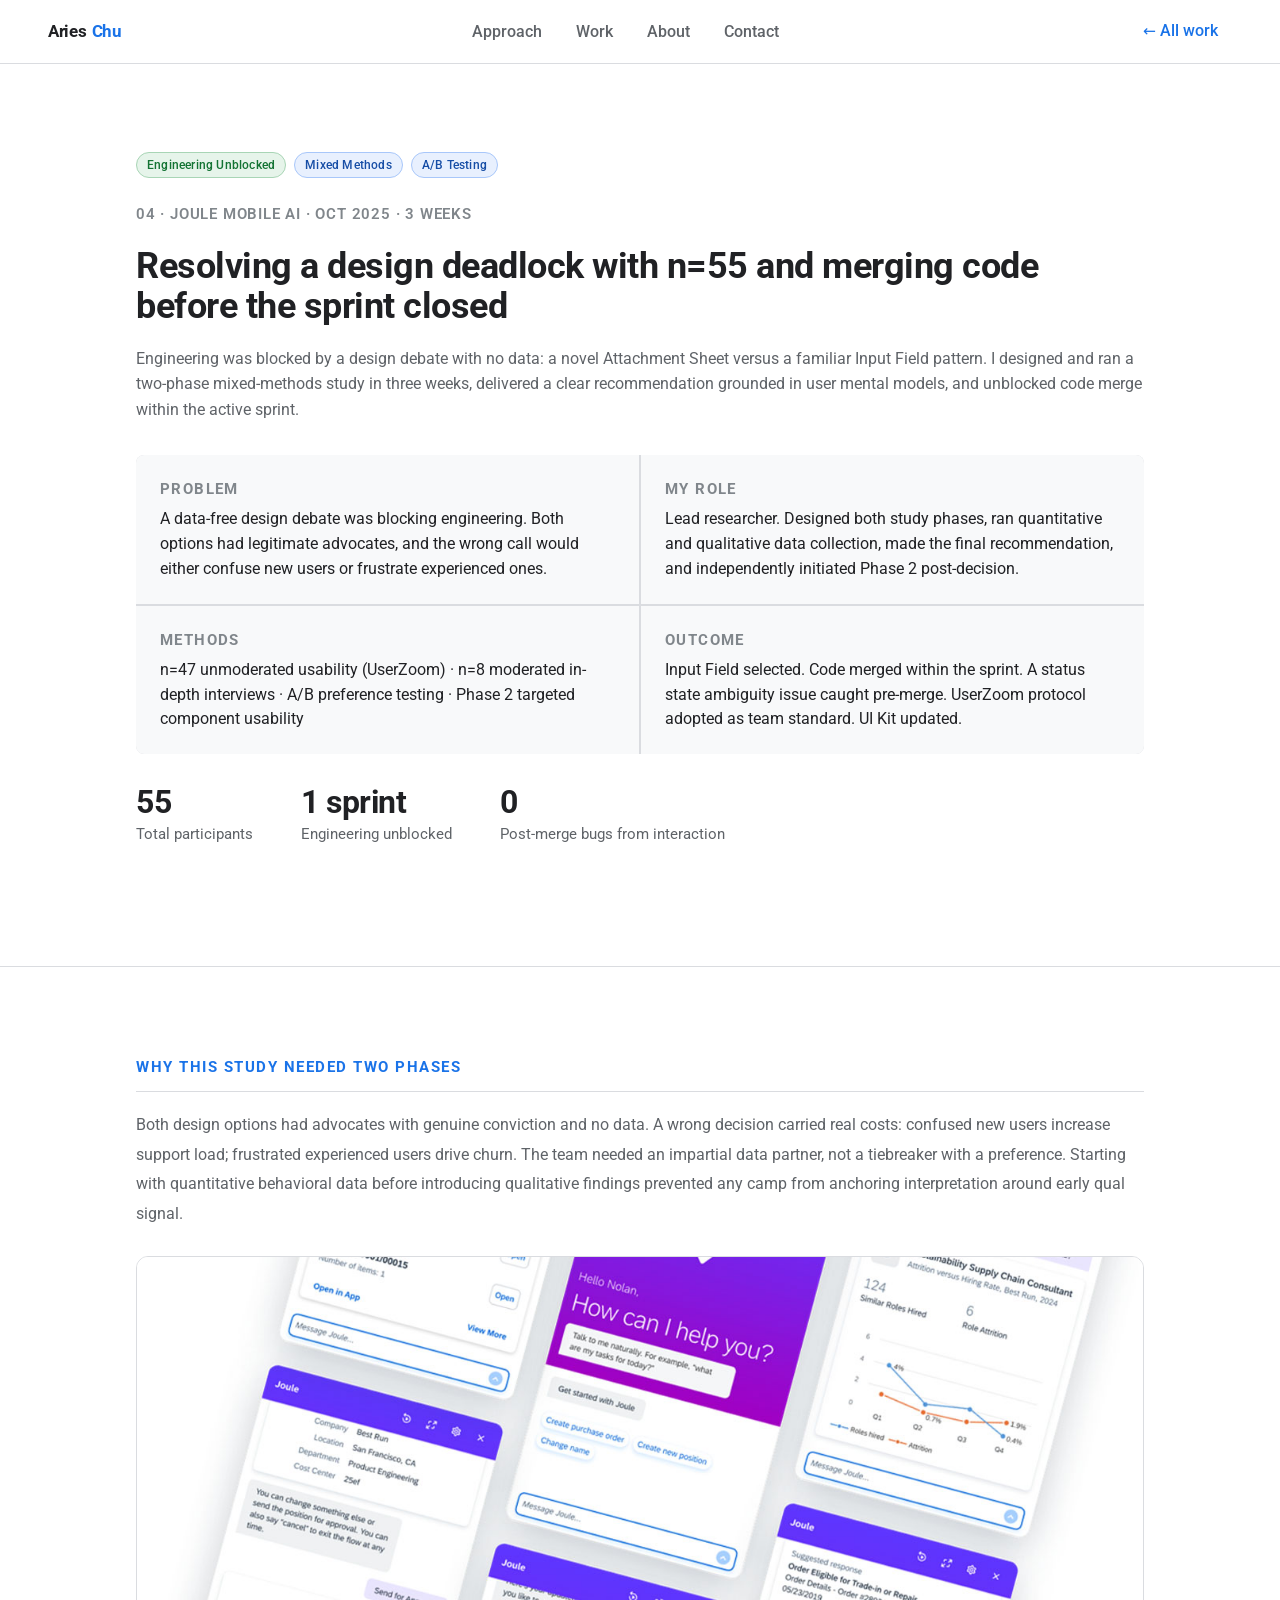
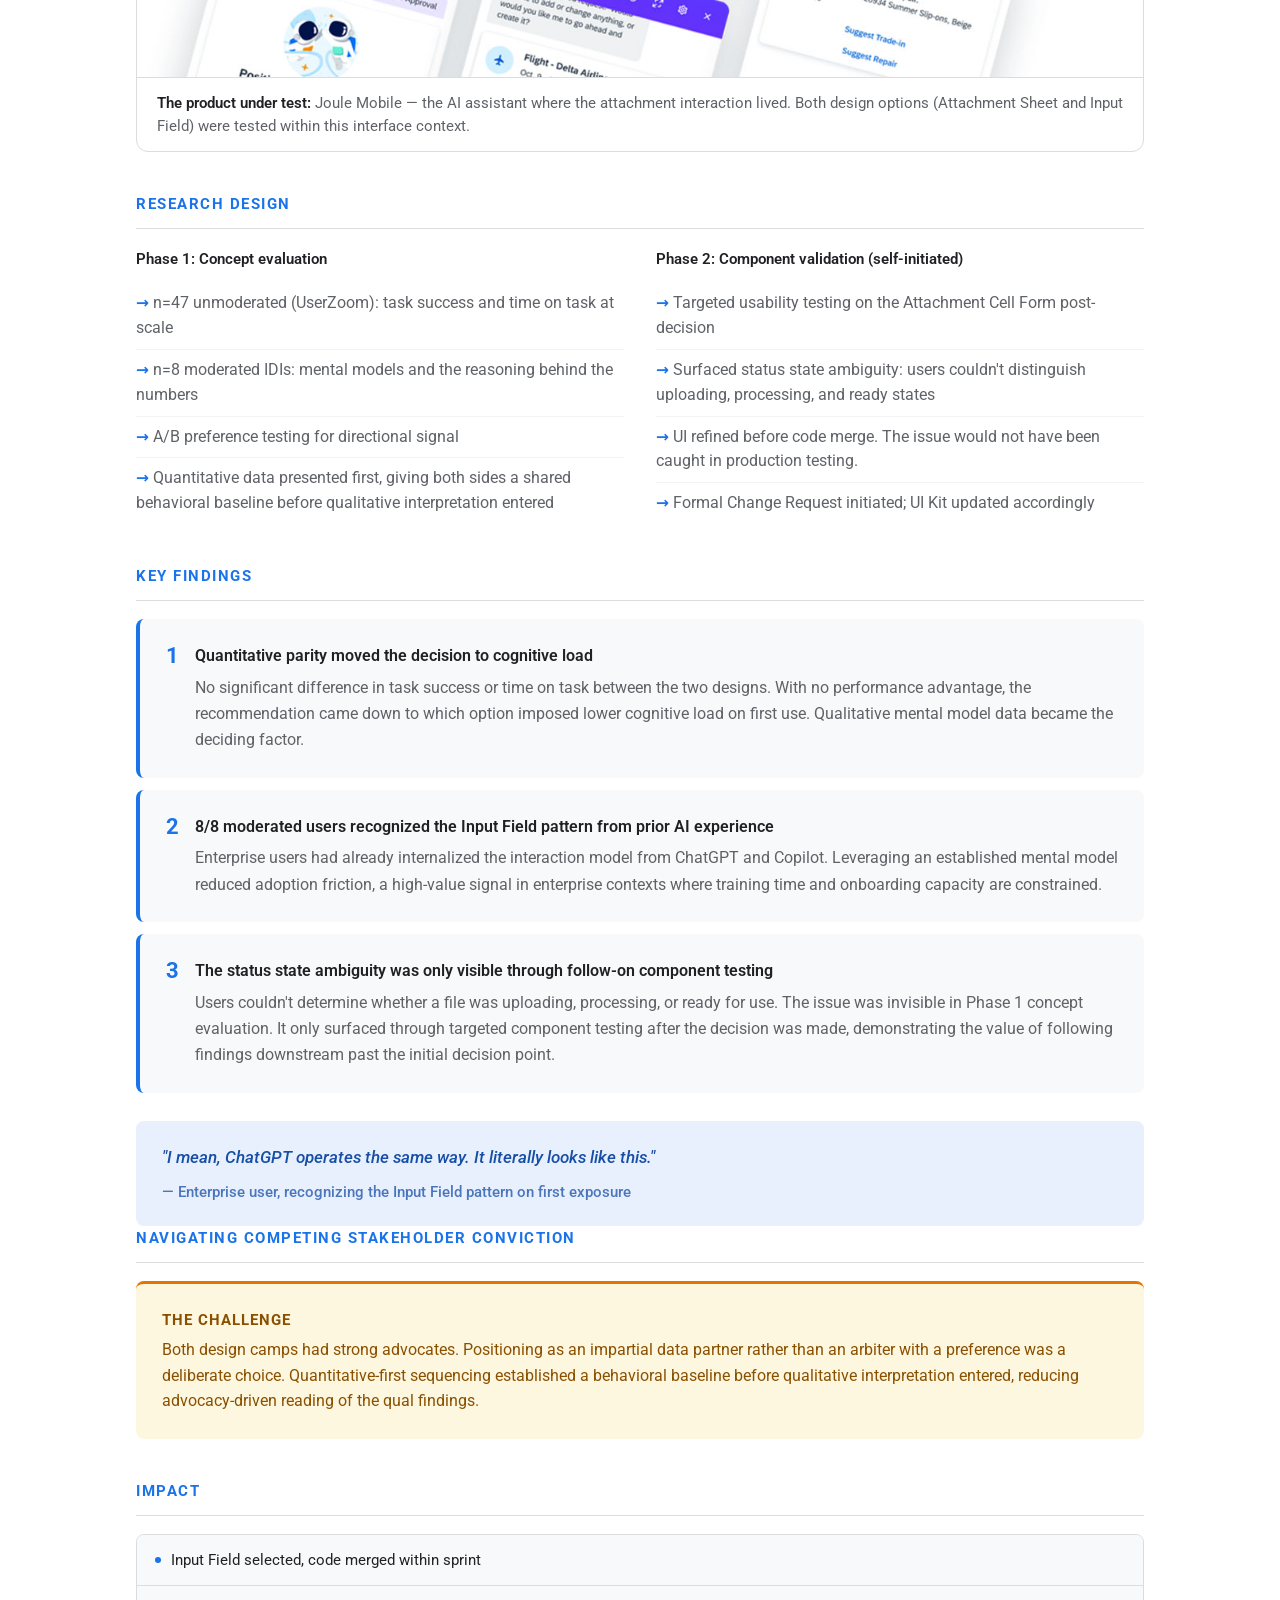
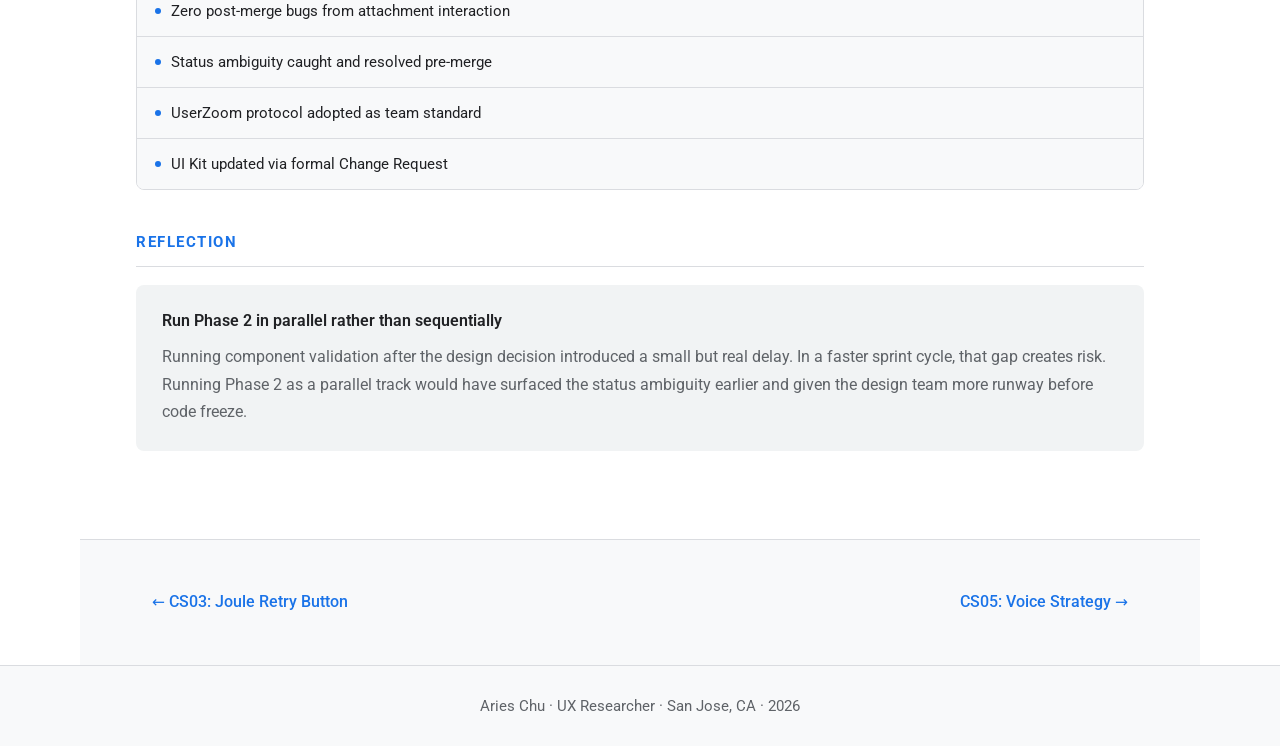
<file: cs04-attachment-sheet.html>
<!DOCTYPE html>
<html lang="en">
<head>
    <meta charset="UTF-8" />
    <meta name="viewport" content="width=device-width, initial-scale=1.0" />
    <title>CS04: Attachment Sheet · Aries Chu</title>
    <link rel="preconnect" href="https://fonts.googleapis.com" />
    <link rel="preconnect" href="https://fonts.gstatic.com" crossorigin />
    <link href="https://fonts.googleapis.com/css2?family=Google+Sans:wght@400;500;700&family=Roboto:wght@300;400;500;700&display=swap" rel="stylesheet" />
    <link rel="stylesheet" href="style.css" />
</head>
<body>

<nav class="nav">
    <a href="index.html" class="nav-logo">Aries <span>Chu</span></a>
    <ul class="nav-links">
        <li><a href="index.html#approach">Approach</a></li>
        <li><a href="index.html#work">Work</a></li>
        <li><a href="index.html#about">About</a></li>
        <li><a href="index.html#contact">Contact</a></li>
    </ul>
    <a href="index.html#work" class="nav-back">← All work</a>
</nav>

<div class="section">
    <div class="tags"><span class="tag t-green">Engineering Unblocked</span><span class="tag t-blue">Mixed Methods</span><span class="tag t-blue">A/B Testing</span></div>
    <div class="cs-num">04 · Joule Mobile AI · Oct 2025 · 3 weeks</div>
    <h1 class="cs-page-title">Resolving a design deadlock with n=55 and merging code before the sprint closed</h1>
    <p class="cs-hook">Engineering was blocked by a design debate with no data: a novel Attachment Sheet versus a familiar Input Field pattern. I designed and ran a two-phase mixed-methods study in three weeks, delivered a clear recommendation grounded in user mental models, and unblocked code merge within the active sprint.</p>

    <div class="snapshot">
        <div class="snap">
            <div class="snap-lbl">Problem</div>
            <div class="snap-val">A data-free design debate was blocking engineering. Both options had legitimate advocates, and the wrong call would either confuse new users or frustrate experienced ones.</div>
        </div>
        <div class="snap">
            <div class="snap-lbl">My Role</div>
            <div class="snap-val">Lead researcher. Designed both study phases, ran quantitative and qualitative data collection, made the final recommendation, and independently initiated Phase 2 post-decision.</div>
        </div>
        <div class="snap">
            <div class="snap-lbl">Methods</div>
            <div class="snap-val">n=47 unmoderated usability (UserZoom) · n=8 moderated in-depth interviews · A/B preference testing · Phase 2 targeted component usability</div>
        </div>
        <div class="snap">
            <div class="snap-lbl">Outcome</div>
            <div class="snap-val">Input Field selected. Code merged within the sprint. A status state ambiguity issue caught pre-merge. UserZoom protocol adopted as team standard. UI Kit updated.</div>
        </div>
    </div>

    <div class="cs-metrics">
        <div><div class="cs-mn">55</div><div class="cs-ml">Total participants</div></div>
        <div><div class="cs-mn">1 sprint</div><div class="cs-ml">Engineering unblocked</div></div>
        <div><div class="cs-mn">0</div><div class="cs-ml">Post-merge bugs from interaction</div></div>
    </div>
</div>

<hr class="divider" />

<div class="section">
    <div class="ns">
        <div class="ns-h">Why This Study Needed Two Phases</div>
        <p class="ns-p">Both design options had advocates with genuine conviction and no data. A wrong decision carried real costs: confused new users increase support load; frustrated experienced users drive churn. The team needed an impartial data partner, not a tiebreaker with a preference. Starting with quantitative behavioral data before introducing qualitative findings prevented any camp from anchoring interpretation around early qual signal.</p>
        <figure class="cs-figure cs-figure-wide" style="margin-top:28px">
            <img src="pic/sap-joule.jpg" alt="Joule Mobile AI interface showing the conversational input pattern" />
            <figcaption><strong>The product under test:</strong> Joule Mobile — the AI assistant where the attachment interaction lived. Both design options (Attachment Sheet and Input Field) were tested within this interface context.</figcaption>
        </figure>
    </div>
    <div class="ns">
        <div class="ns-h">Research Design</div>
        <div class="two-col">
            <div class="ns-col">
                <h4>Phase 1: Concept evaluation</h4>
                <ul class="ns-list">
                    <li>n=47 unmoderated (UserZoom): task success and time on task at scale</li>
                    <li>n=8 moderated IDIs: mental models and the reasoning behind the numbers</li>
                    <li>A/B preference testing for directional signal</li>
                    <li>Quantitative data presented first, giving both sides a shared behavioral baseline before qualitative interpretation entered</li>
                </ul>
            </div>
            <div class="ns-col">
                <h4>Phase 2: Component validation (self-initiated)</h4>
                <ul class="ns-list">
                    <li>Targeted usability testing on the Attachment Cell Form post-decision</li>
                    <li>Surfaced status state ambiguity: users couldn't distinguish uploading, processing, and ready states</li>
                    <li>UI refined before code merge. The issue would not have been caught in production testing.</li>
                    <li>Formal Change Request initiated; UI Kit updated accordingly</li>
                </ul>
            </div>
        </div>
    </div>
    <div class="ns">
        <div class="ns-h">Key Findings</div>
        <div class="insight-list">
            <div class="insight">
                <div class="in-num">1</div>
                <div>
                    <div class="in-title">Quantitative parity moved the decision to cognitive load</div>
                    <div class="in-body">No significant difference in task success or time on task between the two designs. With no performance advantage, the recommendation came down to which option imposed lower cognitive load on first use. Qualitative mental model data became the deciding factor.</div>
                </div>
            </div>
            <div class="insight">
                <div class="in-num">2</div>
                <div>
                    <div class="in-title">8/8 moderated users recognized the Input Field pattern from prior AI experience</div>
                    <div class="in-body">Enterprise users had already internalized the interaction model from ChatGPT and Copilot. Leveraging an established mental model reduced adoption friction, a high-value signal in enterprise contexts where training time and onboarding capacity are constrained.</div>
                </div>
            </div>
            <div class="insight">
                <div class="in-num">3</div>
                <div>
                    <div class="in-title">The status state ambiguity was only visible through follow-on component testing</div>
                    <div class="in-body">Users couldn't determine whether a file was uploading, processing, or ready for use. The issue was invisible in Phase 1 concept evaluation. It only surfaced through targeted component testing after the decision was made, demonstrating the value of following findings downstream past the initial decision point.</div>
                </div>
            </div>
        </div>
    </div>
    <div class="quote">
        <p>"I mean, ChatGPT operates the same way. It literally looks like this."</p>
        <cite>— Enterprise user, recognizing the Input Field pattern on first exposure</cite>
    </div>
    <div class="ns">
        <div class="ns-h">Navigating Competing Stakeholder Conviction</div>
        <div class="sth">
            <div class="sth-lbl">The challenge</div>
            <div class="sth-text">Both design camps had strong advocates. Positioning as an impartial data partner rather than an arbiter with a preference was a deliberate choice. Quantitative-first sequencing established a behavioral baseline before qualitative interpretation entered, reducing advocacy-driven reading of the qual findings.</div>
        </div>
    </div>
    <div class="ns">
        <div class="ns-h">Impact</div>
        <div class="impact-chips">
            <span class="ic">Input Field selected, code merged within sprint</span>
            <span class="ic">Zero post-merge bugs from attachment interaction</span>
            <span class="ic">Status ambiguity caught and resolved pre-merge</span>
            <span class="ic">UserZoom protocol adopted as team standard</span>
            <span class="ic">UI Kit updated via formal Change Request</span>
        </div>
    </div>
    <div class="ns">
        <div class="ns-h">Reflection</div>
        <div class="reflect">
            <div class="reflect-title">Run Phase 2 in parallel rather than sequentially</div>
            <div class="reflect-body">Running component validation after the design decision introduced a small but real delay. In a faster sprint cycle, that gap creates risk. Running Phase 2 as a parallel track would have surfaced the status ambiguity earlier and given the design team more runway before code freeze.</div>
        </div>
    </div>
</div>

<div class="cs-nav-footer">
    <a href="cs03-retry-button.html" class="cs-nav-link">← CS03: Joule Retry Button</a>
    <a href="cs05-voice-strategy.html" class="cs-nav-link next">CS05: Voice Strategy →</a>
</div>

<footer>
    <p>Aries Chu · UX Researcher · San Jose, CA · 2026</p>
</footer>

</body>
</html>
</file>
<file: style.css>
/* ============================================================
   Google Cloud Design System — UXR Portfolio
   Font: Google Sans Display (display) + Google Sans (UI) + Roboto (body)
   Color: Google Brand Palette + Cloud Blue accent
   ============================================================ */

/* ── RESET ────────────────────────────────────────────────── */
*,*::before,*::after{box-sizing:border-box;margin:0;padding:0}
html{scroll-behavior:smooth}
body{font-family:var(--font);background:var(--surface);color:var(--on-surface);line-height:1.6;-webkit-font-smoothing:antialiased}
img{display:block;max-width:100%}
a{color:inherit;text-decoration:none}
::-webkit-scrollbar{width:4px}
::-webkit-scrollbar-thumb{background:var(--outline-variant);border-radius:4px}

/* ── DESIGN TOKENS ───────────────────────────────────────── */
:root {
    /* Brand */
    --blue:         #1A73E8;
    --blue-dark:    #174EA6;
    --blue-light:   #E8F0FE;
    --blue-mid:     #4285F4;

    --red:          #D93025;
    --red-light:    #FCE8E6;
    --red-dark:     #C5221F;

    --yellow:       #F9AB00;
    --yellow-light: #FEF7E0;
    --yellow-dark:  #8A5000;

    --green:        #188038;
    --green-light:  #E6F4EA;
    --green-dark:   #137333;

    /* Surfaces */
    --surface:          #FFFFFF;
    --surface-low:      #F8F9FA;
    --surface-mid:      #F1F3F4;
    --surface-high:     #E8EAED;
    --on-surface:       #202124;
    --on-surface-var:   #5F6368;

    /* Outline */
    --outline:          #80868B;
    --outline-variant:  #DADCE0;

    /* Elevation */
    --shadow-1: 0 1px 2px rgba(60,64,67,.15), 0 1px 3px 1px rgba(60,64,67,.10);
    --shadow-2: 0 1px 2px rgba(60,64,67,.20), 0 2px 6px 2px rgba(60,64,67,.12);
    --shadow-3: 0 4px 8px 3px rgba(60,64,67,.12), 0 1px 3px rgba(60,64,67,.18);

    /* Shape */
    --r-sm:  6px;
    --r-md:  12px;
    --r-lg:  16px;
    --r-xl:  24px;
    --r-pill:9999px;

    /* Type */
    --font-display: 'Google Sans Display', 'Google Sans', 'Roboto', system-ui, sans-serif;
    --font-ui:      'Google Sans', 'Roboto', system-ui, sans-serif;
    --font:         'Roboto', system-ui, sans-serif;

    /* Transition */
    --ease: 0.2s cubic-bezier(.4,0,.2,1);

    /* Legacy aliases (used by case-study pages) */
    --md-primary:               var(--blue);
    --md-on-primary:            #FFFFFF;
    --md-primary-container:     var(--blue-light);
    --md-on-primary-container:  var(--blue-dark);
    --md-secondary:             #5F6368;
    --md-on-secondary:          #FFFFFF;
    --md-secondary-container:   var(--surface-mid);
    --md-on-secondary-container:#202124;
    --md-tertiary:              var(--green);
    --md-on-tertiary:           #FFFFFF;
    --md-tertiary-container:    var(--green-light);
    --md-on-tertiary-container: var(--green-dark);
    --md-error:                 var(--red);
    --md-error-container:       var(--red-light);
    --md-on-error-container:    var(--red-dark);
    --md-warning:               #E37400;
    --md-warning-container:     var(--yellow-light);
    --md-on-warning-container:  var(--yellow-dark);
    --md-background:            var(--surface);
    --md-on-background:         var(--on-surface);
    --md-surface:               var(--surface);
    --md-on-surface:            var(--on-surface);
    --md-surface-variant:       var(--surface-mid);
    --md-on-surface-variant:    var(--on-surface-var);
    --md-surface-container-lowest: var(--surface);
    --md-surface-container-low: var(--surface-low);
    --md-surface-container:     var(--surface-mid);
    --md-surface-container-high:var(--surface-high);
    --md-outline:               var(--outline);
    --md-outline-variant:       var(--outline-variant);
    --shape-xs:4px; --shape-sm:8px; --shape-md:8px; --shape-lg:12px; --shape-xl:24px; --shape-full:9999px;
    --elev-1:var(--shadow-1); --elev-2:var(--shadow-2); --elev-3:var(--shadow-3);
    --font-body: var(--font);
}

/* ── TYPE HIERARCHY ──────────────────────────────────────── */
h1,h2,h3,.section-title,.cs-page-title,.cs-title,.phil-title,
.hero-title,.contact-title {
    font-family: var(--font-display);
}

/* ── NAV ─────────────────────────────────────────────────── */
.nav {
    position: sticky;
    top: 0;
    z-index: 200;
    height: 64px;
    background: rgba(255,255,255,0.97);
    backdrop-filter: blur(12px);
    -webkit-backdrop-filter: blur(12px);
    border-bottom: 1px solid var(--outline-variant);
    display: flex;
    align-items: center;
    justify-content: space-between;
    padding: 0 48px;
    gap: 32px;
}

.nav-logo {
    display: flex;
    align-items: center;
    gap: 5px;
    font-family: var(--font-ui);
    font-size: 17px;
    font-weight: 700;
    color: var(--on-surface);
    letter-spacing: -0.3px;
    flex-shrink: 0;
}
.nav-logo-last { color: var(--blue); }
.nav-logo span { color: var(--blue); }

.nav-links {
    display: flex;
    gap: 2px;
    list-style: none;
    flex: 1;
    justify-content: center;
}
.nav-links a {
    font-family: var(--font-ui);
    font-size: 15.5px;
    font-weight: 500;
    color: var(--on-surface-var);
    padding: 7px 16px;
    border-radius: var(--r-pill);
    transition: background var(--ease), color var(--ease);
}
.nav-links a:hover {
    background: var(--surface-mid);
    color: var(--on-surface);
}

.nav-cta {
    font-family: var(--font-ui);
    font-size: 15.5px;
    font-weight: 500;
    background: var(--blue);
    color: #fff;
    padding: 9px 24px;
    border-radius: var(--r-pill);
    letter-spacing: 0.1px;
    transition: background var(--ease), box-shadow var(--ease);
    flex-shrink: 0;
}
.nav-cta:hover {
    background: var(--blue-dark);
    box-shadow: var(--shadow-1);
}

/* Back link used by case study pages */
.nav-back {
    font-size: 15.5px;
    font-weight: 500;
    color: var(--blue);
    padding: 8px 14px;
    border-radius: var(--r-pill);
    display: flex;
    align-items: center;
    gap: 6px;
    transition: background var(--ease);
}
.nav-back:hover { background: var(--blue-light); }

/* Four-color accent bar — subtle easter egg on hover */
.nav::after {
    content: '';
    position: absolute;
    bottom: -1px;
    left: 0;
    right: 0;
    height: 2px;
    background: linear-gradient(to right, #4285F4 25%, #EA4335 25% 50%, #FBBC04 50% 75%, #34A853 75%);
    opacity: 0;
    transition: opacity var(--ease);
}
.nav:hover::after { opacity: 0.7; }

/* ── HERO SECTION ────────────────────────────────────────── */
.hero-section {
    background: var(--surface);
    overflow: hidden;
    position: relative;
}

/* Subtle gradient background wash */
.hero-section::before {
    content: '';
    position: absolute;
    inset: 0;
    background: radial-gradient(ellipse 80% 60% at 60% 0%, rgba(66,133,244,.06) 0%, transparent 70%),
                radial-gradient(ellipse 40% 40% at 90% 80%, rgba(52,168,83,.04) 0%, transparent 60%);
    pointer-events: none;
}

.hero-grid {
    position: relative;
    max-width: 1200px;
    margin: 0 auto;
    padding: 80px 48px 72px;
    display: grid;
    grid-template-columns: 1fr 280px;
    gap: 80px;
    align-items: center;
}

.hero-content {
    display: flex;
    flex-direction: column;
    gap: 0;
}

/* Badge */
.hero-badge {
    display: inline-flex;
    align-items: center;
    gap: 8px;
    background: var(--green-light);
    color: var(--green-dark);
    font-family: var(--font-ui);
    font-size: 15px;
    font-weight: 600;
    letter-spacing: 0.2px;
    padding: 5px 14px;
    border-radius: var(--r-pill);
    margin-bottom: 24px;
    width: fit-content;
    animation: fadeUp .4s ease both;
}
.hero-badge-dot {
    width: 7px;
    height: 7px;
    border-radius: 50%;
    background: var(--green);
    flex-shrink: 0;
    animation: pulse 2.4s ease infinite;
}
@keyframes pulse {
    0%,100% { opacity:1; transform:scale(1); }
    50%      { opacity:.6; transform:scale(.8); }
}

/* Title */
.hero-title {
    font-family: var(--font-display);
    font-size: 56px;
    font-weight: 700;
    line-height: 1.04;
    letter-spacing: -1.5px;
    color: var(--on-surface);
    margin-bottom: 20px;
    animation: fadeUp .4s .08s ease both;
}
.hero-title em {
    font-style: normal;
    color: var(--blue);
}

/* Descriptor */
.hero-desc {
    font-size: 19px;
    color: var(--on-surface-var);
    line-height: 1.65;
    max-width: 540px;
    margin-bottom: 32px;
    animation: fadeUp .4s .14s ease both;
}
.hero-desc strong {
    color: var(--on-surface);
    font-weight: 600;
}

/* Actions */
.hero-actions {
    display: flex;
    gap: 12px;
    flex-wrap: wrap;
    margin-bottom: 56px;
    animation: fadeUp .4s .2s ease both;
}

.btn-filled {
    font-family: var(--font-ui);
    font-size: 15px;
    font-weight: 500;
    background: var(--blue);
    color: #fff;
    padding: 12px 28px;
    border-radius: var(--r-pill);
    letter-spacing: 0.1px;
    transition: background var(--ease), box-shadow var(--ease);
}
.btn-filled:hover {
    background: var(--blue-dark);
    box-shadow: var(--shadow-1);
}

.btn-outlined {
    font-family: var(--font-ui);
    font-size: 15px;
    font-weight: 500;
    color: var(--blue);
    border: 1.5px solid var(--blue);
    padding: 11px 26px;
    border-radius: var(--r-pill);
    letter-spacing: 0.1px;
    transition: background var(--ease), border-color var(--ease);
}
.btn-outlined:hover {
    background: var(--blue-light);
}

/* Stats strip */
.hero-stats {
    display: flex;
    align-items: flex-start;
    gap: 0;
    animation: fadeUp .4s .26s ease both;
}
.stat-item {
    display: flex;
    flex-direction: column;
    gap: 4px;
    padding: 0 32px 0 0;
    flex: 1;
}
.stat-item:first-child { padding-left: 0; }
.stat-value {
    font-family: var(--font-display);
    font-size: 24px;
    font-weight: 700;
    letter-spacing: -0.5px;
    color: var(--on-surface);
    line-height: 1;
}
.stat-label {
    font-size: 13px;
    font-weight: 600;
    color: var(--on-surface);
    line-height: 1.3;
}
.stat-note {
    font-size: 12px;
    color: var(--outline);
    line-height: 1.4;
    margin-top: 1px;
}
.stat-divider {
    width: 1px;
    background: var(--outline-variant);
    margin: 0 32px 0 0;
    align-self: stretch;
    flex-shrink: 0;
}

/* Portrait */
.hero-portrait-col {
    display: flex;
    flex-direction: column;
    align-items: center;
    gap: 20px;
    animation: fadeUp .4s .1s ease both;
}
.portrait-ring {
    width: 228px;
    height: 228px;
    border-radius: 50%;
    padding: 3px;
    background: linear-gradient(135deg, #4285F4, #EA4335, #FBBC04, #34A853);
}
.portrait-img {
    width: 100%;
    height: 100%;
    border-radius: 50%;
    object-fit: cover;
    border: 3px solid var(--surface);
}
.portrait-meta {
    display: flex;
    flex-direction: column;
    align-items: center;
    gap: 8px;
}
.meta-chip {
    font-family: var(--font-ui);
    font-size: 15px;
    font-weight: 500;
    color: var(--on-surface-var);
    background: var(--surface-mid);
    padding: 5px 14px;
    border-radius: var(--r-pill);
    border: 1px solid var(--outline-variant);
}

/* ── SECTION SHELL ───────────────────────────────────────── */
.section { background: var(--surface); }
.section-alt { background: var(--surface-low); }

.section-inner {
    max-width: 1200px;
    margin: 0 auto;
    padding: 72px 48px;
}

.section-header {
    margin-bottom: 32px;
}

.eyebrow {
    font-family: var(--font-ui);
    font-size: 11px;
    font-weight: 700;
    letter-spacing: 1.8px;
    text-transform: uppercase;
    color: var(--blue);
    margin-bottom: 8px;
}
.eyebrow--light { color: rgba(255,255,255,.65); }

.section-title {
    font-family: var(--font-display);
    font-size: 32px;
    font-weight: 700;
    letter-spacing: -0.4px;
    line-height: 1.12;
    color: var(--on-surface);
    margin-bottom: 8px;
    max-width: 640px;
}
.section-sub {
    font-size: 18px;
    color: var(--on-surface-var);
    line-height: 1.7;
    max-width: 900px;
}

/* ── PRINCIPLES GRID ─────────────────────────────────────── */
.principles-grid {
    display: grid;
    grid-template-columns: repeat(4, 1fr);
    gap: 16px;
}

.principle-card {
    border-radius: var(--r-lg);
    padding: 28px 24px;
    border: 1px solid var(--outline-variant);
    background: var(--surface);
    position: relative;
    overflow: hidden;
    transition: box-shadow var(--ease), transform var(--ease);
}
.principle-card::before {
    content: '';
    position: absolute;
    top: 0; left: 0; right: 0;
    height: 3px;
    border-radius: var(--r-lg) var(--r-lg) 0 0;
}
.principle-blue::before  { background: var(--blue); }
.principle-red::before   { background: var(--red); }
.principle-yellow::before{ background: var(--yellow); }
.principle-green::before { background: var(--green); }

.principle-card:hover {
    box-shadow: var(--shadow-2);
    transform: translateY(-3px);
}

.principle-icon {
    width: 44px;
    height: 44px;
    border-radius: 10px;
    display: flex;
    align-items: center;
    justify-content: center;
    margin-bottom: 16px;
}
.principle-blue  .principle-icon { background: var(--blue-light); color: var(--blue); }
.principle-red   .principle-icon { background: var(--red-light);  color: var(--red); }
.principle-yellow.principle-icon { background: var(--yellow-light); color: var(--yellow-dark); }
.principle-yellow .principle-icon { background: var(--yellow-light); color: var(--yellow-dark); }
.principle-green .principle-icon { background: var(--green-light); color: var(--green); }

.principle-icon svg {
    width: 20px;
    height: 20px;
    stroke-width: 2;
}

.principle-title {
    font-family: var(--font-ui);
    font-size: 16px;
    font-weight: 600;
    color: var(--on-surface);
    margin-bottom: 10px;
    line-height: 1.3;
}
.principle-body {
    font-size: 15.5px;
    color: var(--on-surface-var);
    line-height: 1.7;
}

/* ── CASE STUDY CARDS ────────────────────────────────────── */
.cs-card {
    background: var(--surface);
    border: 1px solid var(--outline-variant);
    border-radius: var(--r-xl);
    overflow: hidden;
    margin-bottom: 20px;
    transition: box-shadow var(--ease), border-color var(--ease);
}
.cs-card:last-child { margin-bottom: 0; }
.cs-card:hover {
    box-shadow: var(--shadow-2);
    border-color: #c5d9fc;
}

.cs-card-inner {
    display: grid;
    grid-template-columns: 1fr 340px;
    min-height: 420px;
}
.cs-card-inner--reverse {
    grid-template-columns: 340px 1fr;
}
.cs-card-inner--reverse .cs-card-body {
    order: 2;
}
.cs-card-inner--reverse .cs-card-image {
    order: 1;
}

.cs-card-body {
    padding: 36px 44px;
    display: flex;
    flex-direction: column;
    justify-content: flex-start;
}

.cs-card-image {
    background: var(--surface-mid);
    overflow: hidden;
}
.cs-card-image img {
    width: 100%;
    height: 100%;
    object-fit: cover;
    transition: transform .4s ease;
}
.cs-card:hover .cs-card-image img {
    transform: scale(1.03);
}

/* Tags */
.cs-tags {
    display: flex;
    gap: 6px;
    flex-wrap: wrap;
    margin-bottom: 16px;
}
.tag {
    font-family: var(--font-ui);
    font-size: 12px;
    font-weight: 500;
    letter-spacing: 0.2px;
    padding: 3px 10px;
    border-radius: var(--r-pill);
    border: 1px solid transparent;
    line-height: 1.5;
    white-space: nowrap;
}
.tag-blue   { background: var(--blue-light);   color: var(--blue-dark);   border-color: #A8C7FA; }
.tag-green  { background: var(--green-light);  color: var(--green-dark);  border-color: #A8D5B5; }
.tag-amber  { background: var(--yellow-light); color: var(--yellow-dark); border-color: #FDD663; }
.tag-red    { background: var(--red-light);    color: var(--red-dark);    border-color: #F28B82; }
.tag-gray   { background: var(--surface-mid);  color: var(--on-surface-var); border-color: var(--outline-variant); }

.cs-meta {
    font-family: var(--font-ui);
    font-size: 13px;
    font-weight: 500;
    color: var(--outline);
    letter-spacing: 0.8px;
    text-transform: uppercase;
    margin-bottom: 16px;
}

.cs-title {
    font-family: var(--font-display);
    font-size: 22px;
    font-weight: 700;
    line-height: 1.28;
    letter-spacing: -0.3px;
    color: var(--on-surface);
    margin-bottom: 12px;
}

.cs-hook {
    font-size: 15.5px;
    color: var(--on-surface-var);
    line-height: 1.65;
    margin-bottom: 32px;
    flex: 1;
}

.cs-hero-grid {
    display: grid;
    grid-template-columns: 1fr 420px;
    gap: 56px;
    align-items: center;
    margin-bottom: 32px;
}
.cs-hero-media {
    border-radius: var(--shape-md);
    overflow: hidden;
    aspect-ratio: 16/9;
    border: 1px solid var(--md-outline-variant);
    background: var(--md-surface-container-low);
}
.cs-hero-media img {
    width: 100%;
    height: 100%;
    object-fit: cover;
    object-position: right center;
    display: block;
}
@media (max-width: 900px) {
    .cs-hero-grid { grid-template-columns: 1fr; }
    .cs-hero-media { aspect-ratio: 16/7; order: -1; }
}

/* Impact row */
.cs-impact-row {
    display: flex;
    gap: 24px;
    padding: 20px 0;
    border-top: 1px solid var(--outline-variant);
    border-bottom: 1px solid var(--outline-variant);
    margin-bottom: 28px;
}
.cs-impact-stat {
    display: flex;
    flex-direction: column;
    gap: 2px;
}
.impact-num {
    font-family: var(--font-display);
    font-size: 26px;
    font-weight: 700;
    color: var(--blue);
    letter-spacing: -0.3px;
    line-height: 1;
}
.impact-label {
    font-size: 13px;
    color: var(--on-surface-var);
    line-height: 1.3;
}

/* CTA link */
.cs-link {
    display: inline-flex;
    align-items: center;
    gap: 8px;
    font-family: var(--font-ui);
    font-size: 15.5px;
    font-weight: 500;
    color: var(--blue);
    padding: 10px 20px;
    border-radius: var(--r-pill);
    background: var(--blue-light);
    transition: background var(--ease), box-shadow var(--ease);
    width: fit-content;
}
.cs-link:hover {
    background: #D2E3FC;
    box-shadow: var(--shadow-1);
}
.cs-link svg {
    width: 14px;
    height: 14px;
    stroke: currentColor;
    transition: transform var(--ease);
}
.cs-link:hover svg { transform: translateX(3px); }

/* ── ABOUT ───────────────────────────────────────────────── */
.about-layout {
    display: grid;
    grid-template-columns: 1fr 320px;
    gap: 80px;
    align-items: start;
}

.about-text-col {}
.about-p {
    font-size: 16.5px;
    color: var(--on-surface-var);
    line-height: 1.75;
    margin-bottom: 18px;
}
.about-p strong {
    color: var(--on-surface);
    font-weight: 600;
}

.skills-block {
    margin-top: 32px;
    display: flex;
    flex-direction: column;
    gap: 16px;
}
.skills-row {
    display: flex;
    flex-direction: column;
    gap: 8px;
}
.skills-label {
    font-family: var(--font-ui);
    font-size: 11px;
    font-weight: 700;
    letter-spacing: 1.4px;
    text-transform: uppercase;
    color: var(--outline);
}
.skills-chips {
    display: flex;
    flex-wrap: wrap;
    gap: 8px;
}
.skill-chip {
    font-family: var(--font-ui);
    font-size: 13px;
    font-weight: 500;
    color: var(--on-surface-var);
    background: var(--surface-mid);
    border: 1px solid var(--outline-variant);
    padding: 5px 13px;
    border-radius: var(--r-pill);
    transition: background var(--ease), color var(--ease);
}
.skill-chip:hover {
    background: var(--blue-light);
    color: var(--blue-dark);
    border-color: #A8C7FA;
}

/* Timeline */
.timeline-col {}
.timeline {}
.tl-item {
    display: flex;
    gap: 16px;
    margin-bottom: 0;
}
.tl-item--last .tl-spine { justify-content: flex-start; }
.tl-spine {
    display: flex;
    flex-direction: column;
    align-items: center;
    flex-shrink: 0;
}
.tl-dot {
    width: 10px;
    height: 10px;
    border-radius: 50%;
    background: var(--outline-variant);
    border: 2px solid var(--surface);
    box-shadow: 0 0 0 2px var(--outline-variant);
    flex-shrink: 0;
    margin-top: 5px;
}
.tl-dot--current {
    background: var(--blue);
    box-shadow: 0 0 0 2px var(--blue-light);
}
.tl-line {
    width: 2px;
    background: var(--outline-variant);
    flex: 1;
    margin: 8px 0;
    min-height: 28px;
}
.tl-content {
    padding-bottom: 28px;
    flex: 1;
}
.tl-item--last .tl-content { padding-bottom: 0; }
.tl-role {
    font-family: var(--font-ui);
    font-size: 15px;
    font-weight: 600;
    color: var(--on-surface);
    margin-bottom: 2px;
}
.tl-org {
    font-size: 15px;
    color: var(--blue);
    margin-bottom: 3px;
    line-height: 1.4;
}
.tl-meta {
    font-size: 15px;
    color: var(--on-surface-var);
}

/* ── CONTACT SECTION ─────────────────────────────────────── */
.contact-section {
    background: linear-gradient(135deg, #1A73E8 0%, #174EA6 100%);
    position: relative;
    overflow: hidden;
}
.contact-section::before {
    content: '';
    position: absolute;
    inset: 0;
    background: radial-gradient(ellipse 60% 80% at 100% 50%, rgba(66,133,244,.3) 0%, transparent 60%),
                radial-gradient(ellipse 40% 60% at 0% 100%, rgba(52,168,83,.15) 0%, transparent 60%);
    pointer-events: none;
}

.contact-inner {
    position: relative;
    max-width: 1200px;
    margin: 0 auto;
    padding: 88px 48px;
    display: grid;
    grid-template-columns: 1fr auto;
    gap: 80px;
    align-items: center;
}

.contact-text {}
.contact-title {
    font-family: var(--font-display);
    font-size: 40px;
    font-weight: 700;
    letter-spacing: -0.8px;
    color: #fff;
    margin-bottom: 12px;
}
.contact-sub {
    font-size: 17px;
    color: rgba(255,255,255,.75);
    line-height: 1.65;
}

.contact-cards {
    display: flex;
    flex-direction: column;
    gap: 12px;
    min-width: 300px;
}
.contact-card {
    display: flex;
    align-items: center;
    gap: 16px;
    background: rgba(255,255,255,.12);
    border: 1px solid rgba(255,255,255,.2);
    border-radius: var(--r-lg);
    padding: 20px 22px;
    backdrop-filter: blur(8px);
    transition: background var(--ease), border-color var(--ease), box-shadow var(--ease);
}
.contact-card:hover {
    background: rgba(255,255,255,.2);
    border-color: rgba(255,255,255,.35);
    box-shadow: 0 4px 16px rgba(0,0,0,.15);
}
.contact-card-icon {
    width: 44px;
    height: 44px;
    border-radius: 10px;
    background: rgba(255,255,255,.2);
    display: flex;
    align-items: center;
    justify-content: center;
    flex-shrink: 0;
}
.contact-card-icon svg {
    width: 18px;
    height: 18px;
    stroke: #fff;
    fill: none;
    stroke-width: 2;
    stroke-linecap: round;
    stroke-linejoin: round;
}
.contact-card-label {
    font-family: var(--font-ui);
    font-size: 15px;
    color: rgba(255,255,255,.65);
    font-weight: 500;
    margin-bottom: 3px;
    letter-spacing: 0.3px;
    text-transform: uppercase;
}
.contact-card-value {
    font-family: var(--font-ui);
    font-size: 15px;
    font-weight: 500;
    color: #fff;
}

/* ── FOOTER ──────────────────────────────────────────────── */
.site-footer {
    background: var(--surface-low);
    border-top: 1px solid var(--outline-variant);
    padding: 28px 48px;
    text-align: center;
}
.site-footer p {
    font-size: 15px;
    color: var(--on-surface-var);
}
footer {
    background: var(--surface-low);
    border-top: 1px solid var(--outline-variant);
    padding: 28px 48px;
    text-align: center;
}
footer p {
    font-size: 15px;
    color: var(--on-surface-var);
}

/* ── ANIMATIONS ──────────────────────────────────────────── */
@keyframes fadeUp {
    from { opacity: 0; transform: translateY(14px); }
    to   { opacity: 1; transform: translateY(0); }
}

/* ── DIVIDER ─────────────────────────────────────────────── */
.divider { border: none; border-top: 1px solid var(--outline-variant); }

/* ────────────────────────────────────────────────────────── */
/*  CASE STUDY PAGE STYLES (preserved for cs0x pages)        */
/* ────────────────────────────────────────────────────────── */

/* CS pages use .section directly (no .section-inner wrapper) */
.section:not(:has(.section-inner)) {
    max-width: 1120px;
    margin: 0 auto;
    padding: 88px 56px;
}
/* Fallback for browsers without :has() support */
@supports not selector(:has(*)) {
    .section { max-width: 1120px; margin: 0 auto; padding: 88px 56px; }
    .section.section-page { max-width: none; padding: 0; margin: 0; }
}

/* ── CASE STUDY PAGE HEADER ──────────────────────────────── */
.cs-page-title {
    font-family: var(--font-display);
    font-size: 36px;
    font-weight: 700;
    line-height: 1.12;
    letter-spacing: -0.5px;
    color: var(--md-on-surface);
    margin-bottom: 20px;
}

/* Snapshot grid */
.snapshot {
    display: grid;
    grid-template-columns: 1fr 1fr;
    gap: 2px;
    border-radius: var(--shape-md);
    overflow: hidden;
    margin-bottom: 32px;
    background: var(--md-outline-variant);
    font-size: 15px;
}
.snap {
    padding: 22px 24px;
    background: var(--md-surface-container-low);
}
.snap-wide {
    grid-column: 1 / -1;
}
.snap-lbl {
    font-size: 15px;
    font-weight: 700;
    text-transform: uppercase;
    letter-spacing: 1.4px;
    color: var(--md-outline);
    margin-bottom: 6px;
}
.snap-val {
    color: var(--md-on-surface);
    font-size: 15.5px;
    line-height: 1.6;
}

/* Metrics row */
.cs-metrics {
    display: flex;
    gap: 48px;
    flex-wrap: wrap;
    margin-top: 32px;
    margin-bottom: 32px;
}
.cs-mn {
    font-family: var(--font-display);
    font-size: 32px;
    font-weight: 700;
    letter-spacing: -0.5px;
    color: var(--md-on-surface);
    line-height: 1;
}
.cs-ml {
    font-size: 15px;
    color: var(--md-on-surface-variant);
    margin-top: 4px;
}

/* MD3 Tonal Button */
.exp-btn {
    display: inline-flex;
    align-items: center;
    gap: 7px;
    font-size: 15.5px;
    font-weight: 500;
    color: var(--md-on-primary-container);
    background: var(--md-primary-container);
    border: none;
    padding: 10px 20px;
    border-radius: var(--shape-full);
    cursor: pointer;
    letter-spacing: 0.1px;
    transition: box-shadow var(--ease), background var(--ease);
    text-decoration: none;
}
.exp-btn:hover { background: #D2E3FC; box-shadow: var(--elev-1); }
.exp-btn svg {
    width: 14px; height: 14px;
    stroke: var(--md-on-primary-container);
    fill: none; stroke-width: 2.5;
    stroke-linecap: round;
    transition: transform var(--ease);
}
.exp-btn.open svg { transform: rotate(180deg); }

/* ── NARRATIVE BLOCKS ────────────────────────────────────── */
.ns { margin-bottom: 0; width: 100%; }

/* CS page header tags + meta spacing */
.tags {
    display: flex;
    gap: 8px;
    flex-wrap: wrap;
    margin-bottom: 24px;
}
.cs-num {
    font-size: 15px;
    font-weight: 600;
    color: var(--md-outline);
    letter-spacing: 0.8px;
    text-transform: uppercase;
    margin-bottom: 20px;
}
.ns:last-child { margin-bottom: 0; }
.ns + .ns { margin-top: 40px; }
.ns > .cs-figure:last-child,
.ns > .viz-adoption-gap:last-child,
.ns > .viz-funnel:last-child,
.ns > .viz-survey:last-child,
.ns > .viz-journey:last-child,
.ns > .viz-hub-wrap:last-child,
.ns > .viz-method-pair:last-child,
.ns > .viz-recover:last-child,
.ns > .viz-timeline:last-child,
.ns > .viz-map:last-child,
.ns > .viz-sprint:last-child,
.ns > .viz-proposed:last-child,
.ns > .viz-notship:last-child,
.ns > .ops-callout:last-child,
.ns > .quote:last-child,
.ns > .reframe:last-child,
.ns > .reflect:last-child,
.ns > .impact-chips:last-child { margin-bottom: 0 !important; }

.ns-h {
    font-size: 15px;
    font-weight: 700;
    letter-spacing: 1.5px;
    text-transform: uppercase;
    color: var(--blue);
    margin-bottom: 18px;
    padding-bottom: 12px;
    border-bottom: 1px solid var(--md-outline-variant);
}
.two-col { display: grid; grid-template-columns: 1fr 1fr; gap: 32px; }
.ns-col h4 { font-size: 15px; font-weight: 600; color: var(--md-on-surface); margin-bottom: 12px; }
.ns-list { list-style: none; padding-left: 0; margin: 0; }
.ns-list li {
    font-size: 15.5px;
    color: var(--md-on-surface-variant);
    padding: 8px 0 8px 0;
    border-bottom: 1px solid var(--md-surface-container);
    line-height: 1.6;
}
.ns-list li:last-child { border-bottom: none; }
.ns-list li::before { content: "→ "; color: var(--md-primary); font-weight: 700; }
.ns-p { font-size: 16px; color: var(--md-on-surface-variant); line-height: 1.85; }
.ns-p + .ns-p { margin-top: 20px; }

/* Insights */
.insight-list { display: flex; flex-direction: column; gap: 12px; margin-bottom: 28px; }
.insight {
    display: flex; gap: 16px;
    background: var(--md-surface-container-low);
    border-radius: var(--shape-md);
    padding: 24px 26px;
    border-left: 4px solid var(--md-primary);
}
.in-num { font-size: 22px; font-weight: 700; color: var(--md-primary); line-height: 1; flex-shrink: 0; padding-top: 2px; }
.in-title { font-size: 16px; font-weight: 600; color: var(--md-on-surface); margin-bottom: 6px; }
.in-body { font-size: 15.5px; color: var(--md-on-surface-variant); line-height: 1.7; }

/* Stakeholder callout */
.sth {
    background: var(--md-warning-container);
    border-radius: var(--shape-md);
    border-top: 3px solid var(--md-warning);
    padding: 24px 26px;
    margin-top: 0;
    margin-bottom: 24px;
}
.sth-lbl { font-size: 15px; font-weight: 700; text-transform: uppercase; letter-spacing: 1px; color: var(--md-on-warning-container); margin-bottom: 6px; }
.sth-text { font-size: 15.5px; color: var(--md-on-warning-container); line-height: 1.65; }

/* Quote */
.quote {
    background: var(--md-primary-container);
    border-radius: var(--shape-md);
    padding: 22px 26px;
    margin-bottom: 0;
    width: 100%;
    box-sizing: border-box;
}
.quote p { font-style: italic; font-size: 17px; font-weight: 500; color: var(--md-on-primary-container); line-height: 1.65; margin-bottom: 8px; }
.quote cite { font-size: 15px; color: var(--md-on-primary-container); font-style: normal; font-weight: 500; opacity: .75; }

/* Impact chips */
.impact-chips {
    display: flex; flex-direction: column; gap: 0;
    border: 1px solid var(--md-outline-variant);
    border-radius: var(--shape-md);
    overflow: hidden;
}
.ic {
    background: var(--md-surface-container-low);
    color: var(--md-on-surface);
    font-size: 15px;
    font-weight: 400;
    padding: 13px 18px;
    border-bottom: 1px solid var(--md-outline-variant);
    display: flex; align-items: center; gap: 10px;
}
.ic:last-child { border-bottom: none; }
.ic::before { content: ''; display: inline-block; width: 6px; height: 6px; border-radius: 50%; background: var(--md-primary); flex-shrink: 0; }

/* Reframe */
.reframe { display: grid; grid-template-columns: 1fr 36px 1fr; gap: 16px; align-items: center; margin-bottom: 0; width: 100%; box-sizing: border-box; }
.rf-box { border-radius: var(--shape-md); padding: 22px; background: var(--md-surface-container); }
.rf-box.after { background: var(--md-primary-container); }
.rf-box.before { background: var(--md-error-container); }
.rf-box.before .rf-mark { color: var(--md-on-error-container); }
.rf-mark { font-size: 15px; font-weight: 700; text-transform: uppercase; letter-spacing: 1px; color: var(--md-outline); margin-bottom: 8px; }
.rf-box.after .rf-mark { color: var(--md-primary); }
.rf-text { font-size: 15.5px; color: var(--md-on-surface); line-height: 1.6; }
.rf-arrow { display: flex; align-items: center; justify-content: center; font-size: 20px; color: var(--md-primary); font-weight: 700; }

/* Reflection */
.reflect { background: var(--md-surface-container); border-radius: var(--shape-md); padding: 24px 26px; }
.reflect-title { font-size: 15.5px; font-weight: 600; color: var(--md-on-surface); margin-bottom: 10px; }
.reflect-body { font-size: 15.5px; color: var(--md-on-surface-variant); line-height: 1.8; }

/* CS Page about */
.about-wrap { display: grid; grid-template-columns: 1fr 288px; gap: 80px; align-items: start; }
.about-body p { font-size: 16px; color: var(--md-on-surface-variant); line-height: 1.85; margin-bottom: 20px; }
.about-body p strong { color: var(--md-on-surface); font-weight: 600; }
.skills-group { margin-top: 32px; }
.sg-label { font-size: 11px; font-weight: 700; letter-spacing: 1.4px; text-transform: uppercase; color: var(--md-outline); margin-bottom: 10px; }
.sg-chips { display: flex; flex-wrap: wrap; gap: 8px; margin-bottom: 20px; }
.sc { font-size: 13px; font-weight: 500; color: var(--md-on-surface-variant); background: var(--md-surface-container); padding: 5px 13px; border-radius: var(--shape-full); }

/* CS page timeline */
.tl-item { display: flex; gap: 16px; margin-bottom: 28px; }
.tl-item:last-child { margin-bottom: 0; }
.tl-spine { display: flex; flex-direction: column; align-items: center; }
.tl-dot { width: 10px; height: 10px; border-radius: 50%; background: var(--md-primary); flex-shrink: 0; margin-top: 4px; }
.tl-line { width: 2px; background: var(--md-outline-variant); flex: 1; margin-top: 6px; }
.tl-role { font-size: 15px; font-weight: 600; color: var(--md-on-surface); }
.tl-org { font-size: 15px; color: var(--md-primary); margin-top: 2px; }
.tl-meta { font-size: 15px; color: var(--md-on-surface-variant); margin-top: 2px; }

/* CS page contact */
.contact-bg { background: var(--md-surface-container-low); border-top: 1px solid var(--md-outline-variant); }
.contact-inner-cs { max-width: 1120px; margin: 0 auto; padding: 88px 56px; display: grid; grid-template-columns: 1fr auto; gap: 80px; align-items: start; }
.contact-links { display: flex; flex-direction: column; gap: 14px; min-width: 288px; }
.contact-card-cs { display: flex; align-items: center; gap: 16px; border-radius: var(--shape-lg); padding: 20px 22px; background: var(--md-surface); box-shadow: var(--elev-1); transition: box-shadow var(--ease); }
.contact-card-cs:hover { box-shadow: var(--elev-2); }
.contact-icon { width: 44px; height: 44px; border-radius: var(--shape-md); background: var(--md-primary-container); display: flex; align-items: center; justify-content: center; flex-shrink: 0; }
.contact-icon svg { width: 17px; height: 17px; stroke: var(--md-primary); fill: none; stroke-width: 2; stroke-linecap: round; stroke-linejoin: round; }
.contact-lbl { font-size: 15px; color: var(--md-on-surface-variant); margin-bottom: 2px; }
.contact-val { font-size: 15px; font-weight: 500; color: var(--md-on-surface); }

/* CS Page footer nav */
.cs-nav-footer {
    max-width: 1120px;
    margin: 0 auto;
    padding: 40px 56px;
    display: flex;
    justify-content: space-between;
    align-items: center;
    background: var(--md-surface-container-low);
    border-top: 1px solid var(--md-outline-variant);
}
.cs-nav-link {
    font-size: 15.5px; font-weight: 500; color: var(--md-primary);
    padding: 10px 16px; border-radius: var(--shape-full);
    display: flex; align-items: center; gap: 6px;
    transition: background var(--ease);
}
.cs-nav-link:hover { background: var(--md-primary-container); }
.cs-nav-link.next { flex-direction: row-reverse; }

/* ── CS01 INLINE VISUALIZATIONS ─────────────────────────── */
.viz-ecosystem { background: var(--md-primary-container); border-radius: var(--shape-lg); padding: 32px 40px; margin-top: 28px; }
.viz-eco-label { font-size: 15px; font-weight: 700; text-transform: uppercase; letter-spacing: .8px; color: var(--md-on-primary-container); opacity: .7; margin-bottom: 24px; }
.viz-eco-stats { display: flex; align-items: center; gap: 0; }
.viz-eco-block { flex: 1; background: rgba(255,255,255,.55); border-radius: var(--shape-md); padding: 24px 20px; }
.viz-eco-block--mid { background: rgba(255,255,255,.75); }
.viz-eco-block--last { background: rgba(255,255,255,.45); }
.viz-eco-num { font-size: 52px; font-weight: 700; color: var(--md-primary); line-height: 1; margin-bottom: 8px; }
.viz-eco-desc { font-size: 15px; font-weight: 600; color: var(--md-on-primary-container); line-height: 1.4; }
.viz-eco-arrow { flex-shrink: 0; width: 48px; color: var(--md-primary); padding: 0 4px; opacity: .6; }
.viz-eco-arrow svg { width: 100%; height: 24px; }

/* Operations callout */
.ops-callout { background: var(--md-surface-container); border: 1px solid var(--md-outline-variant); border-radius: var(--shape-lg); padding: 24px 28px; margin: 24px 0; }
.ops-title { font-size: 15px; font-weight: 700; letter-spacing: 1.2px; text-transform: uppercase; color: var(--md-outline); margin-bottom: 16px; padding-bottom: 10px; border-bottom: 1px solid var(--md-outline-variant); }
.ops-grid { display: grid; grid-template-columns: 1fr 1fr; gap: 16px; }
.ops-label { font-size: 15px; font-weight: 700; color: var(--md-on-surface); margin-bottom: 4px; text-transform: uppercase; letter-spacing: .8px; }
.ops-val { font-size: 14px; color: var(--md-on-surface-variant); line-height: 1.55; }
@media (max-width: 640px) { .ops-grid { grid-template-columns: 1fr; } }

.viz-adoption-gap { background: var(--md-surface-container-low); border: 1px solid var(--md-outline-variant); border-radius: var(--shape-lg); padding: 28px; width: 100%; }
.viz-ag-label { font-size: 15px; font-weight: 700; letter-spacing: 1px; text-transform: uppercase; color: var(--md-outline); margin-bottom: 20px; }
.viz-ag-grid { display: grid; grid-template-columns: 80px 1fr 1fr 1fr; gap: 10px; align-items: stretch; }
.viz-ag-row-label { font-size: 15px; font-weight: 600; color: var(--md-on-surface-variant); display: flex; align-items: center; line-height: 1.4; }
.viz-ag-row-label.sap { color: var(--md-primary); }
.viz-ag-card { background: var(--md-surface); border: 1px solid var(--md-outline-variant); border-radius: var(--shape-md); padding: 16px 18px; }
.viz-ag-card.sap { border-color: #c5d9fc; background: var(--md-primary-container); }
.viz-ag-num { font-family: var(--font-display); font-size: 32px; font-weight: 700; color: var(--md-on-surface); line-height: 1; margin-bottom: 6px; }
.viz-ag-num span { font-size: 19px; }
.viz-ag-num.sap { color: var(--md-primary); }
.viz-ag-desc { font-size: 15px; color: var(--md-on-surface-variant); line-height: 1.45; }
.viz-ag-caption { font-size: 15px; color: var(--md-on-surface-variant); margin-top: 14px; font-style: italic; }

/* Adoption funnel */
.viz-funnel { background: var(--md-surface-container-low); border: 1px solid var(--md-outline-variant); border-radius: var(--shape-lg); padding: 28px; width: 100%; }
.viz-funnel-body { display: grid; grid-template-columns: 1fr 1fr; gap: 32px; align-items: center; margin-top: 20px; }
.viz-funnel-step { padding: 14px 0; border-bottom: 1px dashed var(--md-outline-variant); }
.viz-funnel-step:last-child { border-bottom: none; }
.viz-funnel-step-title { font-size: 15px; font-weight: 700; color: var(--md-primary); margin-bottom: 3px; }
.viz-funnel-step-title span { color: var(--md-on-surface); font-weight: 400; }
.viz-funnel-step-desc { font-size: 15px; color: var(--md-on-surface-variant); line-height: 1.45; }
.viz-funnel-shape { display: flex; flex-direction: column; align-items: center; gap: 3px; position: relative; }
.viz-funnel-band { display: flex; align-items: center; justify-content: center; font-size: 15px; font-weight: 600; color: #fff; border-radius: 4px; height: 48px; }
.band-1 { width: 100%; background: #c5d9fc; color: var(--md-primary); border: 1.5px solid #a8c4f8; font-weight: 700; }
.band-2 { width: 82%; background: #a8c4f8; color: var(--md-on-primary-container); }
.band-3 { width: 64%; background: var(--md-primary); }
.band-4 { width: 46%; background: #174EA6; }
.viz-funnel-callout { font-size: 15px; color: var(--md-primary); font-weight: 600; margin-top: 8px; text-align: center; }

/* Survey */
.viz-survey { background: var(--md-surface-container-low); border: 1px solid var(--md-outline-variant); border-radius: var(--shape-lg); padding: 28px; width: 100%; }
.viz-survey-legend { display: flex; align-items: center; font-size: 15px; color: var(--md-on-surface-variant); margin-bottom: 20px; margin-top: 8px; }
.viz-svy-dot { display: inline-block; width: 10px; height: 10px; border-radius: 2px; margin-right: 5px; }
.dot-eu { background: #1A73E8; } .dot-ad { background: #174EA6; } .dot-cc { background: #a8c4f8; }
.viz-survey-bars { display: flex; gap: 12px; align-items: flex-end; height: 180px; border-bottom: 1.5px solid var(--md-outline-variant); padding-bottom: 0; padding-top: 24px; }
.viz-svy-group { flex: 1; display: flex; flex-direction: column; align-items: center; height: 100%; justify-content: flex-end; }
.viz-svy-bars-row { display: flex; gap: 2px; align-items: flex-end; }
.viz-svy-bar { width: 14px; border-radius: 2px 2px 0 0; position: relative; display: flex; align-items: flex-start; justify-content: center; }
.viz-svy-bar span { font-size: 11px; font-weight: 600; color: var(--md-on-surface-variant); position: absolute; top: -18px; white-space: nowrap; }
.bar-eu { background: #1A73E8; } .bar-ad { background: #174EA6; } .bar-cc { background: #a8c4f8; }
.viz-svy-label { font-size: 15px; color: var(--md-on-surface-variant); margin-top: 6px; text-align: center; line-height: 1.3; }
.viz-survey-footer { display: flex; gap: 16px; margin-top: 20px; flex-wrap: wrap; }
.viz-survey-stat { flex: 1; background: var(--md-surface); border: 1px solid var(--md-outline-variant); border-radius: var(--shape-md); padding: 12px 16px; font-size: 15px; color: var(--md-on-surface-variant); min-width: 140px; }
.viz-survey-stat.highlight { border-color: #c5d9fc; background: var(--md-primary-container); color: var(--md-on-primary-container); }
.viz-survey-stat span { display: block; font-family: var(--font-display); font-size: 26px; font-weight: 700; color: var(--md-primary); line-height: 1.1; margin-bottom: 2px; }

/* Journey */
.viz-journey { background: var(--md-surface); border: 1px solid var(--md-outline-variant); border-radius: var(--shape-lg); padding: 28px 32px; }
.viz-journey-label { font-size: 15px; font-weight: 700; color: var(--md-on-surface); margin-bottom: 6px; }
.viz-journey-sub { font-size: 14px; color: var(--md-on-surface-variant); margin-bottom: 24px; line-height: 1.6; }
.viz-journey-steps { display: flex; align-items: flex-start; gap: 0; overflow-x: auto; padding-bottom: 4px; }
.viz-step { flex: 1; min-width: 110px; border-radius: var(--shape-sm); padding: 12px 14px; color: #fff; }
.viz-step-num { font-size: 15px; font-weight: 700; line-height: 1.3; margin-bottom: 8px; }
.viz-step-body { font-size: 15px; line-height: 1.5; opacity: .92; }
.viz-step--red { background: #D93025; } .viz-step--orange { background: #FA7B17; }
.viz-step--amber { background: #FBBC04; color: #1a1a1a; } .viz-step--green { background: #188038; } .viz-step--blue { background: #1A73E8; }
.viz-step-arrow { flex-shrink: 0; font-size: 22px; color: var(--md-outline); padding: 10px 4px 0; line-height: 1; }

/* Hub spoke */
.viz-hub-wrap { background: var(--md-surface-container-low); border-radius: var(--shape-lg); padding: 32px; text-align: center; }
.viz-hub-label { font-size: 15px; font-weight: 600; color: var(--md-on-surface-variant); margin-bottom: 24px; }
.viz-hub { display: grid; grid-template-columns: repeat(3, 1fr); grid-template-rows: repeat(3, auto); gap: 10px; max-width: 560px; margin: 0 auto; align-items: center; justify-items: center; }
.viz-hub-center { grid-column: 2; grid-row: 2; background: var(--md-primary); color: var(--md-on-primary); border-radius: var(--shape-full); width: 110px; height: 110px; display: flex; align-items: center; justify-content: center; font-size: 15px; font-weight: 700; text-align: center; padding: 12px; line-height: 1.35; }
.viz-spoke { background: var(--md-surface); border: 1px solid var(--md-outline-variant); border-radius: var(--shape-md); font-size: 15px; font-weight: 500; color: var(--md-on-surface); padding: 9px 12px; text-align: center; line-height: 1.4; width: 100%; }
.viz-hub-caption { font-size: 15px; color: var(--md-on-surface-variant); margin-top: 18px; line-height: 1.6; max-width: 480px; margin-left: auto; margin-right: auto; }

@media (max-width: 640px) {
    .viz-eco-stats { flex-direction: column; gap: 12px; }
    .viz-eco-arrow { transform: rotate(90deg); }
    .viz-journey-steps { flex-direction: column; gap: 8px; }
    .viz-step-arrow { padding: 0; transform: rotate(90deg); align-self: center; }
    .viz-hub { grid-template-columns: repeat(2, 1fr); }
    .viz-hub-center { grid-column: 1 / -1; grid-row: auto; width: 90px; height: 90px; }
}

/* Research figures */
.cs-figure { margin: 40px 0 0 0; border-radius: var(--shape-lg); overflow: hidden; background: var(--md-surface-container-low); border: 1px solid var(--md-outline-variant); width: 100%; box-sizing: border-box; }
.cs-figure img { width: 100%; height: 340px; object-fit: cover; object-position: center top; display: block; }
.cs-figure-wide img { height: 420px; object-position: center center; }
.cs-figure figcaption { padding: 14px 20px; font-size: 15px; color: var(--md-on-surface-variant); line-height: 1.5; border-top: 1px solid var(--md-outline-variant); }
.cs-figure figcaption strong { color: var(--md-on-surface); font-weight: 600; }
.cs-figure-row { display: grid; grid-template-columns: 1fr 1fr; gap: 20px; margin: 40px 0; }
.cs-figure-row .cs-figure { margin: 0; }
.cs-figure-narrow { max-width: 380px; }
.cs-figure-wide { background: #fff; }
.cs-figure-placeholder { width: 100%; min-height: 220px; display: flex; flex-direction: column; align-items: center; justify-content: center; gap: 10px; background: var(--md-surface-container-low); color: var(--md-on-surface-variant); font-size: 15px; }
.cs-figure-placeholder svg { width: 32px; height: 32px; opacity: .4; }
.cs-figure-placeholder span { opacity: .55; font-style: italic; }

/* Screenshot figures — full-width, natural height, no crop */
.cs-figure-screenshot { background: #fff; }
.cs-figure-screenshot img { height: auto; object-fit: unset; }

/* Artifact figures — journey maps, full-width but uncropped */
.cs-figure-artifact { background: #fff; border: none; }
.cs-figure-artifact img { height: auto; object-fit: unset; }

/* Shipped gallery — collage grid */
.sg-label { font-size: 11.5px; font-weight: 700; letter-spacing: .8px; text-transform: uppercase; color: var(--md-outline); margin-bottom: 12px; margin-top: 32px; }
.sg-grid { display: grid; grid-template-columns: 1fr 1fr 1fr; gap: 12px; }
.sg-item { margin: 0; border-radius: var(--shape-md); overflow: hidden; background: var(--md-surface-container-low); border: 1px solid var(--md-outline-variant); display: flex; flex-direction: column; }
.sg-item img { width: 100%; height: 260px; object-fit: cover; object-position: center top; display: block; }
.sg-item figcaption { padding: 8px 12px 10px; font-size: 12.5px; color: var(--md-on-surface-variant); line-height: 1.4; }
.sg-item figcaption strong { color: var(--md-on-surface); font-weight: 600; font-size: 12.5px; }
.sg-item-wide { grid-column: span 2; }
.sg-item-wide img { height: 190px; object-position: center center; }
.sg-item-featured { grid-column: span 3; }
.sg-item-featured img { height: 360px; object-position: center center; }
@media (max-width: 720px) { .sg-grid { grid-template-columns: 1fr 1fr; } .sg-item-wide { grid-column: span 2; } }

/* CS03 method pair */
.viz-method-pair { background: var(--md-surface-container-low); border: 1px solid var(--md-outline-variant); border-radius: var(--shape-lg); padding: 32px 32px 28px; margin-bottom: 40px; }
.vmp-title { font-family: var(--font-ui); font-weight: 500; font-size: 19px; color: var(--md-on-surface); margin-bottom: 4px; }
.vmp-sub { font-size: 15.5px; color: var(--md-on-surface-variant); margin-bottom: 24px; line-height: 1.5; }
.vmp-grid { display: grid; grid-template-columns: 1fr auto 1fr; gap: 20px; align-items: stretch; }
.vmp-card { background: #fff; border: 1px solid var(--md-outline-variant); border-radius: var(--shape-md); padding: 20px 20px 18px; display: flex; flex-direction: column; }
.vmp-tag { display: inline-block; align-self: flex-start; font-size: 15px; font-weight: 700; letter-spacing: .6px; text-transform: uppercase; color: var(--md-primary); background: var(--md-primary-container); padding: 4px 10px; border-radius: var(--shape-full); margin-bottom: 12px; }
.vmp-h { font-family: var(--font-ui); font-weight: 500; font-size: 16px; color: var(--md-on-surface); margin-bottom: 8px; }
.vmp-body { font-size: 15px; color: var(--md-on-surface-variant); line-height: 1.55; flex: 1; margin-bottom: 12px; }
.vmp-out { font-size: 15px; color: var(--md-on-surface-variant); padding-top: 10px; border-top: 1px dashed var(--md-outline-variant); }
.vmp-out strong { color: var(--md-primary); font-weight: 700; }
.vmp-arrow { display: flex; align-items: center; justify-content: center; color: var(--md-outline-variant); font-size: 24px; font-weight: 300; }
.vmp-footer { margin-top: 20px; padding-top: 16px; border-top: 1px solid var(--md-outline-variant); font-size: 14px; color: var(--md-on-surface-variant); font-style: italic; line-height: 1.55; }
@media (max-width: 720px) { .vmp-grid { grid-template-columns: 1fr; } .vmp-arrow { transform: rotate(90deg); padding: 4px 0; } }

/* CS03 recovery */
.viz-recover { background: var(--md-surface-container-low); border: 1px solid var(--md-outline-variant); border-radius: var(--shape-lg); padding: 32px; margin-bottom: 40px; }
.vr-title { font-family: var(--font-ui); font-weight: 500; font-size: 19px; color: var(--md-on-surface); margin-bottom: 20px; }
.vr-grid { display: grid; grid-template-columns: repeat(4, 1fr); gap: 16px; }
.vr-item { background: #fff; border: 1px solid var(--md-outline-variant); border-radius: var(--shape-md); padding: 18px 16px 16px; display: flex; flex-direction: column; }
.vr-item--strike { background: #fdf3f3; border-color: #f4c9c9; }
.vr-glyph { width: 34px; height: 34px; border-radius: var(--shape-full); background: var(--md-primary-container); color: var(--md-primary); display: flex; align-items: center; justify-content: center; font-size: 17px; font-weight: 500; margin-bottom: 12px; }
.vr-glyph--x { background: #fbe0e0; color: #C5221F; }
.vr-h { font-family: var(--font-ui); font-weight: 500; font-size: 15px; color: var(--md-on-surface); margin-bottom: 6px; line-height: 1.35; }
.vr-item--strike .vr-h { text-decoration: line-through; text-decoration-color: #C5221F; text-decoration-thickness: 1.5px; }
.vr-body { font-size: 14px; color: var(--md-on-surface-variant); line-height: 1.55; flex: 1; margin-bottom: 12px; }
.vr-count { font-size: 15px; font-weight: 700; letter-spacing: .5px; text-transform: uppercase; color: var(--md-primary); padding-top: 10px; border-top: 1px solid var(--md-outline-variant); }
.vr-item--strike .vr-count { color: #C5221F; border-top-color: #f4c9c9; }
@media (max-width: 900px) { .vr-grid { grid-template-columns: repeat(2, 1fr); } }
@media (max-width: 500px) { .vr-grid { grid-template-columns: 1fr; } }

/* CS01 timeline */
.viz-timeline { background: var(--md-surface-container-low); border: 1px solid var(--md-outline-variant); border-radius: var(--shape-lg); padding: 28px 28px 24px; margin-bottom: 40px; }
.vtl-title { font-family: var(--font-ui); font-weight: 500; font-size: 17px; color: var(--md-on-surface); margin-bottom: 22px; }
.vtl-track { display: grid; grid-template-columns: 1fr 40px 1fr 40px 1fr; align-items: stretch; gap: 0; }
.vtl-phase { background: #fff; border: 1px solid var(--md-outline-variant); border-radius: var(--shape-md); padding: 18px 18px 16px; position: relative; border-top: 3px solid var(--md-primary); }
.vtl-phase--1 { border-top-color: #4285F4; } .vtl-phase--2 { border-top-color: #1A73E8; } .vtl-phase--3 { border-top-color: #174EA6; }
.vtl-num { font-family: var(--font-ui); font-weight: 700; font-size: 15px; letter-spacing: .6px; text-transform: uppercase; color: var(--md-primary); margin-bottom: 2px; }
.vtl-when { font-size: 15px; color: var(--md-outline); margin-bottom: 10px; font-weight: 500; }
.vtl-method { font-family: var(--font-ui); font-weight: 500; font-size: 15.5px; color: var(--md-on-surface); line-height: 1.4; margin-bottom: 8px; }
.vtl-n { display: inline-block; font-size: 15px; font-weight: 700; letter-spacing: .4px; color: var(--md-primary); background: var(--md-primary-container); padding: 3px 10px; border-radius: var(--shape-full); margin-bottom: 10px; }
.vtl-out { font-size: 15px; color: var(--md-on-surface-variant); line-height: 1.5; padding-top: 10px; border-top: 1px dashed var(--md-outline-variant); }
.vtl-connector { display: flex; align-items: center; justify-content: center; color: var(--md-outline-variant); font-size: 20px; }
.vtl-connector::before { content: ''; display: block; width: 100%; height: 2px; background: repeating-linear-gradient(to right, var(--md-outline-variant) 0, var(--md-outline-variant) 4px, transparent 4px, transparent 8px); }
.vtl-footer { margin-top: 18px; padding-top: 14px; border-top: 1px solid var(--md-outline-variant); font-size: 14px; color: var(--md-on-surface-variant); font-style: italic; line-height: 1.55; }
@media (max-width: 900px) { .vtl-track { grid-template-columns: 1fr; gap: 12px; } .vtl-connector { display: none; } }

/* CS02 finding map */
.viz-map { background: transparent; border: none; padding: 0; margin-bottom: 40px; }
.vmap-title { font-family: var(--font-ui); font-weight: 700; font-size: 22px; color: var(--md-on-surface); margin-bottom: 20px; }
.vmap-header { display: grid; grid-template-columns: 1fr 60px 1fr; gap: 12px; padding-bottom: 12px; border-bottom: 1px solid var(--md-outline-variant); margin-bottom: 16px; }
.vmap-h-finding, .vmap-h-ship { font-size: 12px; font-weight: 700; letter-spacing: .7px; text-transform: uppercase; color: var(--md-outline); }
.vmap-h-ship { color: var(--md-primary); }
.vmap-row { display: grid; grid-template-columns: 1fr 60px 1fr; gap: 12px; align-items: stretch; margin-bottom: 14px; }
.vmap-row:last-child { margin-bottom: 0; }
.vmap-finding, .vmap-ship { background: #fff; border: 1px solid var(--md-outline-variant); border-radius: var(--shape-md); padding: 16px 18px 14px; display: flex; flex-direction: column; }
.vmap-ship { background: var(--md-primary-container); border-color: #c5d9fc; }
.vmap-tag { align-self: flex-start; font-size: 11px; font-weight: 700; letter-spacing: .6px; text-transform: uppercase; color: var(--md-outline); background: var(--md-surface-container); padding: 3px 8px; border-radius: var(--shape-full); margin-bottom: 8px; }
.vmap-tag--ship { color: var(--md-primary); background: #fff; border: 1px solid var(--md-primary); }
.vmap-h { font-family: var(--font-ui); font-weight: 700; font-size: 15.5px; color: var(--md-on-surface); line-height: 1.4; margin-bottom: 6px; }
.vmap-body { font-size: 15px; color: var(--md-on-surface-variant); line-height: 1.55; }
.vmap-ship .vmap-body { color: var(--md-primary); }
.vmap-arrow { display: flex; align-items: center; justify-content: center; color: var(--md-primary); font-size: 22px; font-weight: 500; }
@media (max-width: 720px) { .vmap-header { grid-template-columns: 1fr; } .vmap-header .vmap-h-arrow { display: none; } .vmap-row { grid-template-columns: 1fr; gap: 8px; } .vmap-arrow { transform: rotate(90deg); padding: 4px 0; } }

/* CS03 sprint */
.viz-sprint { background: var(--md-surface-container-low); border: 1px solid var(--md-outline-variant); border-radius: var(--shape-lg); padding: 28px; margin-bottom: 40px; }
.vsp-title { font-family: var(--font-ui); font-weight: 500; font-size: 19px; color: var(--md-on-surface); margin-bottom: 4px; }
.vsp-sub { font-size: 15px; color: var(--md-on-surface-variant); line-height: 1.5; margin-bottom: 22px; }
.vsp-grid { display: grid; grid-template-columns: 1fr 1fr; gap: 20px; }
.vsp-week { background: #fff; border: 1px solid var(--md-outline-variant); border-radius: var(--shape-md); padding: 18px 20px 16px; border-top: 3px solid var(--md-primary); }
.vsp-week:first-child { border-top-color: #4285F4; } .vsp-week:last-child { border-top-color: #174EA6; }
.vsp-week-label { font-family: var(--font-ui); font-weight: 700; font-size: 15px; letter-spacing: .7px; text-transform: uppercase; color: var(--md-primary); margin-bottom: 14px; padding-bottom: 10px; border-bottom: 1px solid var(--md-outline-variant); }
.vsp-day { display: grid; grid-template-columns: 80px 1fr; gap: 12px; padding: 8px 0; align-items: start; border-bottom: 1px dashed var(--md-outline-variant); }
.vsp-day:last-child { border-bottom: none; padding-bottom: 0; } .vsp-day:first-of-type { padding-top: 0; }
.vsp-day-num { font-size: 15px; font-weight: 700; letter-spacing: .4px; color: var(--md-outline); text-transform: uppercase; padding-top: 2px; }
.vsp-day-body { font-size: 14px; color: var(--md-on-surface-variant); line-height: 1.55; }
.vsp-day-body strong { color: var(--md-on-surface); font-weight: 600; }
@media (max-width: 720px) { .vsp-grid { grid-template-columns: 1fr; } }

/* CS03 proposed */
.viz-proposed { background: var(--md-surface-container-low); border: 1px solid var(--md-outline-variant); border-radius: var(--shape-lg); padding: 28px; margin-bottom: 40px; }
.vp-title { font-family: var(--font-ui); font-weight: 500; font-size: 19px; color: var(--md-on-surface); margin-bottom: 4px; }
.vp-sub { font-size: 15px; color: var(--md-on-surface-variant); line-height: 1.55; margin-bottom: 20px; }
.vp-grid { display: grid; grid-template-columns: 1fr 1fr; gap: 20px; }
.vp-card { margin: 0; background: #fff; border: 1px solid var(--md-outline-variant); border-radius: var(--shape-md); padding: 16px 16px 14px; display: flex; flex-direction: column; }
.vp-card img { width: 100%; height: auto; display: block; border-radius: var(--shape-sm, 8px); background: #fafbfc; margin-bottom: 12px; }
.vp-card figcaption { font-size: 14px; color: var(--md-on-surface-variant); line-height: 1.55; }
.vp-card figcaption strong { color: var(--md-on-surface); font-weight: 600; }
@media (max-width: 720px) { .vp-grid { grid-template-columns: 1fr; } }

/* CS03 notship */
.viz-notship { background: #fdf6f6; border: 1px solid #f2d5d3; border-radius: var(--shape-lg); padding: 28px 28px 24px; margin-bottom: 40px; position: relative; }
.vns-header { margin-bottom: 20px; }
.vns-tag { display: inline-block; font-size: 15px; font-weight: 700; letter-spacing: .7px; text-transform: uppercase; color: #C5221F; background: #fbe0e0; padding: 4px 10px; border-radius: var(--shape-full); margin-bottom: 10px; }
.vns-title { font-family: var(--font-ui); font-weight: 500; font-size: 19px; color: var(--md-on-surface); margin-bottom: 4px; }
.vns-sub { font-size: 15px; color: var(--md-on-surface-variant); line-height: 1.55; }
.vns-figure { margin: 0; background: #fff; border: 1px solid #f2d5d3; border-radius: var(--shape-md); padding: 16px 16px 14px; }
.vns-figure img { width: 100%; height: auto; display: block; border-radius: var(--shape-sm, 8px); background: #fafbfc; margin-bottom: 12px; }
.vns-figure figcaption { font-size: 14px; color: var(--md-on-surface-variant); line-height: 1.55; }

/* Tags from old CSS */
.t-blue  { background: var(--md-primary-container); color: var(--md-on-primary-container); border-color: #A8C7FA; }
.t-green { background: var(--md-tertiary-container); color: var(--md-on-tertiary-container); border-color: #A8D5B5; }
.t-amber { background: var(--md-warning-container); color: var(--md-on-warning-container); border-color: #FDD663; }
.t-red   { background: var(--md-error-container);  color: var(--md-on-error-container);  border-color: #F28B82; }
.t-gray  { background: var(--md-surface-container); color: var(--md-on-surface-variant); border-color: var(--md-outline-variant); }

/* Glance strip for old cards */
.cs-glance { display: flex; flex-wrap: wrap; gap: 8px 20px; align-items: center; padding: 12px 0; margin-bottom: 20px; border-top: 1px solid var(--md-outline-variant); border-bottom: 1px solid var(--md-outline-variant); }
.cs-glance-item { font-size: 15px; color: var(--md-on-surface-variant); letter-spacing: .1px; display: inline-flex; align-items: baseline; gap: 6px; position: relative; }
.cs-glance-item strong { font-family: var(--font-ui); font-weight: 700; color: var(--md-primary); font-size: 15.5px; letter-spacing: 0; }
.cs-glance-item + .cs-glance-item::before { content: ''; display: inline-block; width: 3px; height: 3px; border-radius: 50%; background: var(--md-outline-variant); margin-right: 14px; align-self: center; }

/* Btn primary / ghost from old CSS */
.btn-primary { font-size: 15px; font-weight: 500; background: var(--md-primary); color: var(--md-on-primary); padding: 11px 28px; border-radius: var(--shape-xl); letter-spacing: .1px; transition: box-shadow var(--ease), background var(--ease); display: inline-block; }
.btn-primary:hover { box-shadow: var(--elev-1); background: #1557B0; }
.btn-ghost { font-size: 15px; font-weight: 500; color: var(--md-primary); border: 1.5px solid var(--md-primary); padding: 10px 26px; border-radius: var(--shape-xl); letter-spacing: .1px; transition: background var(--ease); display: inline-block; }
.btn-ghost:hover { background: var(--md-primary-container); }

/* ── RESPONSIVE ──────────────────────────────────────────── */
@media (max-width: 1100px) {
    .hero-title { font-size: 52px; }
    .hero-grid { gap: 48px; }
}

@media (max-width: 960px) {
    .nav { padding: 0 24px; }
    .nav-links { display: none; }

    .hero-grid {
        grid-template-columns: 1fr;
        padding: 56px 24px 48px;
        gap: 40px;
    }
    .hero-title { font-size: 44px; letter-spacing: -1.5px; }
    .hero-portrait-col {
        flex-direction: row;
        align-items: center;
        gap: 24px;
        order: -1;
    }
    .portrait-ring { width: 96px; height: 96px; flex-shrink: 0; }
    .portrait-meta { flex-direction: row; flex-wrap: wrap; }

    .hero-stats { flex-wrap: wrap; gap: 24px; }
    .stat-divider { display: none; }
    .stat-item { padding: 0; flex: 0 0 calc(50% - 12px); }

    .section-inner { padding: 64px 24px; }
    .principles-grid { grid-template-columns: 1fr 1fr; gap: 14px; }

    .cs-card-inner { grid-template-columns: 1fr; }
    .cs-card-inner--reverse { grid-template-columns: 1fr; }
    .cs-card-inner--reverse .cs-card-body { order: 1; }
    .cs-card-inner--reverse .cs-card-image { order: 2; }
    .cs-card-body { padding: 28px 24px; }
    .cs-card-image { min-height: 220px; }

    .about-layout { grid-template-columns: 1fr; gap: 48px; }
    .contact-inner { grid-template-columns: 1fr; gap: 40px; padding: 64px 24px; }
    .contact-cards { min-width: unset; }

    /* cs pages */
    .section { padding: 64px 24px; }
    .two-col { grid-template-columns: 1fr; }
    .reframe { grid-template-columns: 1fr; }
    .rf-arrow { display: none; }
    .about-wrap { grid-template-columns: 1fr; gap: 48px; }
    .cs-page-title { font-size: 30px; }
    .cs-nav-footer { padding: 28px 24px; flex-direction: column; gap: 12px; align-items: flex-start; }
    .cs-figure-row { grid-template-columns: 1fr; }
    .cs-figure-narrow { max-width: 100%; }
    .snapshot { grid-template-columns: 1fr; gap: 1px; }
}

@media (max-width: 600px) {
    .hero-title { font-size: 36px; letter-spacing: -1px; }
    .hero-actions { flex-direction: column; align-items: flex-start; }
    .principles-grid { grid-template-columns: 1fr; }
    .cs-impact-row { flex-wrap: wrap; gap: 16px; }
    .cs-page-title { font-size: 26px; }
    .stat-item { flex: 0 0 100%; }
}

/* ── PUBLICATIONS ────────────────────────────────────── */
.pub-list {
    display: flex;
    flex-direction: column;
    gap: 2px;
    border-radius: var(--shape-lg);
    overflow: hidden;
    background: var(--md-outline-variant);
}
.pub-item {
    background: var(--md-surface-container-low);
    padding: 28px 32px;
}
.pub-meta {
    display: flex;
    align-items: center;
    gap: 12px;
    margin-bottom: 10px;
}
.pub-venue {
    font-size: 15px;
    font-weight: 700;
    text-transform: uppercase;
    letter-spacing: 1px;
    color: var(--md-primary);
    background: var(--md-primary-container);
    padding: 3px 10px;
    border-radius: var(--shape-full);
}
.pub-year {
    font-size: 15px;
    font-weight: 600;
    color: var(--md-outline);
}
.pub-title {
    font-family: var(--font-display);
    font-size: 17px;
    font-weight: 600;
    color: var(--md-on-surface);
    line-height: 1.45;
    margin-bottom: 6px;
}
.pub-authors {
    font-size: 15px;
    color: var(--md-on-surface-variant);
    margin-bottom: 4px;
}
.pub-conf {
    font-size: 14px;
    color: var(--md-outline);
    margin-bottom: 14px;
    line-height: 1.5;
}
.pub-links {
    display: flex;
    gap: 12px;
    flex-wrap: wrap;
}
.pub-link {
    font-size: 14px;
    font-weight: 600;
    color: var(--md-primary);
    text-decoration: none;
    padding: 5px 14px;
    border: 1.5px solid var(--md-primary);
    border-radius: var(--shape-full);
    transition: background .15s, color .15s;
}
.pub-link:hover {
    background: var(--md-primary);
    color: #fff;
}
.pub-link-doi {
    color: var(--md-outline);
    border-color: var(--md-outline-variant);
}
.pub-link-doi:hover {
    background: var(--md-outline);
    color: #fff;
}
</file>
